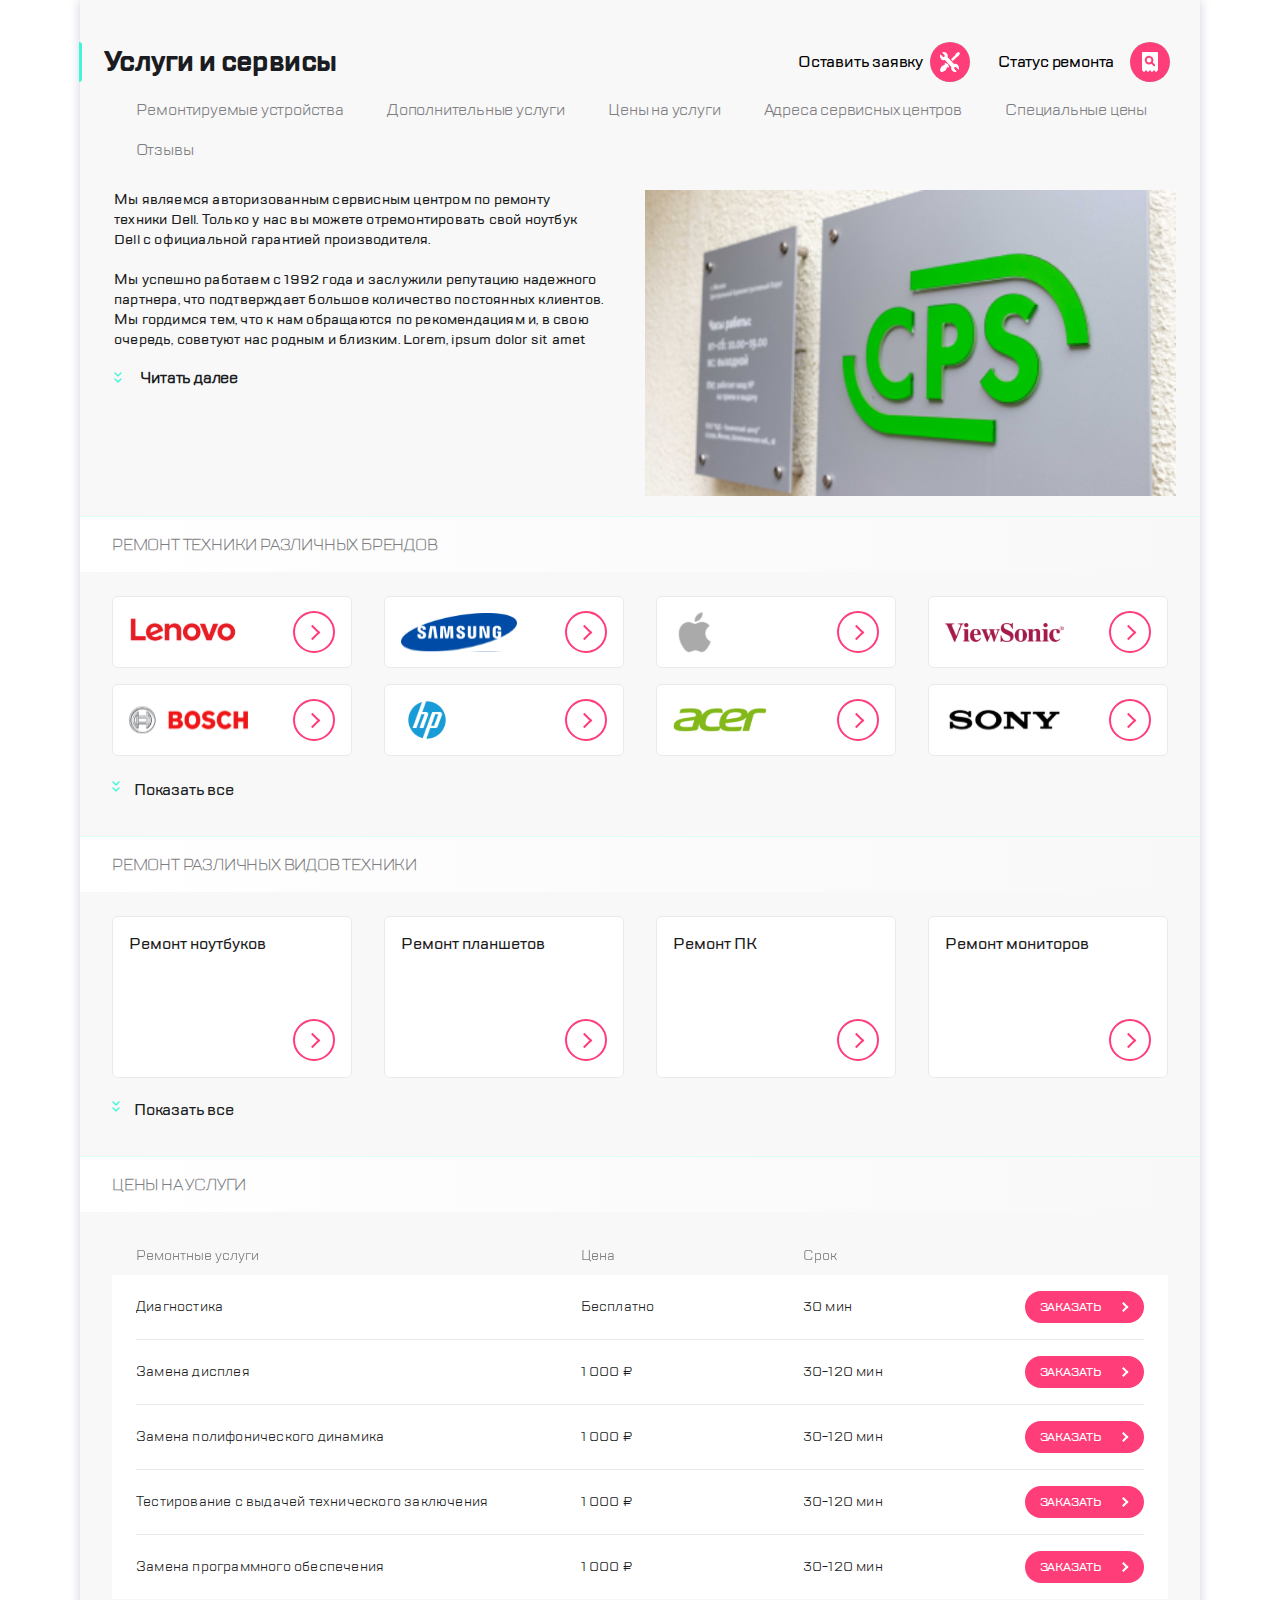
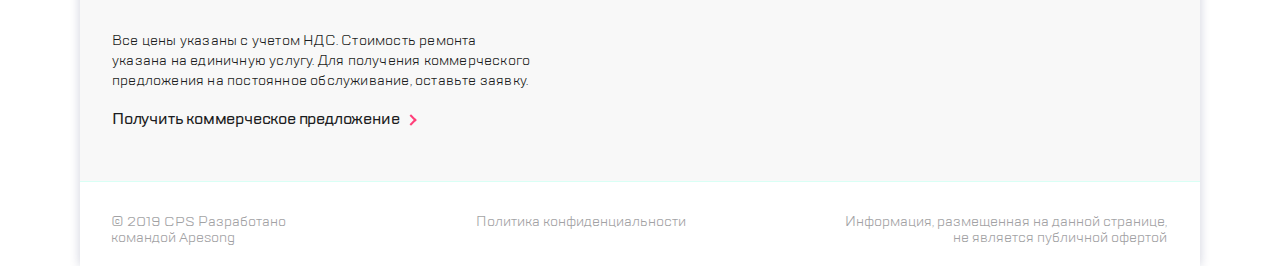
<file: index.html>
<!DOCTYPE html>
<html lang="ru">
  <head>
    <meta charset="UTF-8">
    <meta name="viewport" content="width=device-width,user-scalable=no,initial-scale=1,maximum-scale=1,minimum-scale=1">
    <meta http-equiv="X-UA-Compatible" content="ie=edge">
    <title>Services software</title>
    <link rel="stylesheet" href="https://cdn.jsdelivr.net/npm/swiper@9/swiper-bundle.min.css">
  <link href="style.css" rel="stylesheet"></head>
  <body>
    <div class="page">
      <header class="header">
        <div class="header__buttons">
          <div class="header__elements-left">
            <button class="header__btn header__btn--burger-icon"> </button>
            <a class="header__logo" href="#"></a>
          </div>
          <div class="header__element-right">
            <button class="header__btn call-order--btn"></button>
            <button class="header__btn feedback--btn"></button>
            <button class="header__btn"></button>
            <button class="header__btn"></button>
            <button class="header__btn"></button>
          </div>
        </div>
      </header>
      <nav class="nav__menu">
        <h1 class="nav__menu-title">Услуги и сервисы</h1>
        <div class="nav__menu-buttons">
          <button class="nav__menu-buttons-btn"></button>
          <button class="nav__menu-buttons-btn"></button>
        </div>
        <div class="nav__menu-hidden">
          <ul class="nav__menu-lists">
            <li class="nav__menu-lists-item"><p class="nav__menu-lists-item-text">Ремонтируемые устройства</p></li>
            <li class="nav__menu-lists-item"><p class="nav__menu-lists-item-text">Дополнительные услуги</p></li>
            <li class="nav__menu-lists-item"><p class="nav__menu-lists-item-text">Цены на услуги</p></li>
            <li class="nav__menu-lists-item"><p class="nav__menu-lists-item-text">Адреса сервисных центров</p>
            </li>
            <li class="nav__menu-lists-item"><p class="nav__menu-lists-item-text">Специальные цены</p></li>
            <li class="nav__menu-lists-item">
              <p class="nav__menu-lists-item-text">Отзывы</p>
            </li>
          </ul>
        </div>
      </nav>
      <main class="main">
        <article class="main__company-info">
          <div class="main__company-description">
            <p class="main__company-description-text main__company-description-text--hidden">Мы являемся авторизованным сервисным центром по ремонту техники
              Dell. Только у нас вы можете отремонтировать свой ноутбук Dell с
              официальной гарантией производителя.<br><br>
              Мы успешно работаем с 1992 года и заслужили репутацию надежного
              партнера, что подтверждает большое количество постоянных клиентов.
              Мы гордимся тем, что к нам обращаются по рекомендациям и, в свою
              очередь, советуют нас родным и близким. Lorem, ipsum dolor sit
              amet consectetur adipisicing elit. Quibusdam aperiam id nesciunt
              amet voluptas accusantium eos similique enim eligendi
              exercitationem.</p>
            <button class="main__company-btn-hidden">
              <img src="./img/icon.svg" alt="icon-btn">
              <p>Читать далее</p></button>
          </div>
          <div class="main__company-info-img">
            <img src="./img/company-img.png" alt="img-company">
          </div>
        </article>
        <article class="main_repair-brands swiper">
          <header class="swiper__header">
            <h1 class="swiper__title">Ремонт техники различных брендов</h1>
          </header>
          <div class="items-slider items-slider--hidden swiper-container">
            <ul class="items-slider__wrapper swiper-wrapper">
              <li class="items-slider__card swiper-slide">
                <img class="items-slider__card-image" src="./img/lenovo.svg" alt="lenovo">
                <button class="items-slider__card-button"></button>
              </li>
              <li class="items-slider__card swiper-slide">
                <img class="items-slider__card-image" src="./img/samsung.svg" alt="samsung">
                <button class="items-slider__card-button"></button>
              </li>
              <li class="items-slider__card swiper-slide">
                <img class="items-slider__card-image" src="./img/apple.svg" alt="apple">
                <button class="items-slider__card-button"></button>
              </li>
              <li class="items-slider__card swiper-slide">
                <img class="items-slider__card-image" src="./img/viewsonic.svg" alt="viewsonic">
                <button class="items-slider__card-button"></button>
              </li>
              <li class="items-slider__card swiper-slide">
                <img class="items-slider__card-image" src="./img/bosch.svg" alt="bosch">
                <button class="items-slider__card-button"></button>
              </li>
              <li class="items-slider__card swiper-slide">
                <img class="items-slider__card-image" src="./img/hp.svg" alt="hp">
                <button class="items-slider__card-button"></button>
              </li>
              <li class="items-slider__card swiper-slide">
                <img class="items-slider__card-image" src="./img/acer.svg" alt="acer">
                <button class="items-slider__card-button"></button>
              </li>
              <li class="items-slider__card swiper-slide">
                <img class="items-slider__card-image" src="./img/sony.svg" alt="sony">
                <button class="items-slider__card-button"></button>
              </li>
              <li class="items-slider__card swiper-slide">
                <img class="items-slider__card-image" src="./img/lenovo.svg" alt="lenovo">
                <button class="items-slider__card-button"></button>
              </li>
              <li class="items-slider__card items-slider__card--hidden swiper-slide">
                <img class="items-slider__card-image" src="./img/samsung.svg" alt="lenovo">
                <button class="items-slider__card-button"></button>
              </li>
              <li class="items-slider__card items-slider__card--hidden swiper-slide">
                <img class="items-slider__card-image" src="./img/apple.svg" alt="apple">
                <button class="items-slider__card-button"></button>
              </li>
            </ul>
            <div class="swiper-pagination"></div>
          </div>
          <button class="swiper__btn swiper__btn--hidden-card">
            <img class="swiper__btn-img" src="./img/icon-open.svg" alt="open-ic">
            <p class="swiper__btn-text">Показать все</p>
          </button>
        </article>

        <article class="main_repair-device swiper">
          <header class="swiper__header">
            <h1 class="swiper__title">Ремонт различных видов техники</h1>
          </header>
          <div class="items-slider items-slider--hidden swiper-container">
            <ul class="items-slider__wrapper swiper-wrapper">
              <li class="items-slider__card-device swiper-slide">
                <p class="items-slider__card-device-text">Ремонт ноутбуков</p>
                <button class="items-slider__card-device-button items-slider__card-button"></button>
              </li>
              <li class="items-slider__card-device swiper-slide">
                <p class="items-slider__card-device-text">Ремонт планшетов</p>
                <button class="items-slider__card-device-button items-slider__card-button"></button>
              </li>
              <li class="items-slider__card-device swiper-slide">
                <p class="items-slider__card-device-text">Ремонт ПК</p>
                <button class="items-slider__card-device-button items-slider__card-button"></button>
              </li>
              <li class="items-slider__card-device swiper-slide">
                <p class="items-slider__card-device-text">Ремонт мониторов</p>
                <button class="items-slider__card-device-button items-slider__card-button"></button>
              </li>
              <li class="items-slider__card-device swiper-slide">
                <p class="items-slider__card-device-text">Lorem, ipsum.</p>
                <button class="items-slider__card-device-button items-slider__card-button"></button>
              </li>
              <li class="items-slider__card-device swiper-slide">
                <p class="items-slider__card-device-text">Lorem, ipsum.</p>
                <button class="items-slider__card-device-button items-slider__card-button"></button>
              </li>
              <li class="items-slider__card-device swiper-slide">
                <p class="items-slider__card-device-text">Lorem, ipsum.</p>
                <button class="items-slider__card-device-button items-slider__card-button"></button>
              </li>
              <li class="items-slider__card-device swiper-slide">
                <p class="items-slider__card-device-text">Lorem, ipsum.</p>
                <button class="items-slider__card-device-button items-slider__card-button"></button>
              </li>
              <li class="items-slider__card-device items-slider__card--hidden swiper-slide">
                <p class="items-slider__card-device-text">Lorem, ipsum.</p>
                <button class="items-slider__card-device-button items-slider__card-button"></button>
              </li>
            </ul>
            <div class="swiper-pagination"></div>
          </div>
          <button class="swiper__btn swiper__btn--hidden-card">
            <img class="swiper__btn-img" src="./img/icon-open.svg" alt="open-ic">
            <p class="swiper__btn-text">Показать все</p>
          </button>
        </article>

        <article class="main_repair-price swiper">
          <header class="swiper__header">
            <h1 class="swiper__title">цены на услуги</h1>
          </header>
          <div class="items-slider items-slider--hidden swiper-container">
            <ul class="items-slider__wrapper swiper-wrapper">
              <li class="items-slider__card-price swiper-slide">
                <div class="items-slider__card-price-info">
                  <p class="items-slider__card-price-info-title">Ремонтные услуги</p>
                  <p class="items-slider__card-price-info-description">Диагностика</p>
                </div>
                <div class="items-slider__card-price-info">
                  <p class="items-slider__card-price-info-title">Цена</p>
                  <p class="items-slider__card-price-info-description">Бесплатно</p>
                </div>
                <div class="items-slider__card-price-info">
                  <p class="items-slider__card-price-info-title">Срок</p>
                  <p class="items-slider__card-price-info-description">30 мин</p>
                </div>
                <button class="items-slider__card-price-btn"></button>
              </li>
              <li class="items-slider__card-price swiper-slide">
                <div class="items-slider__card-price-info">
                  <p class="items-slider__card-price-info-title">Ремонтные услуги</p>
                  <p class="items-slider__card-price-info-description">Замена дисплея</p>
                </div>
                <div class="items-slider__card-price-info">
                  <p class="items-slider__card-price-info-title">Цена</p>
                  <p class="items-slider__card-price-info-description">1 000 ₽</p>
                </div>
                <div class="items-slider__card-price-info">
                  <p class="items-slider__card-price-info-title">Срок</p>
                  <p class="items-slider__card-price-info-description">30-120 мин</p>
                </div>
                <button class="items-slider__card-price-btn"></button>
              </li>
              <li class="items-slider__card-price swiper-slide">
                <div class="items-slider__card-price-info">
                  <p class="items-slider__card-price-info-title">Ремонтные услуги</p>
                  <p class="items-slider__card-price-info-description">Замена полифонического динамика</p>
                </div>
                <div class="items-slider__card-price-info">
                  <p class="items-slider__card-price-info-title">Цена</p>
                  <p class="items-slider__card-price-info-description">1 000 ₽</p>
                </div>
                <div class="items-slider__card-price-info">
                  <p class="items-slider__card-price-info-title">Срок</p>
                  <p class="items-slider__card-price-info-description">30-120 мин</p>
                </div>
                <button class="items-slider__card-price-btn"></button>
              </li>
              <li class="items-slider__card-price swiper-slide">
                <div class="items-slider__card-price-info">
                  <p class="items-slider__card-price-info-title">Ремонтные услуги</p>
                  <p class="items-slider__card-price-info-description">Тестирование с выдачей технического заключения</p>
                </div>
                <div class="items-slider__card-price-info">
                  <p class="items-slider__card-price-info-title">Цена</p>
                  <p class="items-slider__card-price-info-description">1 000 ₽</p>
                </div>
                <div class="items-slider__card-price-info">
                  <p class="items-slider__card-price-info-title">Срок</p>
                  <p class="items-slider__card-price-info-description">30-120 мин</p>
                </div>
                <button class="items-slider__card-price-btn"></button>
              </li>
              <li class="items-slider__card-price swiper-slide">
                <div class="items-slider__card-price-info">
                  <p class="items-slider__card-price-info-title">Ремонтные услуги</p>
                  <p class="items-slider__card-price-info-description">Замена программного обеспечения</p>
                </div>
                <div class="items-slider__card-price-info">
                  <p class="items-slider__card-price-info-title">Цена</p>
                  <p class="items-slider__card-price-info-description">1 000 ₽</p>
                </div>
                <div class="items-slider__card-price-info">
                  <p class="items-slider__card-price-info-title">Срок</p>
                  <p class="items-slider__card-price-info-description">30-120 мин</p>
                </div>
                <button class="items-slider__card-price-btn"></button>
              </li>
            </ul>
            <div class="swiper-pagination"></div>
          </div>
          <div class="main-repair-price__additional-info">
            <p class="additional-info__text">Все цены указаны с учетом НДС. Стоимость ремонта указана на
              единичную услугу. Для получения коммерческого предложения на
              постоянное обслуживание, оставьте заявку.</p>
            <button class="additional-info__btn">
              <p class="additional-info__btn-text">Получить коммерческое предложение
                <span class="additional-info__btn-icon"></span></p>
            </button>
          </div>
        </article>
      </main>
      <footer class="footer">
        <p class="footer__text">© 2019 CPS Разработано командой Apesong </p>
        <p class="footer__text">Политика конфиденциальности</p>
        <p class="footer__text">Информация, размещенная на данной странице, не является публичной
          офертой</p>
      </footer>
    </div>

    <aside class="sidebar" id="sidebar">
      <header class="sidebar__header">
        <div class="sidebar__header-buttons">
          <button class="sidebar__header-btn sidebar__btn--icon header__btn--burger-icon" aria-label="Закрыть боковое меню">
          </button>
          <div class="sidebar__header-btn">
            <a class="sidebar__header-btn--link" href="#"></a>
          </div>
          <button class="sidebar__header-btn sidebar__btn--icon" aria-label="Поиск">
          </button>
        </div>
      </header>
      <main class="sidebar__main">
        <nav class="sidebar__main-paragraph">
          <ul class="sidebar__main-paragraph-items">
            <li class="sidebar__main-paragraph-item">
              <a href="#" aria-label="Ремонт техники">Ремонт техники</a>
            </li>
            <li class="sidebar__main-paragraph-item">
              <a href="#" aria-label="Услуги и сервисы">Услуги и сервисы</a>
            </li>
            <li class="sidebar__main-paragraph-item">
              <a href="#" aria-label="Корпоративным клиентам">Корпоративным клиентам</a>
            </li>
            <li class="sidebar__main-paragraph-item">
              <a href="#" aria-label="Продавцам техники">Продавцам техники</a>
            </li>
            <li class="sidebar__main-paragraph-item">
              <a href="#" aria-label="Партнерам">Партнерам</a>
            </li>
            <li class="sidebar__main-paragraph-item">
              <a href="#" aria-label="Производителям">Производителям</a>
            </li>
            <li class="sidebar__main-paragraph-item">
              <a href="#" aria-label="Наши сервисные центры">Наши сервисные центры</a>
            </li>
            <li class="sidebar__main-paragraph-item">
              <a href="#" aria-label="Контакты">Контакты</a>
            </li>
          </ul>
        </nav>
      </main>
      <footer class="sidebar__footer">
        <div class="sidebar__footer-buttons">
          <button class="sidebar__footer-btn sidebar__btn--icon call-order--btn" aria-label="Позвонить нам button-icon"></button>
          <button class="sidebar__footer-btn sidebar__btn--icon feedback--btn" aria-label="Написать нам"></button>
          <button class="sidebar__footer-btn sidebar__btn--icon" aria-label="Личный кабинет"></button>
        </div>
        <div class="sidebar__footer-contact">
          <a class="sidebar__footer-contact-item" href="mailto:mail@cps.com" title="Написать нам">mail@cps.com</a>
          <a class="sidebar__footer-contact-item" href="tel:+88008908900" title="Позвонить нам">8 800 890 8900</a>
        </div>
        <ul class="sidebar__footer-translation">
          <li class="sidebar__footer-translation-btn">
            <input class="sidebar__footer-translation-btn--checked" type="radio" name="translation" id="ru" checked="checked">
            <label class="sidebar__footer-translation-btn--checked-text" for="ru">RU</label>
          </li>
          <li class="sidebar__footer-translation-btn">
            <input class="sidebar__footer-translation-btn--checked" type="radio" name="translation" id="en">
            <label class="sidebar__footer-translation-btn--checked-text" for="en">EN</label>
          </li>
          <li class="sidebar__footer-translation-btn">
            <input class="sidebar__footer-translation-btn--checked" type="radio" name="translation" id="ch">
            <label class="sidebar__footer-translation-btn--checked-text" for="ch">CH</label>
          </li>
        </ul>
      </footer>
    </aside>
    <div class="feedback">
      <button class="feedback-btn--close"></button>
      <h1 class="feedback__title">Обратная связь</h1>
      <form class="feedback__form" action="#" method="post">
        <input class="feedback__form-input" type="text" placeholder="Имя" required>
        <input class="feedback__form-input" type="text" placeholder="Телефон" required>
        <input class="feedback__form-input" type="text" placeholder="Электронная почта" required>
        <input class="feedback__form-input" type="text" placeholder="Сообщение" required aria-label="">
        <p class="feedback__form-text">Нажимая “отправить”, вы даете согласие на
          <a class="feedback__form-text--link" href="#">обработку персональных данных</a>
          и соглашаетесь с нашей
          <a class="feedback__form-text--link" href="#">политикой конфиденциальности</a></p>
        <button class="feedback__form-btn" type="submit"></button> </form></div>
    <div class="call-order">
      <button class="call-order-btn--close"></button>
      <h1 class="call-order__title">Заказать звонок</h1>
      <form class="call-order__form" action="#" method="post">
        <input class="call-order__form-input" type="text" placeholder="Телефон" required>
        <p class="call-order__form-text">Нажимая “отправить”, вы даете согласие на
          <a class="call-order__form-text--link" href="#">обработку персональных данных</a>
          и соглашаетесь с нашей
          <a class="call-order__form-text--link" href="#">политикой конфиденциальности</a></p>
        <button class="call-order__form-btn" type="submit"></button>
      </form>
    </div>
    <script src="https://cdn.jsdelivr.net/npm/swiper@9/swiper-bundle.min.js"></script>
  <script type="text/javascript" src="./js/bundle.js"></script></body>
</html>
</file>
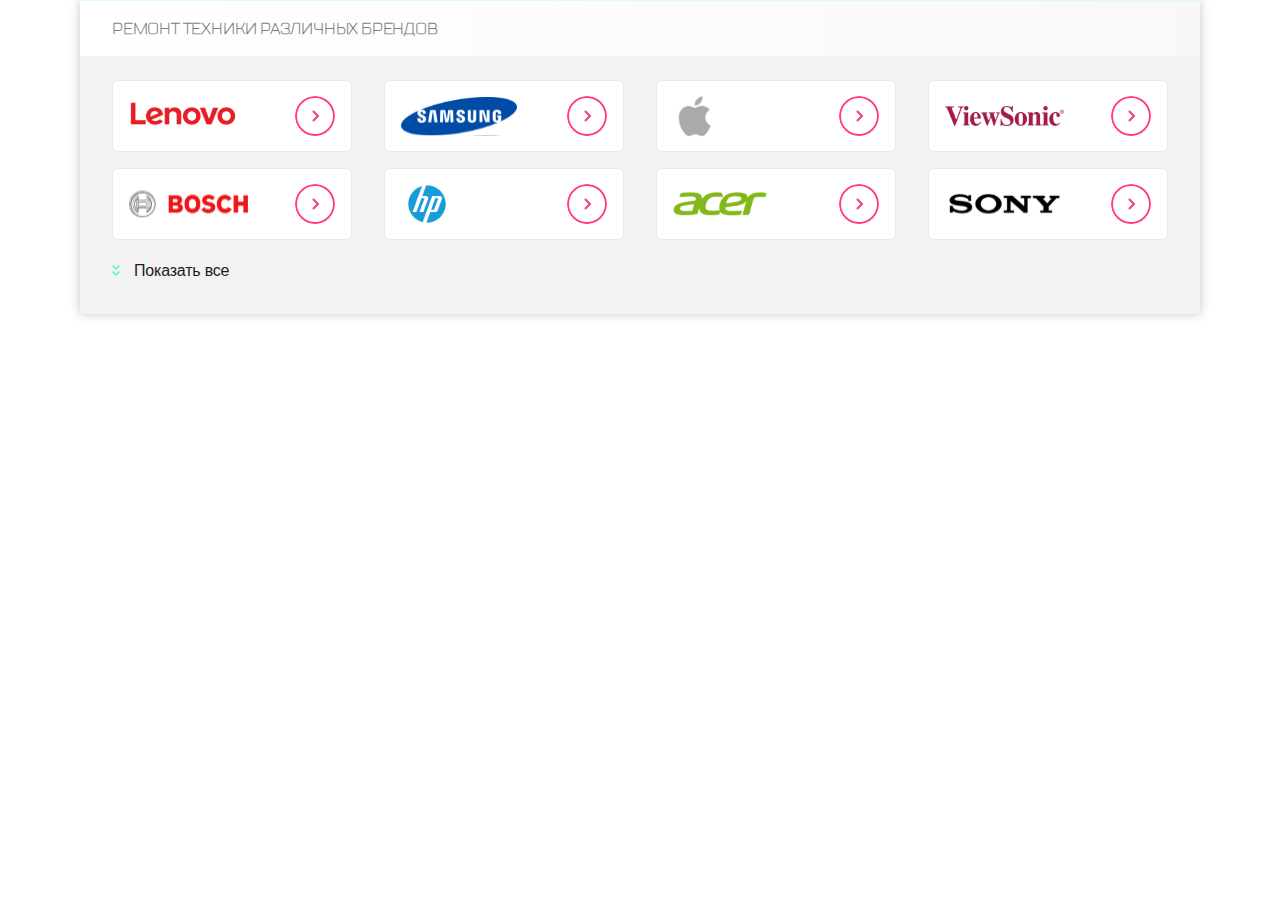
<file: foo/index.html>
<!DOCTYPE html>
<html lang="en">
  <head>
    <meta charset="UTF-8" />
    <meta http-equiv="X-UA-Compatible" content="IE=edge" />
    <meta name="viewport" content="width=device-width, initial-scale=1.0" />
    <link
      rel="stylesheet"
      href="https://cdn.jsdelivr.net/npm/swiper@9/swiper-bundle.min.css"
    />
    <link rel="stylesheet" href="style.css" />
    <title>swiper</title>
  </head>
  <body>
    <section class="swiper">
      <header class="swiper__header">
        <h1 class="swiper__title">Ремонт техники различных брендов</h1>
      </header>
      <div class="items-slider items-slider--hidden swiper-container">
        <ul class="items-slider__wrapper swiper-wrapper">
          <li class="items-slider__card swiper-slide">
            <img
              class="items-slider__card-image"
              src="/foo/img/lenovo.svg"
              alt="lenovo"
            />
            <button class="items-slider__card-button"></button>
          </li>
          <li class="items-slider__card swiper-slide">
            <img
              class="items-slider__card-image"
              src="/foo/img/samsung.svg"
              alt="samsung"
            />
            <button class="items-slider__card-button"></button>
          </li>
          <li class="items-slider__card swiper-slide">
            <img
              class="items-slider__card-image"
              src="/foo/img/apple.svg"
              alt="apple"
            />
            <button class="items-slider__card-button"></button>
          </li>
          <li class="items-slider__card swiper-slide">
            <img
              class="items-slider__card-image"
              src="/foo/img/viewsonic.svg"
              alt="viewsonic"
            />
            <button class="items-slider__card-button"></button>
          </li>
          <li class="items-slider__card swiper-slide">
            <img
              class="items-slider__card-image"
              src="/foo/img/bosch.svg"
              alt="bosch"
            />
            <button class="items-slider__card-button"></button>
          </li>
          <li class="items-slider__card swiper-slide">
            <img
              class="items-slider__card-image"
              src="/foo/img/hp.svg"
              alt="hp"
            />
            <button class="items-slider__card-button"></button>
          </li>
          <li class="items-slider__card swiper-slide">
            <img
              class="items-slider__card-image"
              src="/foo/img/acer.svg"
              alt="acer"
            />
            <button class="items-slider__card-button"></button>
          </li>
          <li class="items-slider__card swiper-slide">
            <img
              class="items-slider__card-image"
              src="/foo/img/sony.svg"
              alt="sony"
            />
            <button class="items-slider__card-button"></button>
          </li>
          <li class="items-slider__card swiper-slide">
            <img
              class="items-slider__card-image"
              src="/foo/img/lenovo.svg"
              alt="lenovo"
            />
            <button class="items-slider__card-button"></button>
          </li>
          <li
            class="items-slider__card items-slider__card--hidden swiper-slide"
          >
            <img
              class="items-slider__card-image"
              src="/foo/img/samsung.svg"
              alt="lenovo"
            />
            <button class="items-slider__card-button"></button>
          </li>
          <li
            class="items-slider__card items-slider__card--hidden swiper-slide"
          >
            <img
              class="items-slider__card-image"
              src="/foo/img/apple.svg"
              alt="apple"
            />
            <button class="items-slider__card-button"></button>
          </li>
        </ul>
        <div class="swiper-pagination"></div>
      </div>
      <button class="swiper__btn swiper__btn--hidden-card">
        <img
          class="swiper__btn-img"
          src="/foo/icon/icon-open.svg"
          alt="open-ic"
        />
        <p class="swiper__btn-text">Показать все</p>
      </button>
    </section>
    <script src="https://cdn.jsdelivr.net/npm/swiper@9/swiper-bundle.min.js"></script>
    <script src="script.js"></script>
  </body>
</html>
</file>
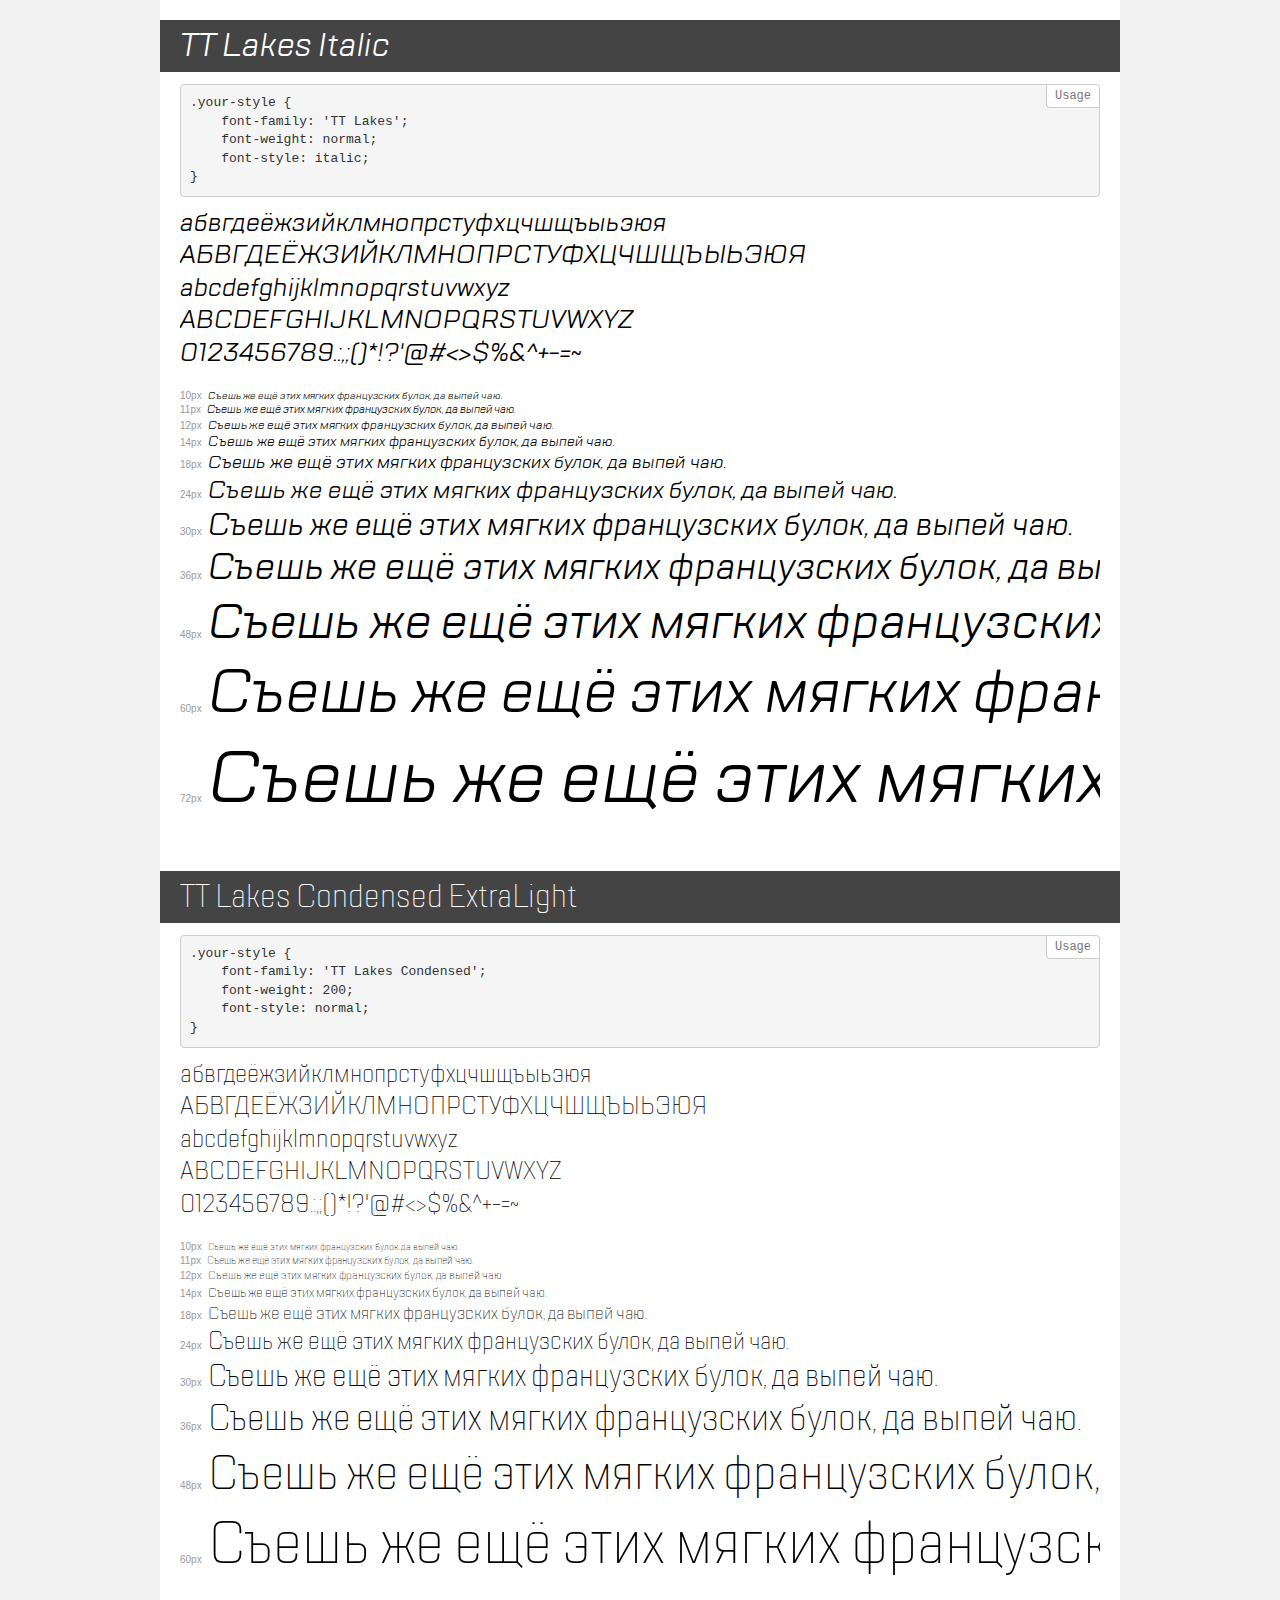
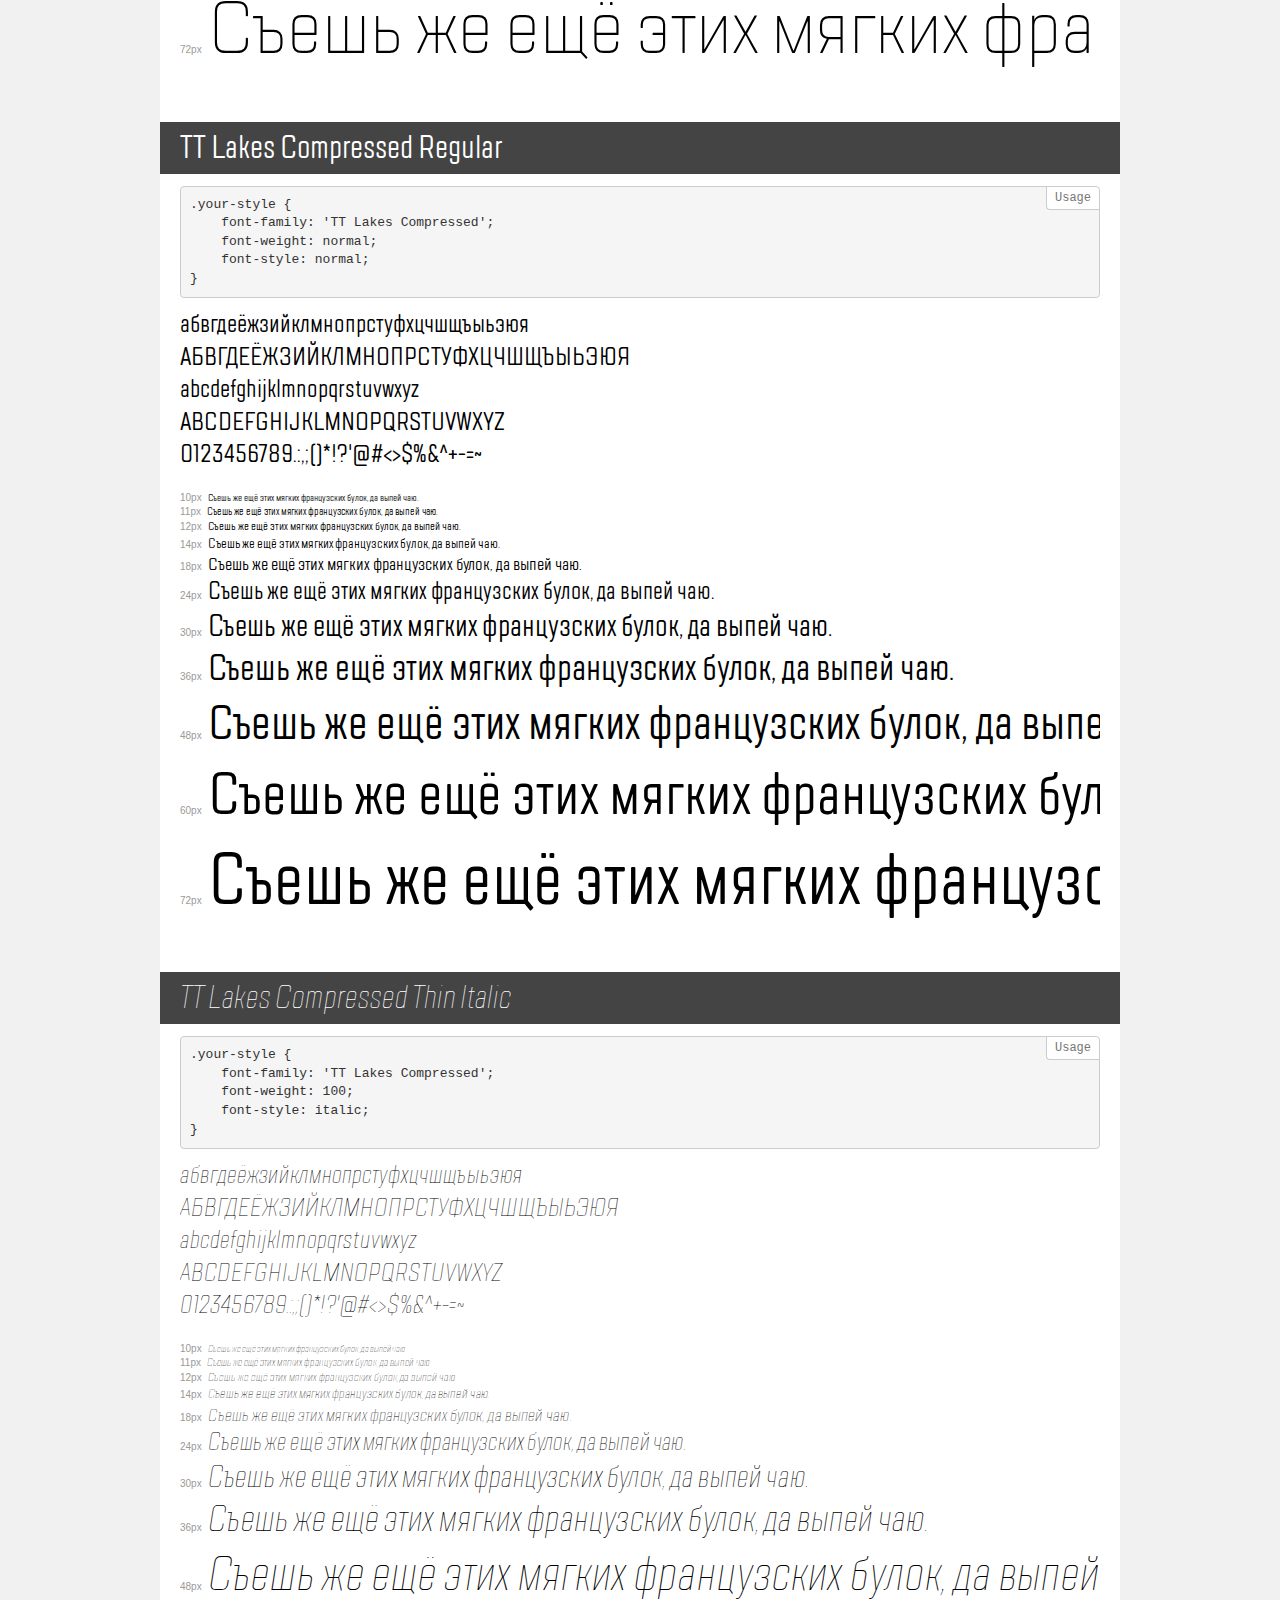
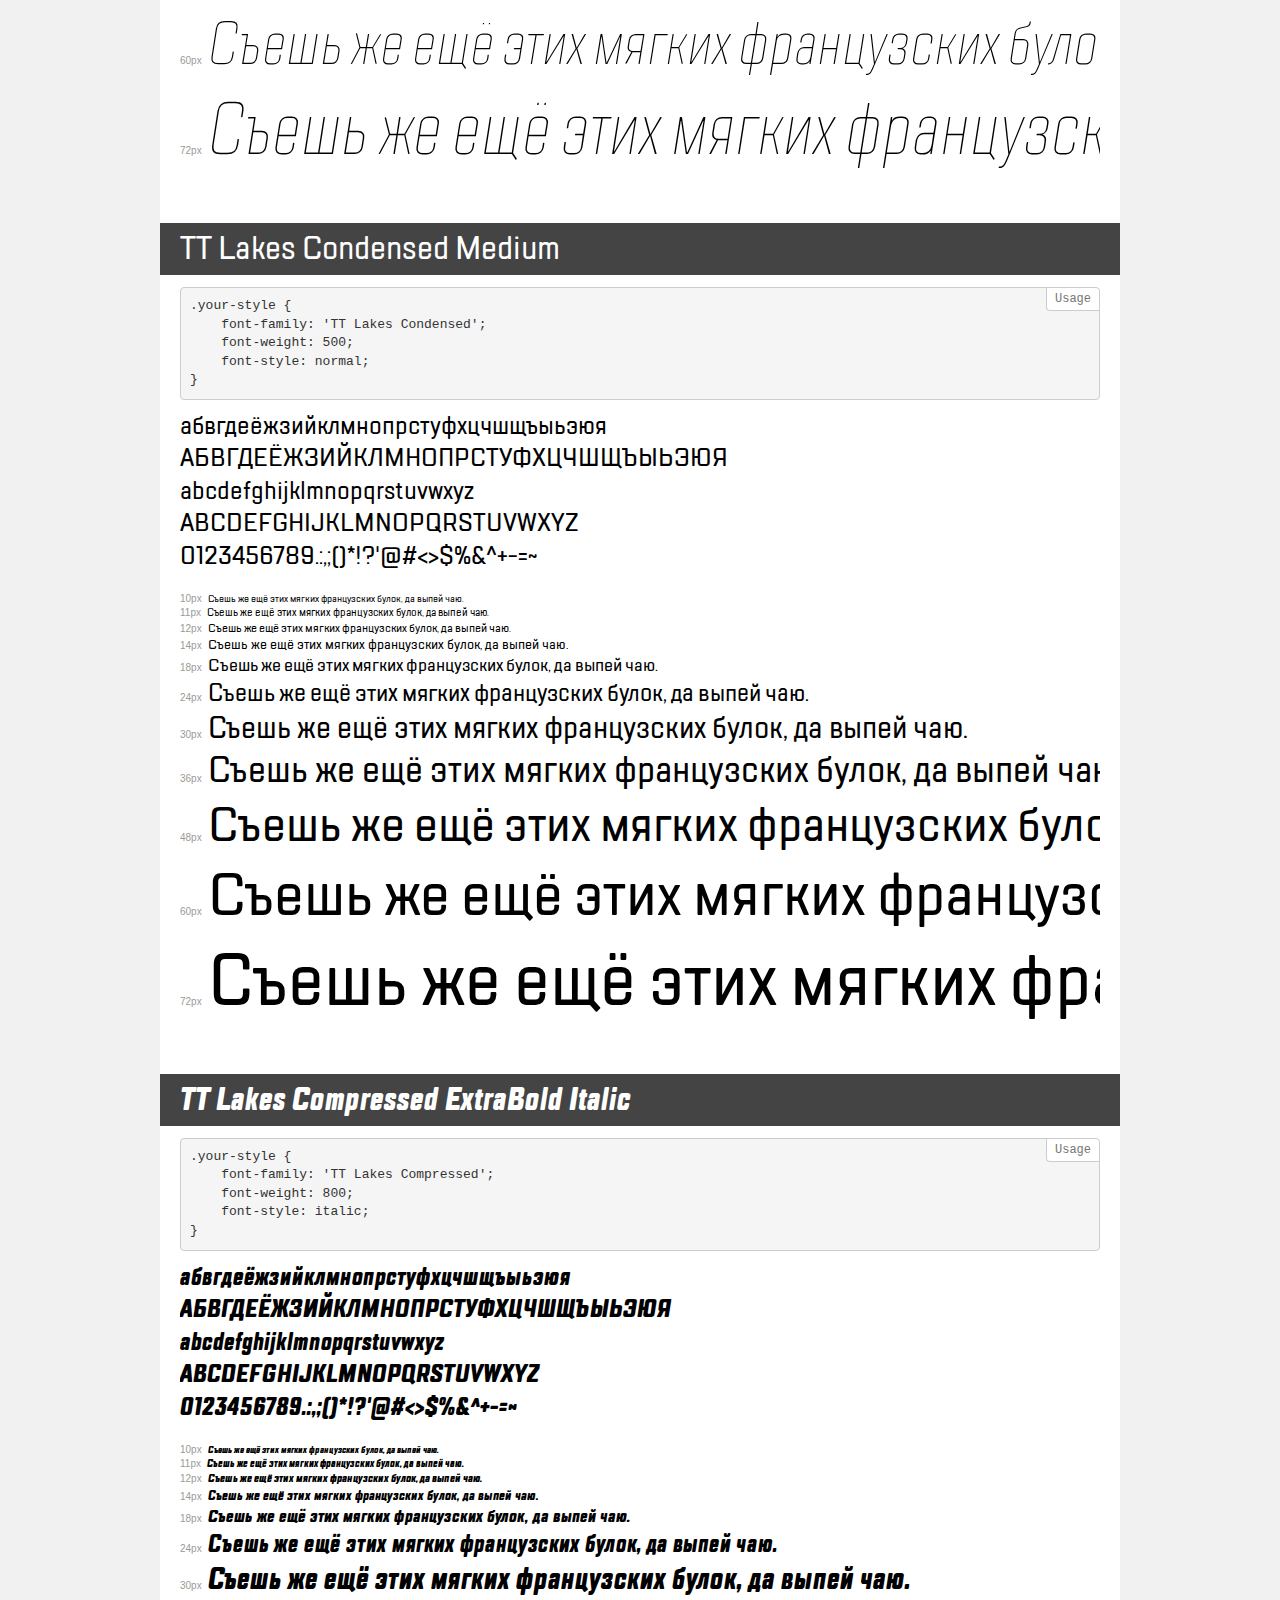
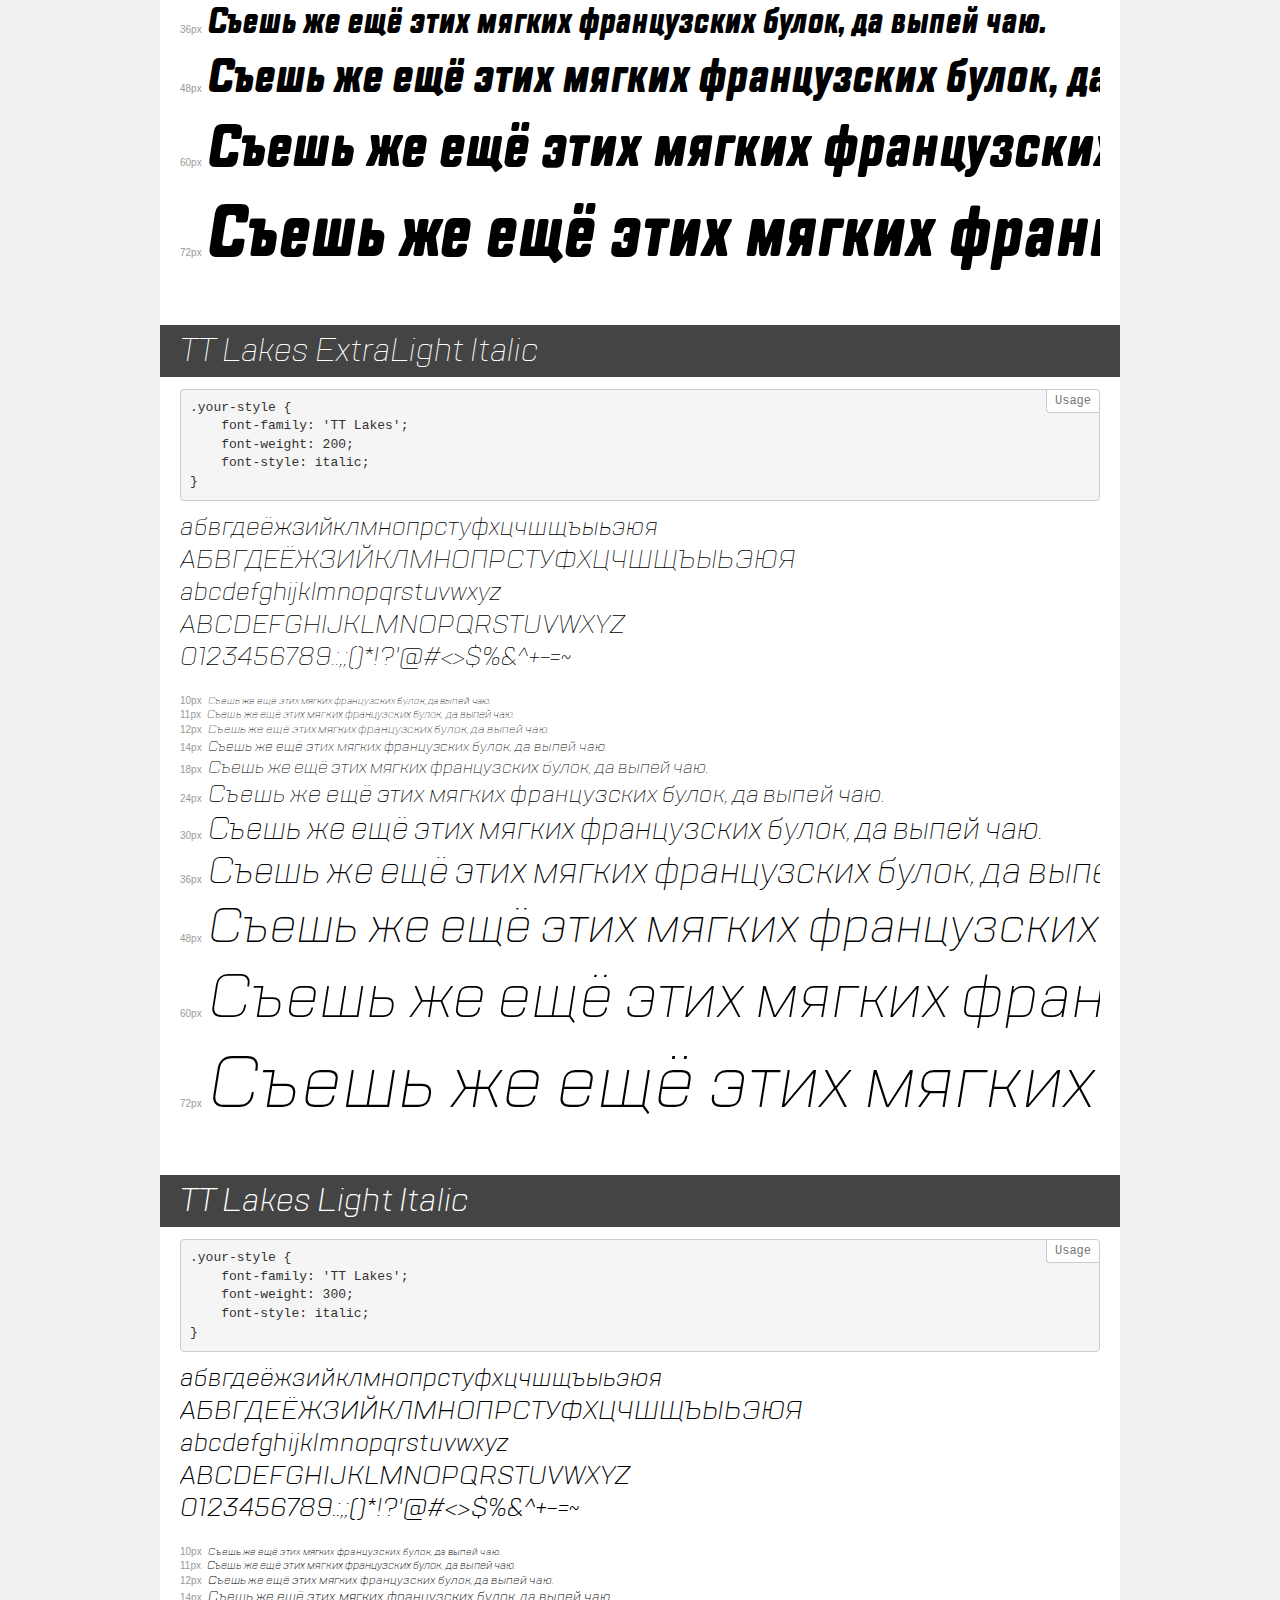
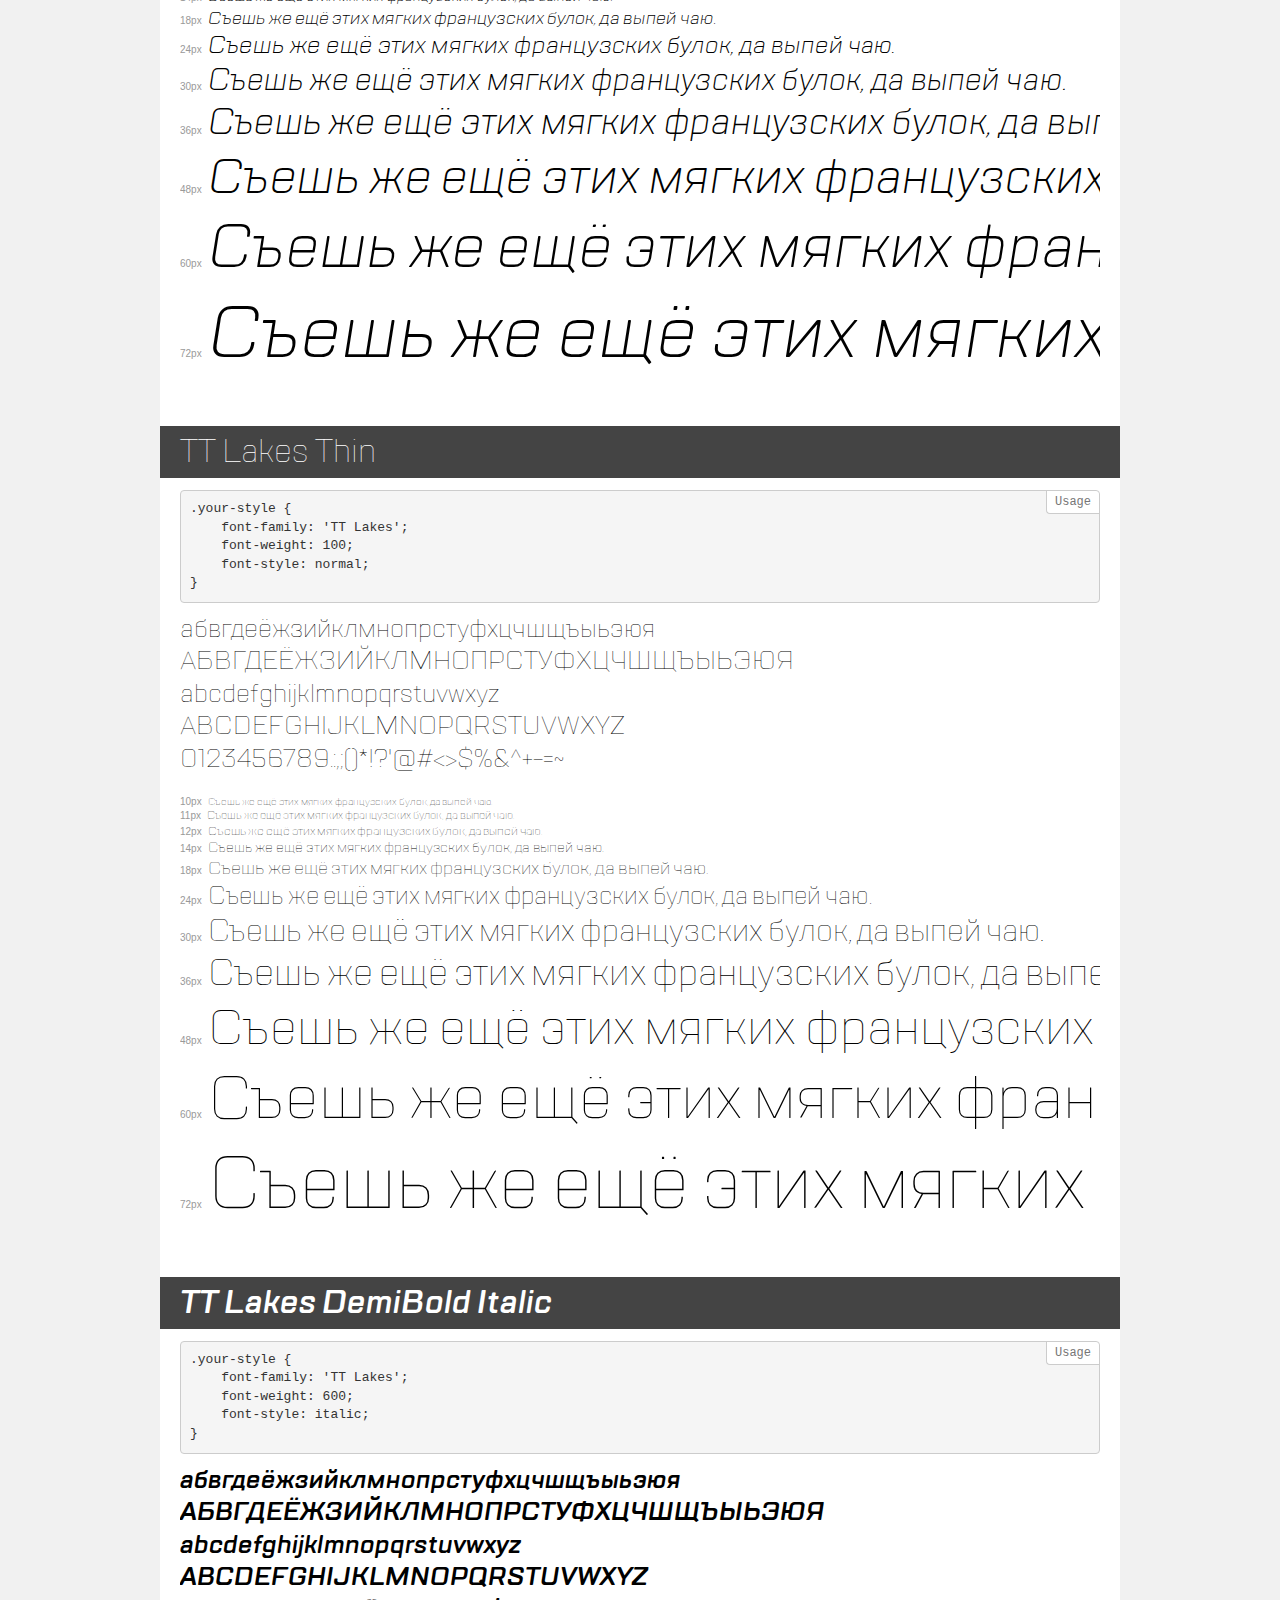
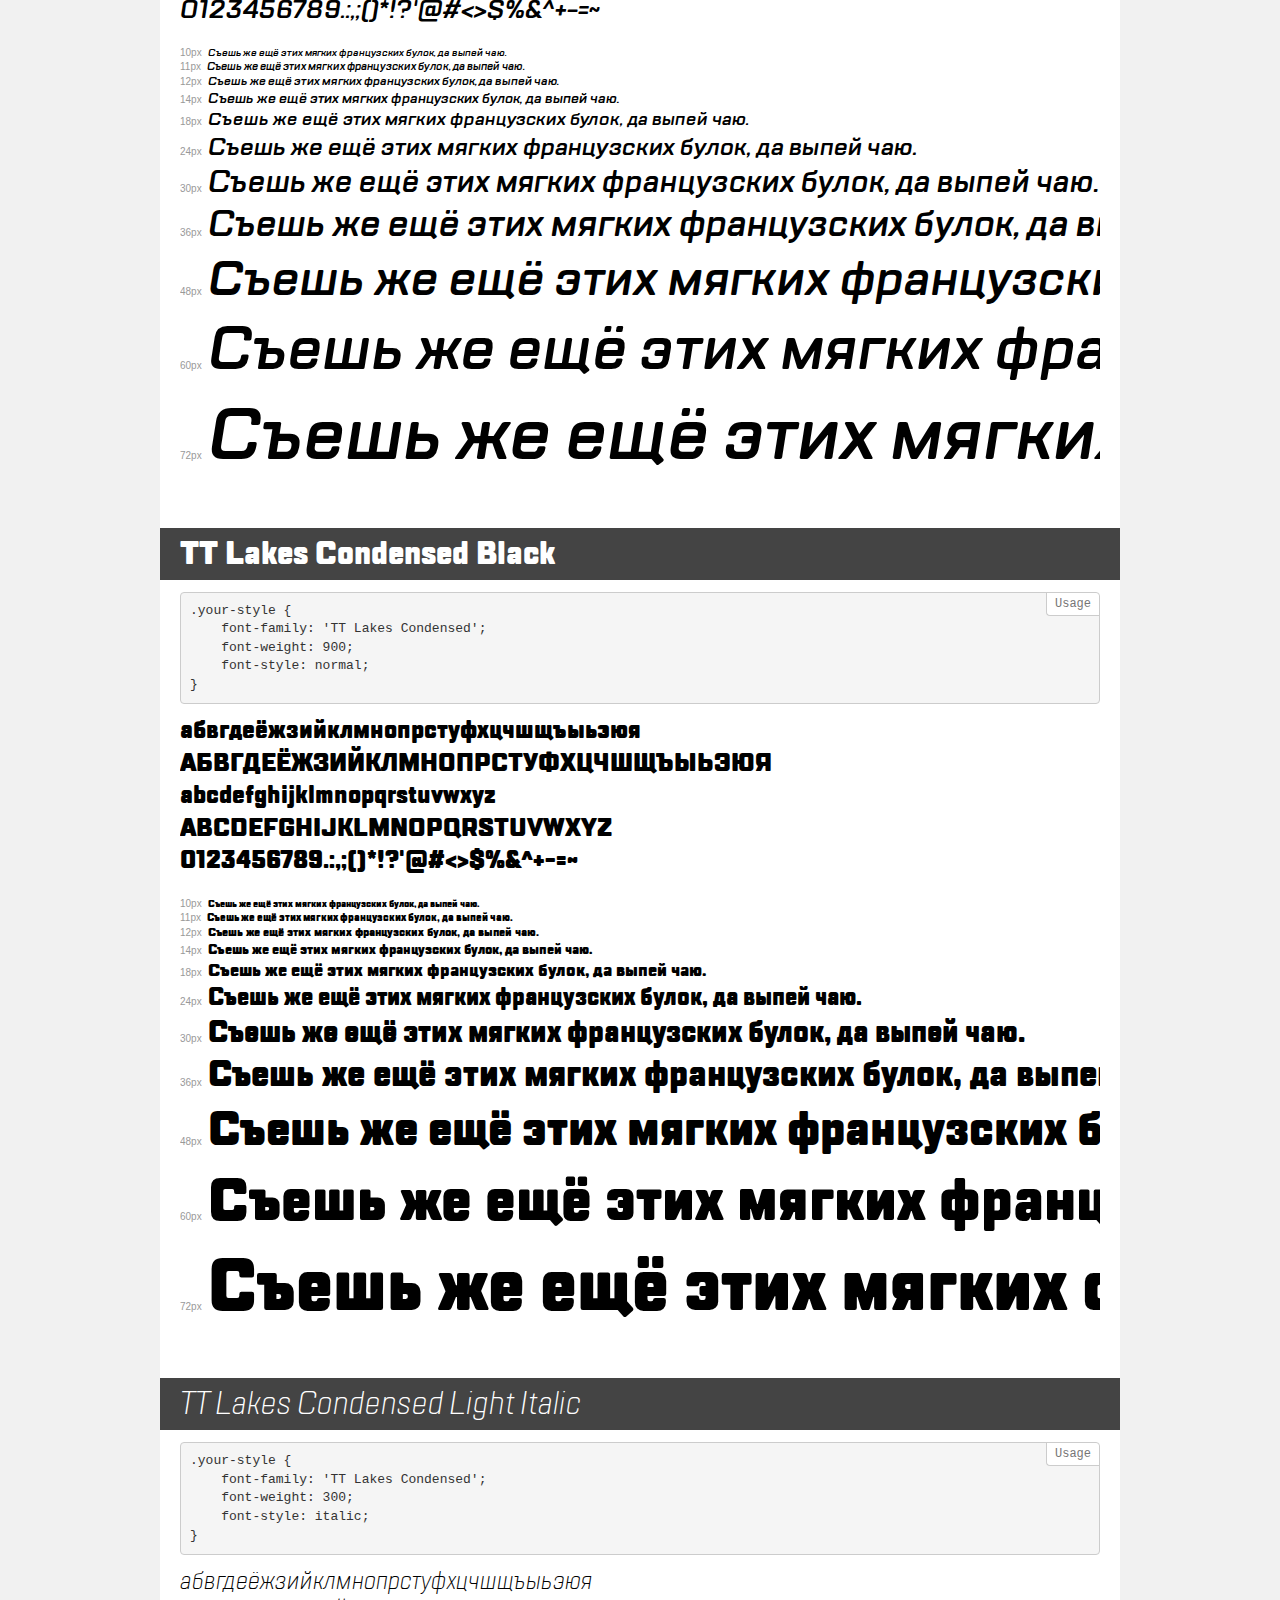
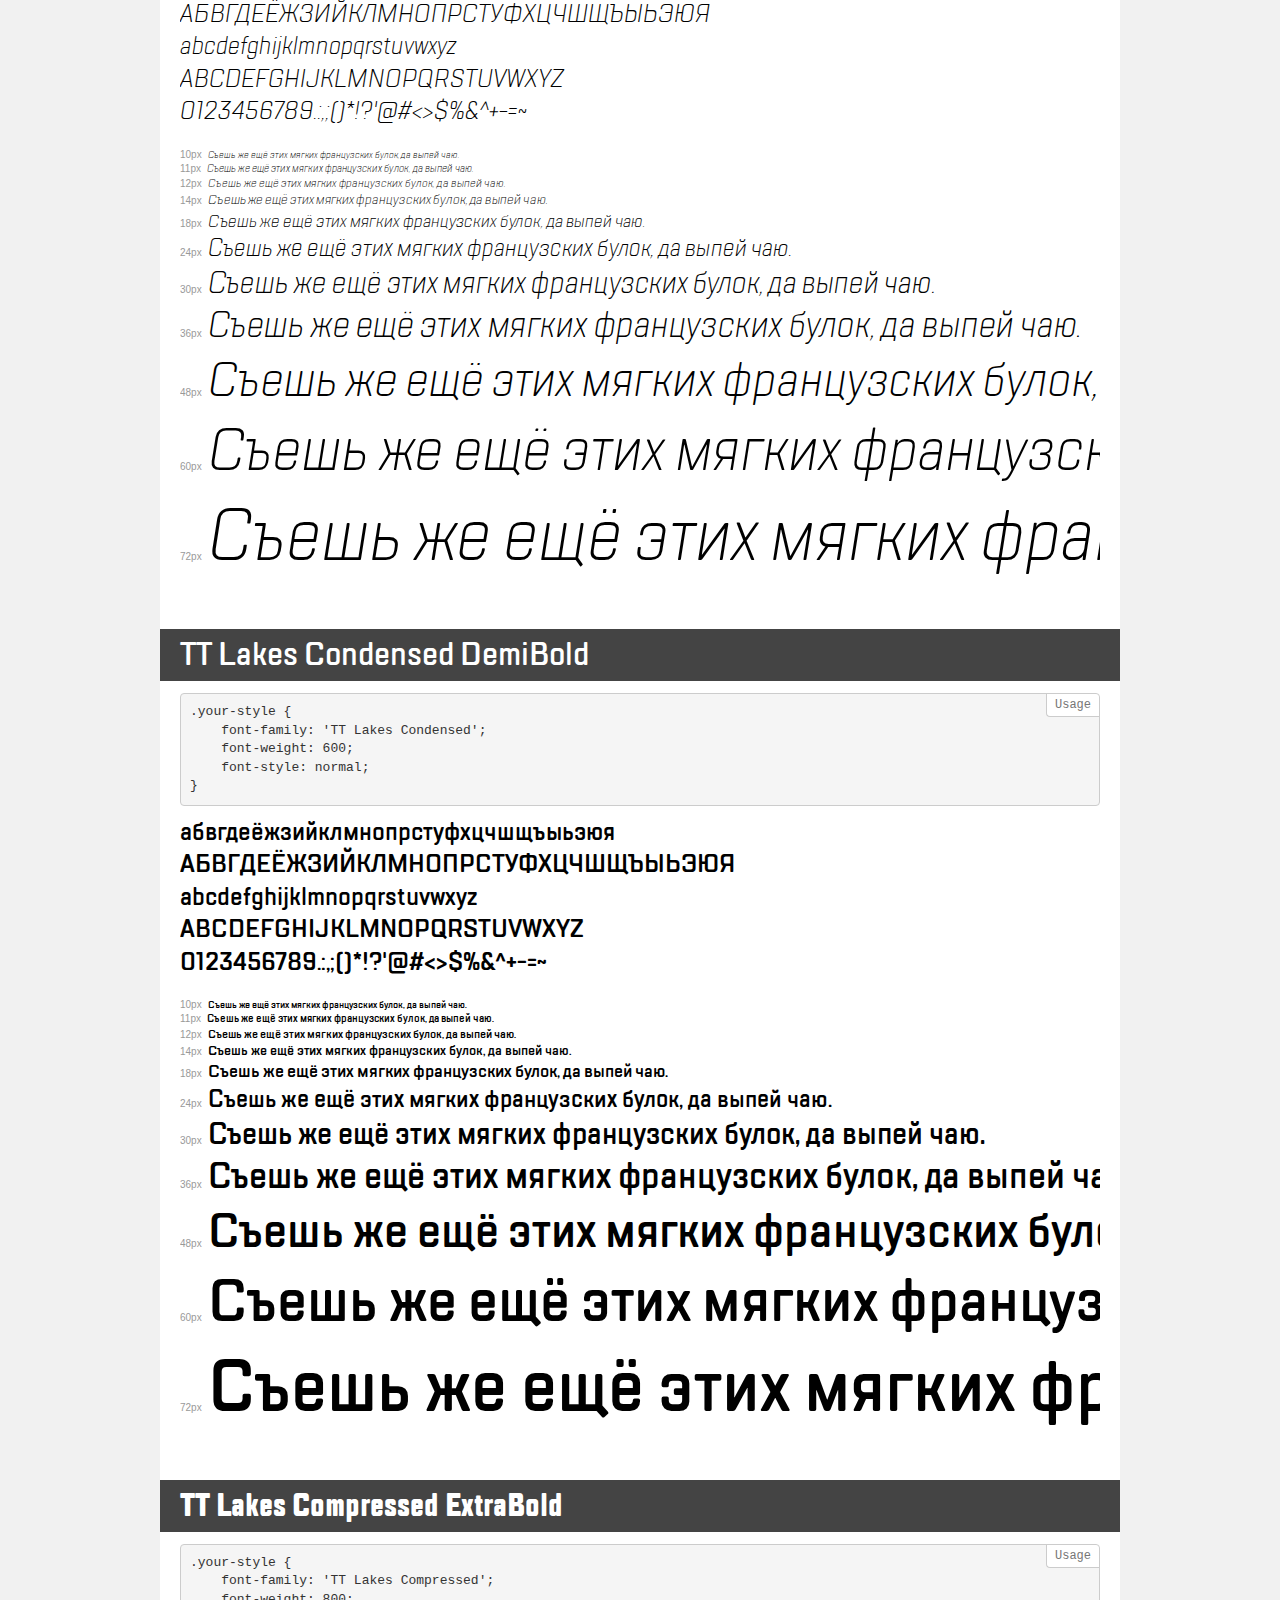
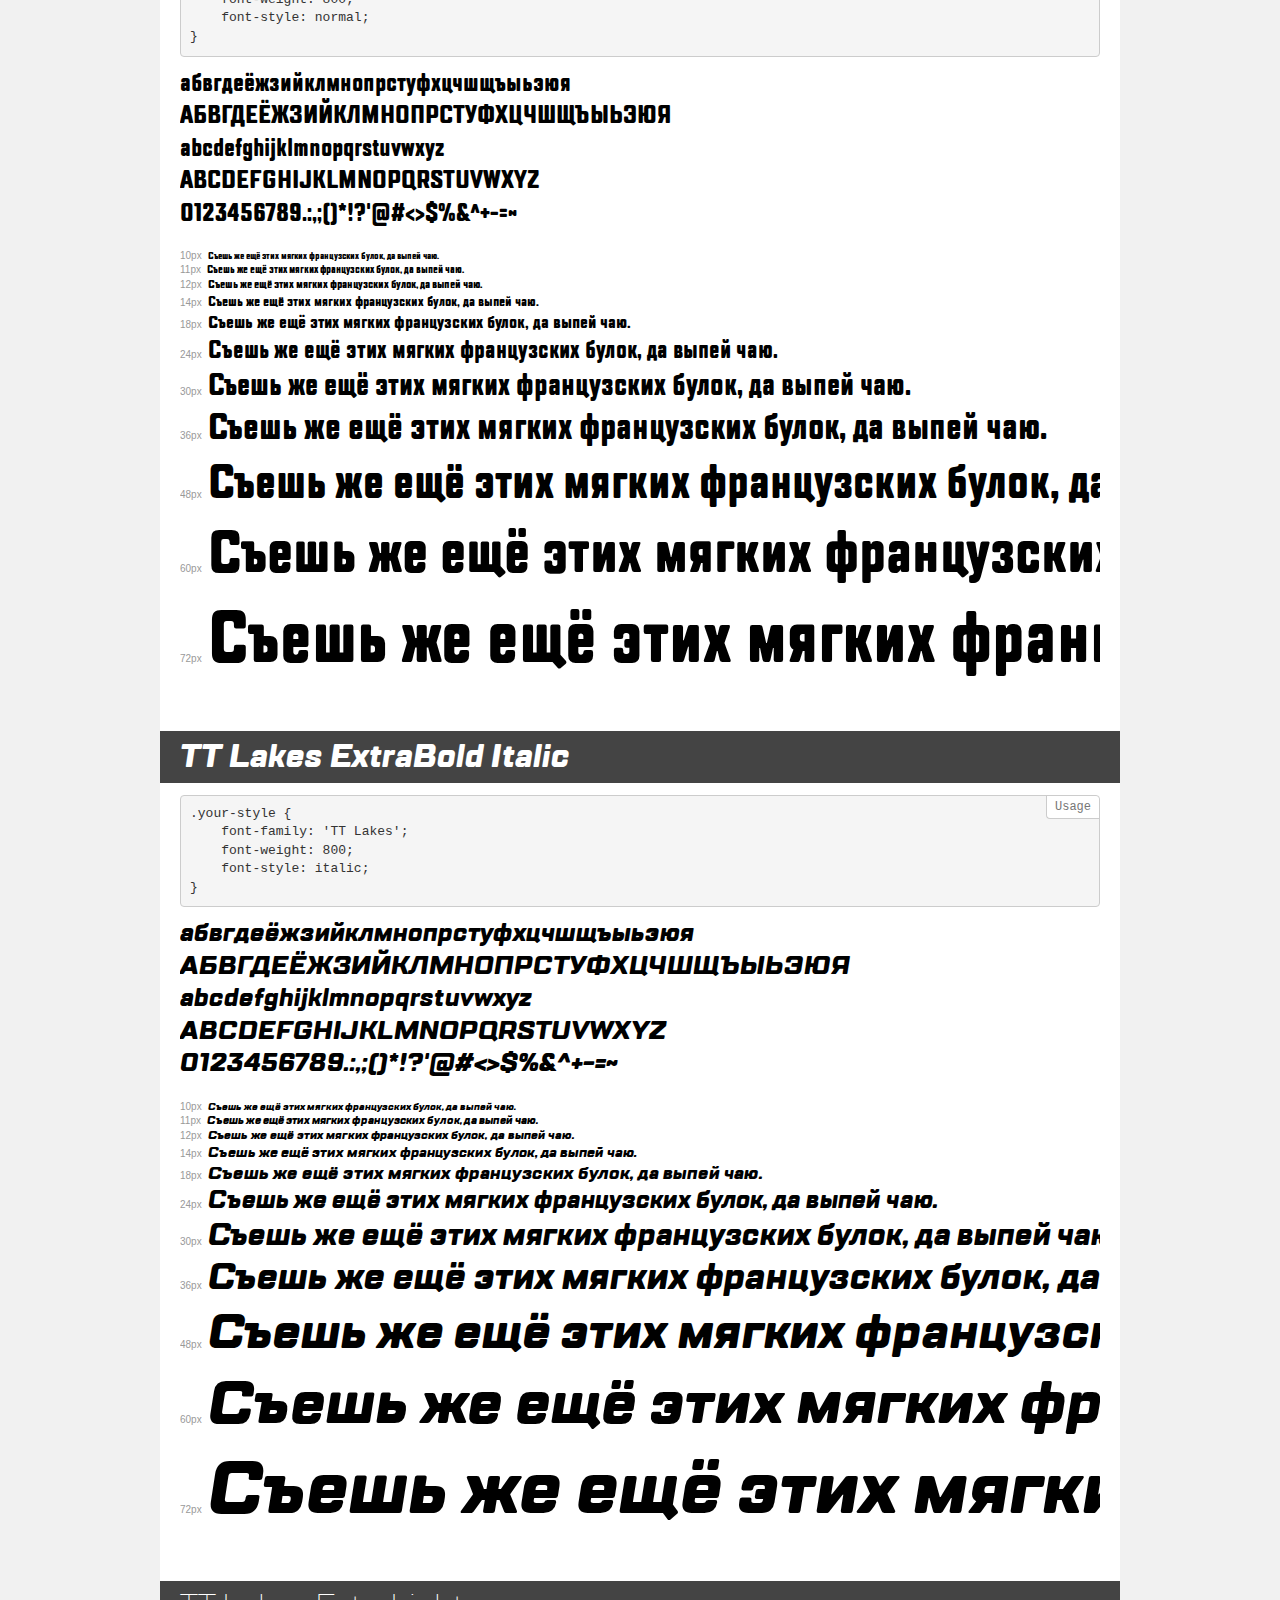
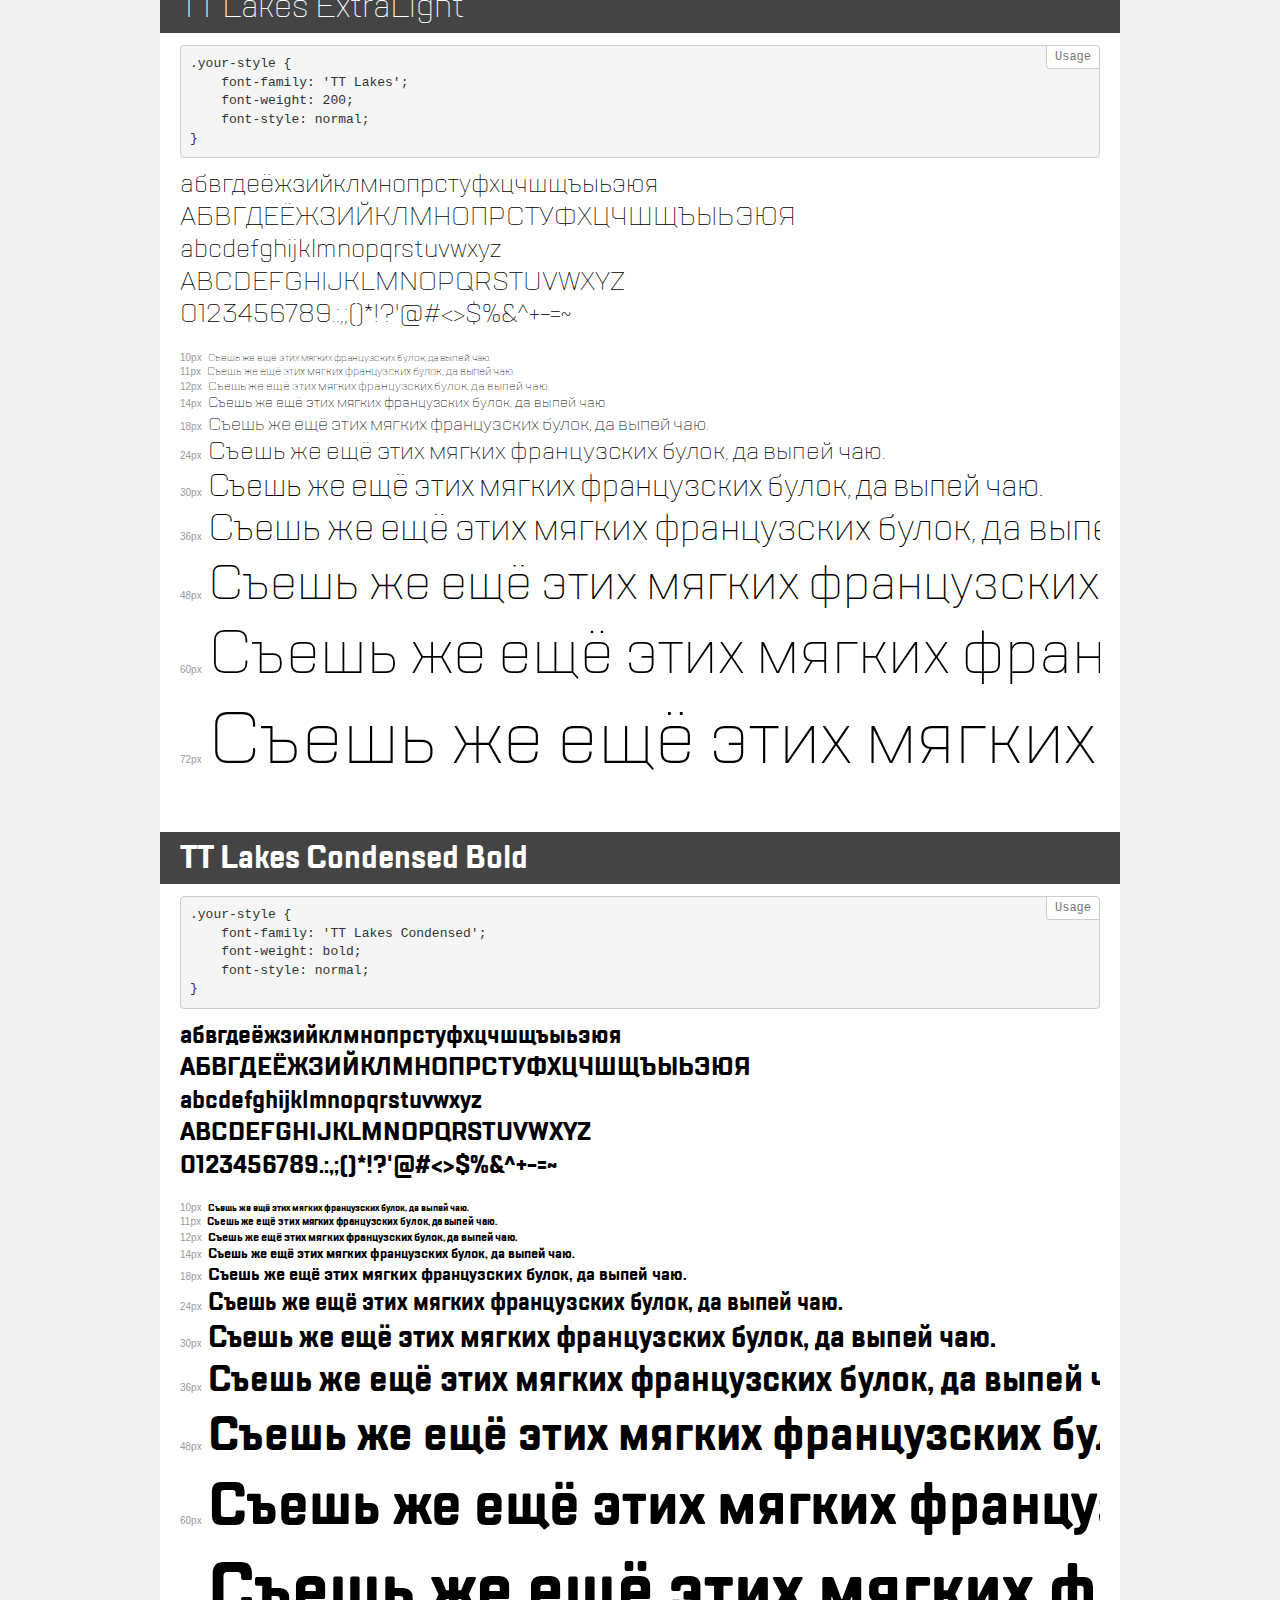
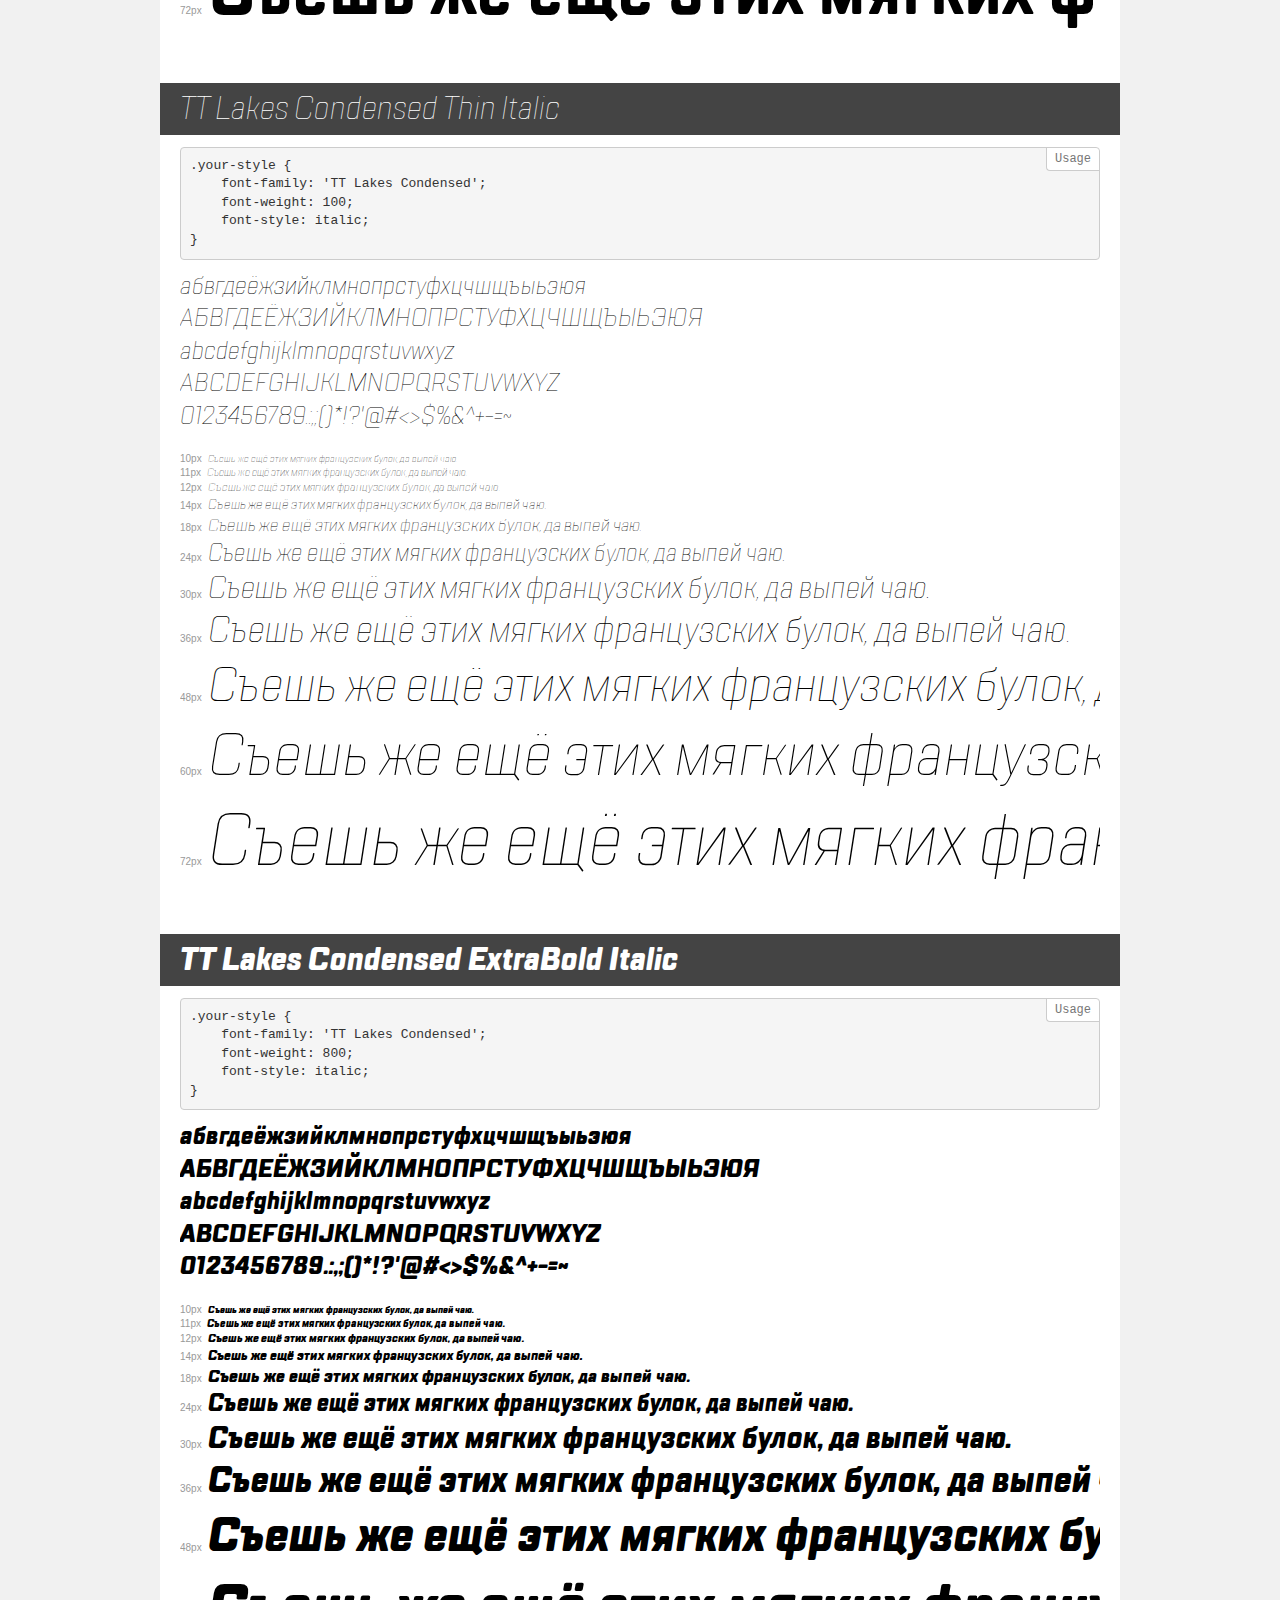
<file: TTLakes/demo.html>
<!DOCTYPE html>
<html>
<head>
    <meta charset="utf-8">
    <meta http-equiv="X-UA-Compatible" content="IE=edge">
    <meta name="viewport" content="width=device-width, initial-scale=1">
    <meta name="robots" content="noindex, noarchive">
    <meta name="format-detection" content="telephone=no">
    <title>Transfonter demo</title>
    <link href="stylesheet.css" rel="stylesheet">
    <style>
        /*
        http://meyerweb.com/eric/tools/css/reset/
        v2.0 | 20110126
        License: none (public domain)
        */
        html, body, div, span, applet, object, iframe,
        h1, h2, h3, h4, h5, h6, p, blockquote, pre,
        a, abbr, acronym, address, big, cite, code,
        del, dfn, em, img, ins, kbd, q, s, samp,
        small, strike, strong, sub, sup, tt, var,
        b, u, i, center,
        dl, dt, dd, ol, ul, li,
        fieldset, form, label, legend,
        table, caption, tbody, tfoot, thead, tr, th, td,
        article, aside, canvas, details, embed,
        figure, figcaption, footer, header, hgroup,
        menu, nav, output, ruby, section, summary,
        time, mark, audio, video {
            margin: 0;
            padding: 0;
            border: 0;
            font-size: 100%;
            font: inherit;
            vertical-align: baseline;
        }
        /* HTML5 display-role reset for older browsers */
        article, aside, details, figcaption, figure,
        footer, header, hgroup, menu, nav, section {
            display: block;
        }
        body {
            line-height: 1;
        }
        ol, ul {
            list-style: none;
        }
        blockquote, q {
            quotes: none;
        }
        blockquote:before, blockquote:after,
        q:before, q:after {
            content: '';
            content: none;
        }
        table {
            border-collapse: collapse;
            border-spacing: 0;
        }
        /* common styles */
        body {
            background: #f1f1f1;
            color: #000;
        }
        .page {
            background: #fff;
            width: 920px;
            margin: 0 auto;
            padding: 20px 20px 0 20px;
            overflow: hidden;
        }
        .font-container {
            overflow-x: auto;
            overflow-y: hidden;
            margin-bottom: 40px;
            line-height: 1.3;
            white-space: nowrap;
            padding-bottom: 5px;
        }
        h1 {
            position: relative;
            background: #444;
            font-size: 32px;
            color: #fff;
            padding: 10px 20px;
            margin: 0 -20px 12px -20px;
        }
        .letters {
            font-size: 25px;
            margin-bottom: 20px;
        }
        .s10:before {
            content: '10px';
        }
        .s11:before {
            content: '11px';
        }
        .s12:before {
            content: '12px';
        }
        .s14:before {
            content: '14px';
        }
        .s18:before {
            content: '18px';
        }
        .s24:before {
            content: '24px';
        }
        .s30:before {
            content: '30px';
        }
        .s36:before {
            content: '36px';
        }
        .s48:before {
            content: '48px';
        }
        .s60:before {
            content: '60px';
        }
        .s72:before {
            content: '72px';
        }
        .s10:before, .s11:before, .s12:before, .s14:before,
        .s18:before, .s24:before, .s30:before, .s36:before,
        .s48:before, .s60:before, .s72:before {
            font-family: Arial, sans-serif;
            font-size: 10px;
            font-weight: normal;
            font-style: normal;
            color: #999;
            padding-right: 6px;
        }
        pre {
            display: block;
            position: relative;
            padding: 9px;
            margin: 0 0 10px;
            font-family: Monaco, Menlo, Consolas, "Courier New", monospace !important;
            font-size: 13px;
            line-height: 1.428571429;
            color: #333;
            font-weight: normal !important;
            font-style: normal !important;
            background-color: #f5f5f5;
            border: 1px solid #ccc;
            overflow-x: auto;
            border-radius: 4px;
        }
        pre:after {
            display: block;
            position: absolute;
            right: 0;
            top: 0;
            content: 'Usage';
            line-height: 1;
            padding: 5px 8px;
            font-size: 12px;
            color: #767676;
            background-color: #fff;
            border: 1px solid #ccc;
            border-right: none;
            border-top: none;
            border-radius: 0 4px 0 4px;
            z-index: 10;
        }
        /* responsive */
        @media (max-width: 959px) {
            .page {
                width: auto;
                margin: 0;
            }
        }
    </style>
</head>
<body>
<div class="page">
    <div class="demo" style="font-family: 'TT Lakes'; font-weight: normal; font-style: italic;">
        <h1>TT Lakes Italic</h1>
        <pre>.your-style {
    font-family: 'TT Lakes';
    font-weight: normal;
    font-style: italic;
}</pre>
        <div class="font-container">
            <p class="letters">
                абвгдеёжзийклмнопрстуфхцчшщъыьэюя<br>
АБВГДЕЁЖЗИЙКЛМНОПРСТУФХЦЧШЩЪЫЬЭЮЯ<br>
abcdefghijklmnopqrstuvwxyz<br>
ABCDEFGHIJKLMNOPQRSTUVWXYZ<br>
                0123456789.:,;()*!?'@#<>$%&^+-=~
            </p>
            <p class="s10" style="font-size: 10px;">Съешь же ещё этих мягких французских булок, да выпей чаю.</p>
            <p class="s11" style="font-size: 11px;">Съешь же ещё этих мягких французских булок, да выпей чаю.</p>
            <p class="s12" style="font-size: 12px;">Съешь же ещё этих мягких французских булок, да выпей чаю.</p>
            <p class="s14" style="font-size: 14px;">Съешь же ещё этих мягких французских булок, да выпей чаю.</p>
            <p class="s18" style="font-size: 18px;">Съешь же ещё этих мягких французских булок, да выпей чаю.</p>
            <p class="s24" style="font-size: 24px;">Съешь же ещё этих мягких французских булок, да выпей чаю.</p>
            <p class="s30" style="font-size: 30px;">Съешь же ещё этих мягких французских булок, да выпей чаю.</p>
            <p class="s36" style="font-size: 36px;">Съешь же ещё этих мягких французских булок, да выпей чаю.</p>
            <p class="s48" style="font-size: 48px;">Съешь же ещё этих мягких французских булок, да выпей чаю.</p>
            <p class="s60" style="font-size: 60px;">Съешь же ещё этих мягких французских булок, да выпей чаю.</p>
            <p class="s72" style="font-size: 72px;">Съешь же ещё этих мягких французских булок, да выпей чаю.</p>
        </div>
    </div>
    <div class="demo" style="font-family: 'TT Lakes Condensed'; font-weight: 200; font-style: normal;">
        <h1>TT Lakes Condensed ExtraLight</h1>
        <pre>.your-style {
    font-family: 'TT Lakes Condensed';
    font-weight: 200;
    font-style: normal;
}</pre>
        <div class="font-container">
            <p class="letters">
                абвгдеёжзийклмнопрстуфхцчшщъыьэюя<br>
АБВГДЕЁЖЗИЙКЛМНОПРСТУФХЦЧШЩЪЫЬЭЮЯ<br>
abcdefghijklmnopqrstuvwxyz<br>
ABCDEFGHIJKLMNOPQRSTUVWXYZ<br>
                0123456789.:,;()*!?'@#<>$%&^+-=~
            </p>
            <p class="s10" style="font-size: 10px;">Съешь же ещё этих мягких французских булок, да выпей чаю.</p>
            <p class="s11" style="font-size: 11px;">Съешь же ещё этих мягких французских булок, да выпей чаю.</p>
            <p class="s12" style="font-size: 12px;">Съешь же ещё этих мягких французских булок, да выпей чаю.</p>
            <p class="s14" style="font-size: 14px;">Съешь же ещё этих мягких французских булок, да выпей чаю.</p>
            <p class="s18" style="font-size: 18px;">Съешь же ещё этих мягких французских булок, да выпей чаю.</p>
            <p class="s24" style="font-size: 24px;">Съешь же ещё этих мягких французских булок, да выпей чаю.</p>
            <p class="s30" style="font-size: 30px;">Съешь же ещё этих мягких французских булок, да выпей чаю.</p>
            <p class="s36" style="font-size: 36px;">Съешь же ещё этих мягких французских булок, да выпей чаю.</p>
            <p class="s48" style="font-size: 48px;">Съешь же ещё этих мягких французских булок, да выпей чаю.</p>
            <p class="s60" style="font-size: 60px;">Съешь же ещё этих мягких французских булок, да выпей чаю.</p>
            <p class="s72" style="font-size: 72px;">Съешь же ещё этих мягких французских булок, да выпей чаю.</p>
        </div>
    </div>
    <div class="demo" style="font-family: 'TT Lakes Compressed'; font-weight: normal; font-style: normal;">
        <h1>TT Lakes Compressed Regular</h1>
        <pre>.your-style {
    font-family: 'TT Lakes Compressed';
    font-weight: normal;
    font-style: normal;
}</pre>
        <div class="font-container">
            <p class="letters">
                абвгдеёжзийклмнопрстуфхцчшщъыьэюя<br>
АБВГДЕЁЖЗИЙКЛМНОПРСТУФХЦЧШЩЪЫЬЭЮЯ<br>
abcdefghijklmnopqrstuvwxyz<br>
ABCDEFGHIJKLMNOPQRSTUVWXYZ<br>
                0123456789.:,;()*!?'@#<>$%&^+-=~
            </p>
            <p class="s10" style="font-size: 10px;">Съешь же ещё этих мягких французских булок, да выпей чаю.</p>
            <p class="s11" style="font-size: 11px;">Съешь же ещё этих мягких французских булок, да выпей чаю.</p>
            <p class="s12" style="font-size: 12px;">Съешь же ещё этих мягких французских булок, да выпей чаю.</p>
            <p class="s14" style="font-size: 14px;">Съешь же ещё этих мягких французских булок, да выпей чаю.</p>
            <p class="s18" style="font-size: 18px;">Съешь же ещё этих мягких французских булок, да выпей чаю.</p>
            <p class="s24" style="font-size: 24px;">Съешь же ещё этих мягких французских булок, да выпей чаю.</p>
            <p class="s30" style="font-size: 30px;">Съешь же ещё этих мягких французских булок, да выпей чаю.</p>
            <p class="s36" style="font-size: 36px;">Съешь же ещё этих мягких французских булок, да выпей чаю.</p>
            <p class="s48" style="font-size: 48px;">Съешь же ещё этих мягких французских булок, да выпей чаю.</p>
            <p class="s60" style="font-size: 60px;">Съешь же ещё этих мягких французских булок, да выпей чаю.</p>
            <p class="s72" style="font-size: 72px;">Съешь же ещё этих мягких французских булок, да выпей чаю.</p>
        </div>
    </div>
    <div class="demo" style="font-family: 'TT Lakes Compressed'; font-weight: 100; font-style: italic;">
        <h1>TT Lakes Compressed Thin Italic</h1>
        <pre>.your-style {
    font-family: 'TT Lakes Compressed';
    font-weight: 100;
    font-style: italic;
}</pre>
        <div class="font-container">
            <p class="letters">
                абвгдеёжзийклмнопрстуфхцчшщъыьэюя<br>
АБВГДЕЁЖЗИЙКЛМНОПРСТУФХЦЧШЩЪЫЬЭЮЯ<br>
abcdefghijklmnopqrstuvwxyz<br>
ABCDEFGHIJKLMNOPQRSTUVWXYZ<br>
                0123456789.:,;()*!?'@#<>$%&^+-=~
            </p>
            <p class="s10" style="font-size: 10px;">Съешь же ещё этих мягких французских булок, да выпей чаю.</p>
            <p class="s11" style="font-size: 11px;">Съешь же ещё этих мягких французских булок, да выпей чаю.</p>
            <p class="s12" style="font-size: 12px;">Съешь же ещё этих мягких французских булок, да выпей чаю.</p>
            <p class="s14" style="font-size: 14px;">Съешь же ещё этих мягких французских булок, да выпей чаю.</p>
            <p class="s18" style="font-size: 18px;">Съешь же ещё этих мягких французских булок, да выпей чаю.</p>
            <p class="s24" style="font-size: 24px;">Съешь же ещё этих мягких французских булок, да выпей чаю.</p>
            <p class="s30" style="font-size: 30px;">Съешь же ещё этих мягких французских булок, да выпей чаю.</p>
            <p class="s36" style="font-size: 36px;">Съешь же ещё этих мягких французских булок, да выпей чаю.</p>
            <p class="s48" style="font-size: 48px;">Съешь же ещё этих мягких французских булок, да выпей чаю.</p>
            <p class="s60" style="font-size: 60px;">Съешь же ещё этих мягких французских булок, да выпей чаю.</p>
            <p class="s72" style="font-size: 72px;">Съешь же ещё этих мягких французских булок, да выпей чаю.</p>
        </div>
    </div>
    <div class="demo" style="font-family: 'TT Lakes Condensed'; font-weight: 500; font-style: normal;">
        <h1>TT Lakes Condensed Medium</h1>
        <pre>.your-style {
    font-family: 'TT Lakes Condensed';
    font-weight: 500;
    font-style: normal;
}</pre>
        <div class="font-container">
            <p class="letters">
                абвгдеёжзийклмнопрстуфхцчшщъыьэюя<br>
АБВГДЕЁЖЗИЙКЛМНОПРСТУФХЦЧШЩЪЫЬЭЮЯ<br>
abcdefghijklmnopqrstuvwxyz<br>
ABCDEFGHIJKLMNOPQRSTUVWXYZ<br>
                0123456789.:,;()*!?'@#<>$%&^+-=~
            </p>
            <p class="s10" style="font-size: 10px;">Съешь же ещё этих мягких французских булок, да выпей чаю.</p>
            <p class="s11" style="font-size: 11px;">Съешь же ещё этих мягких французских булок, да выпей чаю.</p>
            <p class="s12" style="font-size: 12px;">Съешь же ещё этих мягких французских булок, да выпей чаю.</p>
            <p class="s14" style="font-size: 14px;">Съешь же ещё этих мягких французских булок, да выпей чаю.</p>
            <p class="s18" style="font-size: 18px;">Съешь же ещё этих мягких французских булок, да выпей чаю.</p>
            <p class="s24" style="font-size: 24px;">Съешь же ещё этих мягких французских булок, да выпей чаю.</p>
            <p class="s30" style="font-size: 30px;">Съешь же ещё этих мягких французских булок, да выпей чаю.</p>
            <p class="s36" style="font-size: 36px;">Съешь же ещё этих мягких французских булок, да выпей чаю.</p>
            <p class="s48" style="font-size: 48px;">Съешь же ещё этих мягких французских булок, да выпей чаю.</p>
            <p class="s60" style="font-size: 60px;">Съешь же ещё этих мягких французских булок, да выпей чаю.</p>
            <p class="s72" style="font-size: 72px;">Съешь же ещё этих мягких французских булок, да выпей чаю.</p>
        </div>
    </div>
    <div class="demo" style="font-family: 'TT Lakes Compressed'; font-weight: 800; font-style: italic;">
        <h1>TT Lakes Compressed ExtraBold Italic</h1>
        <pre>.your-style {
    font-family: 'TT Lakes Compressed';
    font-weight: 800;
    font-style: italic;
}</pre>
        <div class="font-container">
            <p class="letters">
                абвгдеёжзийклмнопрстуфхцчшщъыьэюя<br>
АБВГДЕЁЖЗИЙКЛМНОПРСТУФХЦЧШЩЪЫЬЭЮЯ<br>
abcdefghijklmnopqrstuvwxyz<br>
ABCDEFGHIJKLMNOPQRSTUVWXYZ<br>
                0123456789.:,;()*!?'@#<>$%&^+-=~
            </p>
            <p class="s10" style="font-size: 10px;">Съешь же ещё этих мягких французских булок, да выпей чаю.</p>
            <p class="s11" style="font-size: 11px;">Съешь же ещё этих мягких французских булок, да выпей чаю.</p>
            <p class="s12" style="font-size: 12px;">Съешь же ещё этих мягких французских булок, да выпей чаю.</p>
            <p class="s14" style="font-size: 14px;">Съешь же ещё этих мягких французских булок, да выпей чаю.</p>
            <p class="s18" style="font-size: 18px;">Съешь же ещё этих мягких французских булок, да выпей чаю.</p>
            <p class="s24" style="font-size: 24px;">Съешь же ещё этих мягких французских булок, да выпей чаю.</p>
            <p class="s30" style="font-size: 30px;">Съешь же ещё этих мягких французских булок, да выпей чаю.</p>
            <p class="s36" style="font-size: 36px;">Съешь же ещё этих мягких французских булок, да выпей чаю.</p>
            <p class="s48" style="font-size: 48px;">Съешь же ещё этих мягких французских булок, да выпей чаю.</p>
            <p class="s60" style="font-size: 60px;">Съешь же ещё этих мягких французских булок, да выпей чаю.</p>
            <p class="s72" style="font-size: 72px;">Съешь же ещё этих мягких французских булок, да выпей чаю.</p>
        </div>
    </div>
    <div class="demo" style="font-family: 'TT Lakes'; font-weight: 200; font-style: italic;">
        <h1>TT Lakes ExtraLight Italic</h1>
        <pre>.your-style {
    font-family: 'TT Lakes';
    font-weight: 200;
    font-style: italic;
}</pre>
        <div class="font-container">
            <p class="letters">
                абвгдеёжзийклмнопрстуфхцчшщъыьэюя<br>
АБВГДЕЁЖЗИЙКЛМНОПРСТУФХЦЧШЩЪЫЬЭЮЯ<br>
abcdefghijklmnopqrstuvwxyz<br>
ABCDEFGHIJKLMNOPQRSTUVWXYZ<br>
                0123456789.:,;()*!?'@#<>$%&^+-=~
            </p>
            <p class="s10" style="font-size: 10px;">Съешь же ещё этих мягких французских булок, да выпей чаю.</p>
            <p class="s11" style="font-size: 11px;">Съешь же ещё этих мягких французских булок, да выпей чаю.</p>
            <p class="s12" style="font-size: 12px;">Съешь же ещё этих мягких французских булок, да выпей чаю.</p>
            <p class="s14" style="font-size: 14px;">Съешь же ещё этих мягких французских булок, да выпей чаю.</p>
            <p class="s18" style="font-size: 18px;">Съешь же ещё этих мягких французских булок, да выпей чаю.</p>
            <p class="s24" style="font-size: 24px;">Съешь же ещё этих мягких французских булок, да выпей чаю.</p>
            <p class="s30" style="font-size: 30px;">Съешь же ещё этих мягких французских булок, да выпей чаю.</p>
            <p class="s36" style="font-size: 36px;">Съешь же ещё этих мягких французских булок, да выпей чаю.</p>
            <p class="s48" style="font-size: 48px;">Съешь же ещё этих мягких французских булок, да выпей чаю.</p>
            <p class="s60" style="font-size: 60px;">Съешь же ещё этих мягких французских булок, да выпей чаю.</p>
            <p class="s72" style="font-size: 72px;">Съешь же ещё этих мягких французских булок, да выпей чаю.</p>
        </div>
    </div>
    <div class="demo" style="font-family: 'TT Lakes'; font-weight: 300; font-style: italic;">
        <h1>TT Lakes Light Italic</h1>
        <pre>.your-style {
    font-family: 'TT Lakes';
    font-weight: 300;
    font-style: italic;
}</pre>
        <div class="font-container">
            <p class="letters">
                абвгдеёжзийклмнопрстуфхцчшщъыьэюя<br>
АБВГДЕЁЖЗИЙКЛМНОПРСТУФХЦЧШЩЪЫЬЭЮЯ<br>
abcdefghijklmnopqrstuvwxyz<br>
ABCDEFGHIJKLMNOPQRSTUVWXYZ<br>
                0123456789.:,;()*!?'@#<>$%&^+-=~
            </p>
            <p class="s10" style="font-size: 10px;">Съешь же ещё этих мягких французских булок, да выпей чаю.</p>
            <p class="s11" style="font-size: 11px;">Съешь же ещё этих мягких французских булок, да выпей чаю.</p>
            <p class="s12" style="font-size: 12px;">Съешь же ещё этих мягких французских булок, да выпей чаю.</p>
            <p class="s14" style="font-size: 14px;">Съешь же ещё этих мягких французских булок, да выпей чаю.</p>
            <p class="s18" style="font-size: 18px;">Съешь же ещё этих мягких французских булок, да выпей чаю.</p>
            <p class="s24" style="font-size: 24px;">Съешь же ещё этих мягких французских булок, да выпей чаю.</p>
            <p class="s30" style="font-size: 30px;">Съешь же ещё этих мягких французских булок, да выпей чаю.</p>
            <p class="s36" style="font-size: 36px;">Съешь же ещё этих мягких французских булок, да выпей чаю.</p>
            <p class="s48" style="font-size: 48px;">Съешь же ещё этих мягких французских булок, да выпей чаю.</p>
            <p class="s60" style="font-size: 60px;">Съешь же ещё этих мягких французских булок, да выпей чаю.</p>
            <p class="s72" style="font-size: 72px;">Съешь же ещё этих мягких французских булок, да выпей чаю.</p>
        </div>
    </div>
    <div class="demo" style="font-family: 'TT Lakes'; font-weight: 100; font-style: normal;">
        <h1>TT Lakes Thin</h1>
        <pre>.your-style {
    font-family: 'TT Lakes';
    font-weight: 100;
    font-style: normal;
}</pre>
        <div class="font-container">
            <p class="letters">
                абвгдеёжзийклмнопрстуфхцчшщъыьэюя<br>
АБВГДЕЁЖЗИЙКЛМНОПРСТУФХЦЧШЩЪЫЬЭЮЯ<br>
abcdefghijklmnopqrstuvwxyz<br>
ABCDEFGHIJKLMNOPQRSTUVWXYZ<br>
                0123456789.:,;()*!?'@#<>$%&^+-=~
            </p>
            <p class="s10" style="font-size: 10px;">Съешь же ещё этих мягких французских булок, да выпей чаю.</p>
            <p class="s11" style="font-size: 11px;">Съешь же ещё этих мягких французских булок, да выпей чаю.</p>
            <p class="s12" style="font-size: 12px;">Съешь же ещё этих мягких французских булок, да выпей чаю.</p>
            <p class="s14" style="font-size: 14px;">Съешь же ещё этих мягких французских булок, да выпей чаю.</p>
            <p class="s18" style="font-size: 18px;">Съешь же ещё этих мягких французских булок, да выпей чаю.</p>
            <p class="s24" style="font-size: 24px;">Съешь же ещё этих мягких французских булок, да выпей чаю.</p>
            <p class="s30" style="font-size: 30px;">Съешь же ещё этих мягких французских булок, да выпей чаю.</p>
            <p class="s36" style="font-size: 36px;">Съешь же ещё этих мягких французских булок, да выпей чаю.</p>
            <p class="s48" style="font-size: 48px;">Съешь же ещё этих мягких французских булок, да выпей чаю.</p>
            <p class="s60" style="font-size: 60px;">Съешь же ещё этих мягких французских булок, да выпей чаю.</p>
            <p class="s72" style="font-size: 72px;">Съешь же ещё этих мягких французских булок, да выпей чаю.</p>
        </div>
    </div>
    <div class="demo" style="font-family: 'TT Lakes'; font-weight: 600; font-style: italic;">
        <h1>TT Lakes DemiBold Italic</h1>
        <pre>.your-style {
    font-family: 'TT Lakes';
    font-weight: 600;
    font-style: italic;
}</pre>
        <div class="font-container">
            <p class="letters">
                абвгдеёжзийклмнопрстуфхцчшщъыьэюя<br>
АБВГДЕЁЖЗИЙКЛМНОПРСТУФХЦЧШЩЪЫЬЭЮЯ<br>
abcdefghijklmnopqrstuvwxyz<br>
ABCDEFGHIJKLMNOPQRSTUVWXYZ<br>
                0123456789.:,;()*!?'@#<>$%&^+-=~
            </p>
            <p class="s10" style="font-size: 10px;">Съешь же ещё этих мягких французских булок, да выпей чаю.</p>
            <p class="s11" style="font-size: 11px;">Съешь же ещё этих мягких французских булок, да выпей чаю.</p>
            <p class="s12" style="font-size: 12px;">Съешь же ещё этих мягких французских булок, да выпей чаю.</p>
            <p class="s14" style="font-size: 14px;">Съешь же ещё этих мягких французских булок, да выпей чаю.</p>
            <p class="s18" style="font-size: 18px;">Съешь же ещё этих мягких французских булок, да выпей чаю.</p>
            <p class="s24" style="font-size: 24px;">Съешь же ещё этих мягких французских булок, да выпей чаю.</p>
            <p class="s30" style="font-size: 30px;">Съешь же ещё этих мягких французских булок, да выпей чаю.</p>
            <p class="s36" style="font-size: 36px;">Съешь же ещё этих мягких французских булок, да выпей чаю.</p>
            <p class="s48" style="font-size: 48px;">Съешь же ещё этих мягких французских булок, да выпей чаю.</p>
            <p class="s60" style="font-size: 60px;">Съешь же ещё этих мягких французских булок, да выпей чаю.</p>
            <p class="s72" style="font-size: 72px;">Съешь же ещё этих мягких французских булок, да выпей чаю.</p>
        </div>
    </div>
    <div class="demo" style="font-family: 'TT Lakes Condensed'; font-weight: 900; font-style: normal;">
        <h1>TT Lakes Condensed Black</h1>
        <pre>.your-style {
    font-family: 'TT Lakes Condensed';
    font-weight: 900;
    font-style: normal;
}</pre>
        <div class="font-container">
            <p class="letters">
                абвгдеёжзийклмнопрстуфхцчшщъыьэюя<br>
АБВГДЕЁЖЗИЙКЛМНОПРСТУФХЦЧШЩЪЫЬЭЮЯ<br>
abcdefghijklmnopqrstuvwxyz<br>
ABCDEFGHIJKLMNOPQRSTUVWXYZ<br>
                0123456789.:,;()*!?'@#<>$%&^+-=~
            </p>
            <p class="s10" style="font-size: 10px;">Съешь же ещё этих мягких французских булок, да выпей чаю.</p>
            <p class="s11" style="font-size: 11px;">Съешь же ещё этих мягких французских булок, да выпей чаю.</p>
            <p class="s12" style="font-size: 12px;">Съешь же ещё этих мягких французских булок, да выпей чаю.</p>
            <p class="s14" style="font-size: 14px;">Съешь же ещё этих мягких французских булок, да выпей чаю.</p>
            <p class="s18" style="font-size: 18px;">Съешь же ещё этих мягких французских булок, да выпей чаю.</p>
            <p class="s24" style="font-size: 24px;">Съешь же ещё этих мягких французских булок, да выпей чаю.</p>
            <p class="s30" style="font-size: 30px;">Съешь же ещё этих мягких французских булок, да выпей чаю.</p>
            <p class="s36" style="font-size: 36px;">Съешь же ещё этих мягких французских булок, да выпей чаю.</p>
            <p class="s48" style="font-size: 48px;">Съешь же ещё этих мягких французских булок, да выпей чаю.</p>
            <p class="s60" style="font-size: 60px;">Съешь же ещё этих мягких французских булок, да выпей чаю.</p>
            <p class="s72" style="font-size: 72px;">Съешь же ещё этих мягких французских булок, да выпей чаю.</p>
        </div>
    </div>
    <div class="demo" style="font-family: 'TT Lakes Condensed'; font-weight: 300; font-style: italic;">
        <h1>TT Lakes Condensed Light Italic</h1>
        <pre>.your-style {
    font-family: 'TT Lakes Condensed';
    font-weight: 300;
    font-style: italic;
}</pre>
        <div class="font-container">
            <p class="letters">
                абвгдеёжзийклмнопрстуфхцчшщъыьэюя<br>
АБВГДЕЁЖЗИЙКЛМНОПРСТУФХЦЧШЩЪЫЬЭЮЯ<br>
abcdefghijklmnopqrstuvwxyz<br>
ABCDEFGHIJKLMNOPQRSTUVWXYZ<br>
                0123456789.:,;()*!?'@#<>$%&^+-=~
            </p>
            <p class="s10" style="font-size: 10px;">Съешь же ещё этих мягких французских булок, да выпей чаю.</p>
            <p class="s11" style="font-size: 11px;">Съешь же ещё этих мягких французских булок, да выпей чаю.</p>
            <p class="s12" style="font-size: 12px;">Съешь же ещё этих мягких французских булок, да выпей чаю.</p>
            <p class="s14" style="font-size: 14px;">Съешь же ещё этих мягких французских булок, да выпей чаю.</p>
            <p class="s18" style="font-size: 18px;">Съешь же ещё этих мягких французских булок, да выпей чаю.</p>
            <p class="s24" style="font-size: 24px;">Съешь же ещё этих мягких французских булок, да выпей чаю.</p>
            <p class="s30" style="font-size: 30px;">Съешь же ещё этих мягких французских булок, да выпей чаю.</p>
            <p class="s36" style="font-size: 36px;">Съешь же ещё этих мягких французских булок, да выпей чаю.</p>
            <p class="s48" style="font-size: 48px;">Съешь же ещё этих мягких французских булок, да выпей чаю.</p>
            <p class="s60" style="font-size: 60px;">Съешь же ещё этих мягких французских булок, да выпей чаю.</p>
            <p class="s72" style="font-size: 72px;">Съешь же ещё этих мягких французских булок, да выпей чаю.</p>
        </div>
    </div>
    <div class="demo" style="font-family: 'TT Lakes Condensed'; font-weight: 600; font-style: normal;">
        <h1>TT Lakes Condensed DemiBold</h1>
        <pre>.your-style {
    font-family: 'TT Lakes Condensed';
    font-weight: 600;
    font-style: normal;
}</pre>
        <div class="font-container">
            <p class="letters">
                абвгдеёжзийклмнопрстуфхцчшщъыьэюя<br>
АБВГДЕЁЖЗИЙКЛМНОПРСТУФХЦЧШЩЪЫЬЭЮЯ<br>
abcdefghijklmnopqrstuvwxyz<br>
ABCDEFGHIJKLMNOPQRSTUVWXYZ<br>
                0123456789.:,;()*!?'@#<>$%&^+-=~
            </p>
            <p class="s10" style="font-size: 10px;">Съешь же ещё этих мягких французских булок, да выпей чаю.</p>
            <p class="s11" style="font-size: 11px;">Съешь же ещё этих мягких французских булок, да выпей чаю.</p>
            <p class="s12" style="font-size: 12px;">Съешь же ещё этих мягких французских булок, да выпей чаю.</p>
            <p class="s14" style="font-size: 14px;">Съешь же ещё этих мягких французских булок, да выпей чаю.</p>
            <p class="s18" style="font-size: 18px;">Съешь же ещё этих мягких французских булок, да выпей чаю.</p>
            <p class="s24" style="font-size: 24px;">Съешь же ещё этих мягких французских булок, да выпей чаю.</p>
            <p class="s30" style="font-size: 30px;">Съешь же ещё этих мягких французских булок, да выпей чаю.</p>
            <p class="s36" style="font-size: 36px;">Съешь же ещё этих мягких французских булок, да выпей чаю.</p>
            <p class="s48" style="font-size: 48px;">Съешь же ещё этих мягких французских булок, да выпей чаю.</p>
            <p class="s60" style="font-size: 60px;">Съешь же ещё этих мягких французских булок, да выпей чаю.</p>
            <p class="s72" style="font-size: 72px;">Съешь же ещё этих мягких французских булок, да выпей чаю.</p>
        </div>
    </div>
    <div class="demo" style="font-family: 'TT Lakes Compressed'; font-weight: 800; font-style: normal;">
        <h1>TT Lakes Compressed ExtraBold</h1>
        <pre>.your-style {
    font-family: 'TT Lakes Compressed';
    font-weight: 800;
    font-style: normal;
}</pre>
        <div class="font-container">
            <p class="letters">
                абвгдеёжзийклмнопрстуфхцчшщъыьэюя<br>
АБВГДЕЁЖЗИЙКЛМНОПРСТУФХЦЧШЩЪЫЬЭЮЯ<br>
abcdefghijklmnopqrstuvwxyz<br>
ABCDEFGHIJKLMNOPQRSTUVWXYZ<br>
                0123456789.:,;()*!?'@#<>$%&^+-=~
            </p>
            <p class="s10" style="font-size: 10px;">Съешь же ещё этих мягких французских булок, да выпей чаю.</p>
            <p class="s11" style="font-size: 11px;">Съешь же ещё этих мягких французских булок, да выпей чаю.</p>
            <p class="s12" style="font-size: 12px;">Съешь же ещё этих мягких французских булок, да выпей чаю.</p>
            <p class="s14" style="font-size: 14px;">Съешь же ещё этих мягких французских булок, да выпей чаю.</p>
            <p class="s18" style="font-size: 18px;">Съешь же ещё этих мягких французских булок, да выпей чаю.</p>
            <p class="s24" style="font-size: 24px;">Съешь же ещё этих мягких французских булок, да выпей чаю.</p>
            <p class="s30" style="font-size: 30px;">Съешь же ещё этих мягких французских булок, да выпей чаю.</p>
            <p class="s36" style="font-size: 36px;">Съешь же ещё этих мягких французских булок, да выпей чаю.</p>
            <p class="s48" style="font-size: 48px;">Съешь же ещё этих мягких французских булок, да выпей чаю.</p>
            <p class="s60" style="font-size: 60px;">Съешь же ещё этих мягких французских булок, да выпей чаю.</p>
            <p class="s72" style="font-size: 72px;">Съешь же ещё этих мягких французских булок, да выпей чаю.</p>
        </div>
    </div>
    <div class="demo" style="font-family: 'TT Lakes'; font-weight: 800; font-style: italic;">
        <h1>TT Lakes ExtraBold Italic</h1>
        <pre>.your-style {
    font-family: 'TT Lakes';
    font-weight: 800;
    font-style: italic;
}</pre>
        <div class="font-container">
            <p class="letters">
                абвгдеёжзийклмнопрстуфхцчшщъыьэюя<br>
АБВГДЕЁЖЗИЙКЛМНОПРСТУФХЦЧШЩЪЫЬЭЮЯ<br>
abcdefghijklmnopqrstuvwxyz<br>
ABCDEFGHIJKLMNOPQRSTUVWXYZ<br>
                0123456789.:,;()*!?'@#<>$%&^+-=~
            </p>
            <p class="s10" style="font-size: 10px;">Съешь же ещё этих мягких французских булок, да выпей чаю.</p>
            <p class="s11" style="font-size: 11px;">Съешь же ещё этих мягких французских булок, да выпей чаю.</p>
            <p class="s12" style="font-size: 12px;">Съешь же ещё этих мягких французских булок, да выпей чаю.</p>
            <p class="s14" style="font-size: 14px;">Съешь же ещё этих мягких французских булок, да выпей чаю.</p>
            <p class="s18" style="font-size: 18px;">Съешь же ещё этих мягких французских булок, да выпей чаю.</p>
            <p class="s24" style="font-size: 24px;">Съешь же ещё этих мягких французских булок, да выпей чаю.</p>
            <p class="s30" style="font-size: 30px;">Съешь же ещё этих мягких французских булок, да выпей чаю.</p>
            <p class="s36" style="font-size: 36px;">Съешь же ещё этих мягких французских булок, да выпей чаю.</p>
            <p class="s48" style="font-size: 48px;">Съешь же ещё этих мягких французских булок, да выпей чаю.</p>
            <p class="s60" style="font-size: 60px;">Съешь же ещё этих мягких французских булок, да выпей чаю.</p>
            <p class="s72" style="font-size: 72px;">Съешь же ещё этих мягких французских булок, да выпей чаю.</p>
        </div>
    </div>
    <div class="demo" style="font-family: 'TT Lakes'; font-weight: 200; font-style: normal;">
        <h1>TT Lakes ExtraLight</h1>
        <pre>.your-style {
    font-family: 'TT Lakes';
    font-weight: 200;
    font-style: normal;
}</pre>
        <div class="font-container">
            <p class="letters">
                абвгдеёжзийклмнопрстуфхцчшщъыьэюя<br>
АБВГДЕЁЖЗИЙКЛМНОПРСТУФХЦЧШЩЪЫЬЭЮЯ<br>
abcdefghijklmnopqrstuvwxyz<br>
ABCDEFGHIJKLMNOPQRSTUVWXYZ<br>
                0123456789.:,;()*!?'@#<>$%&^+-=~
            </p>
            <p class="s10" style="font-size: 10px;">Съешь же ещё этих мягких французских булок, да выпей чаю.</p>
            <p class="s11" style="font-size: 11px;">Съешь же ещё этих мягких французских булок, да выпей чаю.</p>
            <p class="s12" style="font-size: 12px;">Съешь же ещё этих мягких французских булок, да выпей чаю.</p>
            <p class="s14" style="font-size: 14px;">Съешь же ещё этих мягких французских булок, да выпей чаю.</p>
            <p class="s18" style="font-size: 18px;">Съешь же ещё этих мягких французских булок, да выпей чаю.</p>
            <p class="s24" style="font-size: 24px;">Съешь же ещё этих мягких французских булок, да выпей чаю.</p>
            <p class="s30" style="font-size: 30px;">Съешь же ещё этих мягких французских булок, да выпей чаю.</p>
            <p class="s36" style="font-size: 36px;">Съешь же ещё этих мягких французских булок, да выпей чаю.</p>
            <p class="s48" style="font-size: 48px;">Съешь же ещё этих мягких французских булок, да выпей чаю.</p>
            <p class="s60" style="font-size: 60px;">Съешь же ещё этих мягких французских булок, да выпей чаю.</p>
            <p class="s72" style="font-size: 72px;">Съешь же ещё этих мягких французских булок, да выпей чаю.</p>
        </div>
    </div>
    <div class="demo" style="font-family: 'TT Lakes Condensed'; font-weight: bold; font-style: normal;">
        <h1>TT Lakes Condensed Bold</h1>
        <pre>.your-style {
    font-family: 'TT Lakes Condensed';
    font-weight: bold;
    font-style: normal;
}</pre>
        <div class="font-container">
            <p class="letters">
                абвгдеёжзийклмнопрстуфхцчшщъыьэюя<br>
АБВГДЕЁЖЗИЙКЛМНОПРСТУФХЦЧШЩЪЫЬЭЮЯ<br>
abcdefghijklmnopqrstuvwxyz<br>
ABCDEFGHIJKLMNOPQRSTUVWXYZ<br>
                0123456789.:,;()*!?'@#<>$%&^+-=~
            </p>
            <p class="s10" style="font-size: 10px;">Съешь же ещё этих мягких французских булок, да выпей чаю.</p>
            <p class="s11" style="font-size: 11px;">Съешь же ещё этих мягких французских булок, да выпей чаю.</p>
            <p class="s12" style="font-size: 12px;">Съешь же ещё этих мягких французских булок, да выпей чаю.</p>
            <p class="s14" style="font-size: 14px;">Съешь же ещё этих мягких французских булок, да выпей чаю.</p>
            <p class="s18" style="font-size: 18px;">Съешь же ещё этих мягких французских булок, да выпей чаю.</p>
            <p class="s24" style="font-size: 24px;">Съешь же ещё этих мягких французских булок, да выпей чаю.</p>
            <p class="s30" style="font-size: 30px;">Съешь же ещё этих мягких французских булок, да выпей чаю.</p>
            <p class="s36" style="font-size: 36px;">Съешь же ещё этих мягких французских булок, да выпей чаю.</p>
            <p class="s48" style="font-size: 48px;">Съешь же ещё этих мягких французских булок, да выпей чаю.</p>
            <p class="s60" style="font-size: 60px;">Съешь же ещё этих мягких французских булок, да выпей чаю.</p>
            <p class="s72" style="font-size: 72px;">Съешь же ещё этих мягких французских булок, да выпей чаю.</p>
        </div>
    </div>
    <div class="demo" style="font-family: 'TT Lakes Condensed'; font-weight: 100; font-style: italic;">
        <h1>TT Lakes Condensed Thin Italic</h1>
        <pre>.your-style {
    font-family: 'TT Lakes Condensed';
    font-weight: 100;
    font-style: italic;
}</pre>
        <div class="font-container">
            <p class="letters">
                абвгдеёжзийклмнопрстуфхцчшщъыьэюя<br>
АБВГДЕЁЖЗИЙКЛМНОПРСТУФХЦЧШЩЪЫЬЭЮЯ<br>
abcdefghijklmnopqrstuvwxyz<br>
ABCDEFGHIJKLMNOPQRSTUVWXYZ<br>
                0123456789.:,;()*!?'@#<>$%&^+-=~
            </p>
            <p class="s10" style="font-size: 10px;">Съешь же ещё этих мягких французских булок, да выпей чаю.</p>
            <p class="s11" style="font-size: 11px;">Съешь же ещё этих мягких французских булок, да выпей чаю.</p>
            <p class="s12" style="font-size: 12px;">Съешь же ещё этих мягких французских булок, да выпей чаю.</p>
            <p class="s14" style="font-size: 14px;">Съешь же ещё этих мягких французских булок, да выпей чаю.</p>
            <p class="s18" style="font-size: 18px;">Съешь же ещё этих мягких французских булок, да выпей чаю.</p>
            <p class="s24" style="font-size: 24px;">Съешь же ещё этих мягких французских булок, да выпей чаю.</p>
            <p class="s30" style="font-size: 30px;">Съешь же ещё этих мягких французских булок, да выпей чаю.</p>
            <p class="s36" style="font-size: 36px;">Съешь же ещё этих мягких французских булок, да выпей чаю.</p>
            <p class="s48" style="font-size: 48px;">Съешь же ещё этих мягких французских булок, да выпей чаю.</p>
            <p class="s60" style="font-size: 60px;">Съешь же ещё этих мягких французских булок, да выпей чаю.</p>
            <p class="s72" style="font-size: 72px;">Съешь же ещё этих мягких французских булок, да выпей чаю.</p>
        </div>
    </div>
    <div class="demo" style="font-family: 'TT Lakes Condensed'; font-weight: 800; font-style: italic;">
        <h1>TT Lakes Condensed ExtraBold Italic</h1>
        <pre>.your-style {
    font-family: 'TT Lakes Condensed';
    font-weight: 800;
    font-style: italic;
}</pre>
        <div class="font-container">
            <p class="letters">
                абвгдеёжзийклмнопрстуфхцчшщъыьэюя<br>
АБВГДЕЁЖЗИЙКЛМНОПРСТУФХЦЧШЩЪЫЬЭЮЯ<br>
abcdefghijklmnopqrstuvwxyz<br>
ABCDEFGHIJKLMNOPQRSTUVWXYZ<br>
                0123456789.:,;()*!?'@#<>$%&^+-=~
            </p>
            <p class="s10" style="font-size: 10px;">Съешь же ещё этих мягких французских булок, да выпей чаю.</p>
            <p class="s11" style="font-size: 11px;">Съешь же ещё этих мягких французских булок, да выпей чаю.</p>
            <p class="s12" style="font-size: 12px;">Съешь же ещё этих мягких французских булок, да выпей чаю.</p>
            <p class="s14" style="font-size: 14px;">Съешь же ещё этих мягких французских булок, да выпей чаю.</p>
            <p class="s18" style="font-size: 18px;">Съешь же ещё этих мягких французских булок, да выпей чаю.</p>
            <p class="s24" style="font-size: 24px;">Съешь же ещё этих мягких французских булок, да выпей чаю.</p>
            <p class="s30" style="font-size: 30px;">Съешь же ещё этих мягких французских булок, да выпей чаю.</p>
            <p class="s36" style="font-size: 36px;">Съешь же ещё этих мягких французских булок, да выпей чаю.</p>
            <p class="s48" style="font-size: 48px;">Съешь же ещё этих мягких французских булок, да выпей чаю.</p>
            <p class="s60" style="font-size: 60px;">Съешь же ещё этих мягких французских булок, да выпей чаю.</p>
            <p class="s72" style="font-size: 72px;">Съешь же ещё этих мягких французских булок, да выпей чаю.</p>
        </div>
    </div>
    <div class="demo" style="font-family: 'TT Lakes Compressed'; font-weight: 500; font-style: normal;">
        <h1>TT Lakes Compressed Medium</h1>
        <pre>.your-style {
    font-family: 'TT Lakes Compressed';
    font-weight: 500;
    font-style: normal;
}</pre>
        <div class="font-container">
            <p class="letters">
                абвгдеёжзийклмнопрстуфхцчшщъыьэюя<br>
АБВГДЕЁЖЗИЙКЛМНОПРСТУФХЦЧШЩЪЫЬЭЮЯ<br>
abcdefghijklmnopqrstuvwxyz<br>
ABCDEFGHIJKLMNOPQRSTUVWXYZ<br>
                0123456789.:,;()*!?'@#<>$%&^+-=~
            </p>
            <p class="s10" style="font-size: 10px;">Съешь же ещё этих мягких французских булок, да выпей чаю.</p>
            <p class="s11" style="font-size: 11px;">Съешь же ещё этих мягких французских булок, да выпей чаю.</p>
            <p class="s12" style="font-size: 12px;">Съешь же ещё этих мягких французских булок, да выпей чаю.</p>
            <p class="s14" style="font-size: 14px;">Съешь же ещё этих мягких французских булок, да выпей чаю.</p>
            <p class="s18" style="font-size: 18px;">Съешь же ещё этих мягких французских булок, да выпей чаю.</p>
            <p class="s24" style="font-size: 24px;">Съешь же ещё этих мягких французских булок, да выпей чаю.</p>
            <p class="s30" style="font-size: 30px;">Съешь же ещё этих мягких французских булок, да выпей чаю.</p>
            <p class="s36" style="font-size: 36px;">Съешь же ещё этих мягких французских булок, да выпей чаю.</p>
            <p class="s48" style="font-size: 48px;">Съешь же ещё этих мягких французских булок, да выпей чаю.</p>
            <p class="s60" style="font-size: 60px;">Съешь же ещё этих мягких французских булок, да выпей чаю.</p>
            <p class="s72" style="font-size: 72px;">Съешь же ещё этих мягких французских булок, да выпей чаю.</p>
        </div>
    </div>
    <div class="demo" style="font-family: 'TT Lakes Condensed'; font-weight: 100; font-style: normal;">
        <h1>TT Lakes Condensed Thin</h1>
        <pre>.your-style {
    font-family: 'TT Lakes Condensed';
    font-weight: 100;
    font-style: normal;
}</pre>
        <div class="font-container">
            <p class="letters">
                абвгдеёжзийклмнопрстуфхцчшщъыьэюя<br>
АБВГДЕЁЖЗИЙКЛМНОПРСТУФХЦЧШЩЪЫЬЭЮЯ<br>
abcdefghijklmnopqrstuvwxyz<br>
ABCDEFGHIJKLMNOPQRSTUVWXYZ<br>
                0123456789.:,;()*!?'@#<>$%&^+-=~
            </p>
            <p class="s10" style="font-size: 10px;">Съешь же ещё этих мягких французских булок, да выпей чаю.</p>
            <p class="s11" style="font-size: 11px;">Съешь же ещё этих мягких французских булок, да выпей чаю.</p>
            <p class="s12" style="font-size: 12px;">Съешь же ещё этих мягких французских булок, да выпей чаю.</p>
            <p class="s14" style="font-size: 14px;">Съешь же ещё этих мягких французских булок, да выпей чаю.</p>
            <p class="s18" style="font-size: 18px;">Съешь же ещё этих мягких французских булок, да выпей чаю.</p>
            <p class="s24" style="font-size: 24px;">Съешь же ещё этих мягких французских булок, да выпей чаю.</p>
            <p class="s30" style="font-size: 30px;">Съешь же ещё этих мягких французских булок, да выпей чаю.</p>
            <p class="s36" style="font-size: 36px;">Съешь же ещё этих мягких французских булок, да выпей чаю.</p>
            <p class="s48" style="font-size: 48px;">Съешь же ещё этих мягких французских булок, да выпей чаю.</p>
            <p class="s60" style="font-size: 60px;">Съешь же ещё этих мягких французских булок, да выпей чаю.</p>
            <p class="s72" style="font-size: 72px;">Съешь же ещё этих мягких французских булок, да выпей чаю.</p>
        </div>
    </div>
    <div class="demo" style="font-family: 'TT Lakes Compressed'; font-weight: normal; font-style: italic;">
        <h1>TT Lakes Compressed Italic</h1>
        <pre>.your-style {
    font-family: 'TT Lakes Compressed';
    font-weight: normal;
    font-style: italic;
}</pre>
        <div class="font-container">
            <p class="letters">
                абвгдеёжзийклмнопрстуфхцчшщъыьэюя<br>
АБВГДЕЁЖЗИЙКЛМНОПРСТУФХЦЧШЩЪЫЬЭЮЯ<br>
abcdefghijklmnopqrstuvwxyz<br>
ABCDEFGHIJKLMNOPQRSTUVWXYZ<br>
                0123456789.:,;()*!?'@#<>$%&^+-=~
            </p>
            <p class="s10" style="font-size: 10px;">Съешь же ещё этих мягких французских булок, да выпей чаю.</p>
            <p class="s11" style="font-size: 11px;">Съешь же ещё этих мягких французских булок, да выпей чаю.</p>
            <p class="s12" style="font-size: 12px;">Съешь же ещё этих мягких французских булок, да выпей чаю.</p>
            <p class="s14" style="font-size: 14px;">Съешь же ещё этих мягких французских булок, да выпей чаю.</p>
            <p class="s18" style="font-size: 18px;">Съешь же ещё этих мягких французских булок, да выпей чаю.</p>
            <p class="s24" style="font-size: 24px;">Съешь же ещё этих мягких французских булок, да выпей чаю.</p>
            <p class="s30" style="font-size: 30px;">Съешь же ещё этих мягких французских булок, да выпей чаю.</p>
            <p class="s36" style="font-size: 36px;">Съешь же ещё этих мягких французских булок, да выпей чаю.</p>
            <p class="s48" style="font-size: 48px;">Съешь же ещё этих мягких французских булок, да выпей чаю.</p>
            <p class="s60" style="font-size: 60px;">Съешь же ещё этих мягких французских булок, да выпей чаю.</p>
            <p class="s72" style="font-size: 72px;">Съешь же ещё этих мягких французских булок, да выпей чаю.</p>
        </div>
    </div>
    <div class="demo" style="font-family: 'TT Lakes Compressed'; font-weight: 300; font-style: normal;">
        <h1>TT Lakes Compressed Light</h1>
        <pre>.your-style {
    font-family: 'TT Lakes Compressed';
    font-weight: 300;
    font-style: normal;
}</pre>
        <div class="font-container">
            <p class="letters">
                абвгдеёжзийклмнопрстуфхцчшщъыьэюя<br>
АБВГДЕЁЖЗИЙКЛМНОПРСТУФХЦЧШЩЪЫЬЭЮЯ<br>
abcdefghijklmnopqrstuvwxyz<br>
ABCDEFGHIJKLMNOPQRSTUVWXYZ<br>
                0123456789.:,;()*!?'@#<>$%&^+-=~
            </p>
            <p class="s10" style="font-size: 10px;">Съешь же ещё этих мягких французских булок, да выпей чаю.</p>
            <p class="s11" style="font-size: 11px;">Съешь же ещё этих мягких французских булок, да выпей чаю.</p>
            <p class="s12" style="font-size: 12px;">Съешь же ещё этих мягких французских булок, да выпей чаю.</p>
            <p class="s14" style="font-size: 14px;">Съешь же ещё этих мягких французских булок, да выпей чаю.</p>
            <p class="s18" style="font-size: 18px;">Съешь же ещё этих мягких французских булок, да выпей чаю.</p>
            <p class="s24" style="font-size: 24px;">Съешь же ещё этих мягких французских булок, да выпей чаю.</p>
            <p class="s30" style="font-size: 30px;">Съешь же ещё этих мягких французских булок, да выпей чаю.</p>
            <p class="s36" style="font-size: 36px;">Съешь же ещё этих мягких французских булок, да выпей чаю.</p>
            <p class="s48" style="font-size: 48px;">Съешь же ещё этих мягких французских булок, да выпей чаю.</p>
            <p class="s60" style="font-size: 60px;">Съешь же ещё этих мягких французских булок, да выпей чаю.</p>
            <p class="s72" style="font-size: 72px;">Съешь же ещё этих мягких французских булок, да выпей чаю.</p>
        </div>
    </div>
    <div class="demo" style="font-family: 'TT Lakes Compressed'; font-weight: 300; font-style: italic;">
        <h1>TT Lakes Compressed Light Italic</h1>
        <pre>.your-style {
    font-family: 'TT Lakes Compressed';
    font-weight: 300;
    font-style: italic;
}</pre>
        <div class="font-container">
            <p class="letters">
                абвгдеёжзийклмнопрстуфхцчшщъыьэюя<br>
АБВГДЕЁЖЗИЙКЛМНОПРСТУФХЦЧШЩЪЫЬЭЮЯ<br>
abcdefghijklmnopqrstuvwxyz<br>
ABCDEFGHIJKLMNOPQRSTUVWXYZ<br>
                0123456789.:,;()*!?'@#<>$%&^+-=~
            </p>
            <p class="s10" style="font-size: 10px;">Съешь же ещё этих мягких французских булок, да выпей чаю.</p>
            <p class="s11" style="font-size: 11px;">Съешь же ещё этих мягких французских булок, да выпей чаю.</p>
            <p class="s12" style="font-size: 12px;">Съешь же ещё этих мягких французских булок, да выпей чаю.</p>
            <p class="s14" style="font-size: 14px;">Съешь же ещё этих мягких французских булок, да выпей чаю.</p>
            <p class="s18" style="font-size: 18px;">Съешь же ещё этих мягких французских булок, да выпей чаю.</p>
            <p class="s24" style="font-size: 24px;">Съешь же ещё этих мягких французских булок, да выпей чаю.</p>
            <p class="s30" style="font-size: 30px;">Съешь же ещё этих мягких французских булок, да выпей чаю.</p>
            <p class="s36" style="font-size: 36px;">Съешь же ещё этих мягких французских булок, да выпей чаю.</p>
            <p class="s48" style="font-size: 48px;">Съешь же ещё этих мягких французских булок, да выпей чаю.</p>
            <p class="s60" style="font-size: 60px;">Съешь же ещё этих мягких французских булок, да выпей чаю.</p>
            <p class="s72" style="font-size: 72px;">Съешь же ещё этих мягких французских булок, да выпей чаю.</p>
        </div>
    </div>
    <div class="demo" style="font-family: 'TT Lakes Condensed'; font-weight: normal; font-style: normal;">
        <h1>TT Lakes Condensed Regular</h1>
        <pre>.your-style {
    font-family: 'TT Lakes Condensed';
    font-weight: normal;
    font-style: normal;
}</pre>
        <div class="font-container">
            <p class="letters">
                абвгдеёжзийклмнопрстуфхцчшщъыьэюя<br>
АБВГДЕЁЖЗИЙКЛМНОПРСТУФХЦЧШЩЪЫЬЭЮЯ<br>
abcdefghijklmnopqrstuvwxyz<br>
ABCDEFGHIJKLMNOPQRSTUVWXYZ<br>
                0123456789.:,;()*!?'@#<>$%&^+-=~
            </p>
            <p class="s10" style="font-size: 10px;">Съешь же ещё этих мягких французских булок, да выпей чаю.</p>
            <p class="s11" style="font-size: 11px;">Съешь же ещё этих мягких французских булок, да выпей чаю.</p>
            <p class="s12" style="font-size: 12px;">Съешь же ещё этих мягких французских булок, да выпей чаю.</p>
            <p class="s14" style="font-size: 14px;">Съешь же ещё этих мягких французских булок, да выпей чаю.</p>
            <p class="s18" style="font-size: 18px;">Съешь же ещё этих мягких французских булок, да выпей чаю.</p>
            <p class="s24" style="font-size: 24px;">Съешь же ещё этих мягких французских булок, да выпей чаю.</p>
            <p class="s30" style="font-size: 30px;">Съешь же ещё этих мягких французских булок, да выпей чаю.</p>
            <p class="s36" style="font-size: 36px;">Съешь же ещё этих мягких французских булок, да выпей чаю.</p>
            <p class="s48" style="font-size: 48px;">Съешь же ещё этих мягких французских булок, да выпей чаю.</p>
            <p class="s60" style="font-size: 60px;">Съешь же ещё этих мягких французских булок, да выпей чаю.</p>
            <p class="s72" style="font-size: 72px;">Съешь же ещё этих мягких французских булок, да выпей чаю.</p>
        </div>
    </div>
    <div class="demo" style="font-family: 'TT Lakes Condensed'; font-weight: 300; font-style: normal;">
        <h1>TT Lakes Condensed Light</h1>
        <pre>.your-style {
    font-family: 'TT Lakes Condensed';
    font-weight: 300;
    font-style: normal;
}</pre>
        <div class="font-container">
            <p class="letters">
                абвгдеёжзийклмнопрстуфхцчшщъыьэюя<br>
АБВГДЕЁЖЗИЙКЛМНОПРСТУФХЦЧШЩЪЫЬЭЮЯ<br>
abcdefghijklmnopqrstuvwxyz<br>
ABCDEFGHIJKLMNOPQRSTUVWXYZ<br>
                0123456789.:,;()*!?'@#<>$%&^+-=~
            </p>
            <p class="s10" style="font-size: 10px;">Съешь же ещё этих мягких французских булок, да выпей чаю.</p>
            <p class="s11" style="font-size: 11px;">Съешь же ещё этих мягких французских булок, да выпей чаю.</p>
            <p class="s12" style="font-size: 12px;">Съешь же ещё этих мягких французских булок, да выпей чаю.</p>
            <p class="s14" style="font-size: 14px;">Съешь же ещё этих мягких французских булок, да выпей чаю.</p>
            <p class="s18" style="font-size: 18px;">Съешь же ещё этих мягких французских булок, да выпей чаю.</p>
            <p class="s24" style="font-size: 24px;">Съешь же ещё этих мягких французских булок, да выпей чаю.</p>
            <p class="s30" style="font-size: 30px;">Съешь же ещё этих мягких французских булок, да выпей чаю.</p>
            <p class="s36" style="font-size: 36px;">Съешь же ещё этих мягких французских булок, да выпей чаю.</p>
            <p class="s48" style="font-size: 48px;">Съешь же ещё этих мягких французских булок, да выпей чаю.</p>
            <p class="s60" style="font-size: 60px;">Съешь же ещё этих мягких французских булок, да выпей чаю.</p>
            <p class="s72" style="font-size: 72px;">Съешь же ещё этих мягких французских булок, да выпей чаю.</p>
        </div>
    </div>
    <div class="demo" style="font-family: 'TT Lakes'; font-weight: bold; font-style: normal;">
        <h1>TT Lakes Bold</h1>
        <pre>.your-style {
    font-family: 'TT Lakes';
    font-weight: bold;
    font-style: normal;
}</pre>
        <div class="font-container">
            <p class="letters">
                абвгдеёжзийклмнопрстуфхцчшщъыьэюя<br>
АБВГДЕЁЖЗИЙКЛМНОПРСТУФХЦЧШЩЪЫЬЭЮЯ<br>
abcdefghijklmnopqrstuvwxyz<br>
ABCDEFGHIJKLMNOPQRSTUVWXYZ<br>
                0123456789.:,;()*!?'@#<>$%&^+-=~
            </p>
            <p class="s10" style="font-size: 10px;">Съешь же ещё этих мягких французских булок, да выпей чаю.</p>
            <p class="s11" style="font-size: 11px;">Съешь же ещё этих мягких французских булок, да выпей чаю.</p>
            <p class="s12" style="font-size: 12px;">Съешь же ещё этих мягких французских булок, да выпей чаю.</p>
            <p class="s14" style="font-size: 14px;">Съешь же ещё этих мягких французских булок, да выпей чаю.</p>
            <p class="s18" style="font-size: 18px;">Съешь же ещё этих мягких французских булок, да выпей чаю.</p>
            <p class="s24" style="font-size: 24px;">Съешь же ещё этих мягких французских булок, да выпей чаю.</p>
            <p class="s30" style="font-size: 30px;">Съешь же ещё этих мягких французских булок, да выпей чаю.</p>
            <p class="s36" style="font-size: 36px;">Съешь же ещё этих мягких французских булок, да выпей чаю.</p>
            <p class="s48" style="font-size: 48px;">Съешь же ещё этих мягких французских булок, да выпей чаю.</p>
            <p class="s60" style="font-size: 60px;">Съешь же ещё этих мягких французских булок, да выпей чаю.</p>
            <p class="s72" style="font-size: 72px;">Съешь же ещё этих мягких французских булок, да выпей чаю.</p>
        </div>
    </div>
    <div class="demo" style="font-family: 'TT Lakes'; font-weight: 600; font-style: normal;">
        <h1>TT Lakes DemiBold</h1>
        <pre>.your-style {
    font-family: 'TT Lakes';
    font-weight: 600;
    font-style: normal;
}</pre>
        <div class="font-container">
            <p class="letters">
                абвгдеёжзийклмнопрстуфхцчшщъыьэюя<br>
АБВГДЕЁЖЗИЙКЛМНОПРСТУФХЦЧШЩЪЫЬЭЮЯ<br>
abcdefghijklmnopqrstuvwxyz<br>
ABCDEFGHIJKLMNOPQRSTUVWXYZ<br>
                0123456789.:,;()*!?'@#<>$%&^+-=~
            </p>
            <p class="s10" style="font-size: 10px;">Съешь же ещё этих мягких французских булок, да выпей чаю.</p>
            <p class="s11" style="font-size: 11px;">Съешь же ещё этих мягких французских булок, да выпей чаю.</p>
            <p class="s12" style="font-size: 12px;">Съешь же ещё этих мягких французских булок, да выпей чаю.</p>
            <p class="s14" style="font-size: 14px;">Съешь же ещё этих мягких французских булок, да выпей чаю.</p>
            <p class="s18" style="font-size: 18px;">Съешь же ещё этих мягких французских булок, да выпей чаю.</p>
            <p class="s24" style="font-size: 24px;">Съешь же ещё этих мягких французских булок, да выпей чаю.</p>
            <p class="s30" style="font-size: 30px;">Съешь же ещё этих мягких французских булок, да выпей чаю.</p>
            <p class="s36" style="font-size: 36px;">Съешь же ещё этих мягких французских булок, да выпей чаю.</p>
            <p class="s48" style="font-size: 48px;">Съешь же ещё этих мягких французских булок, да выпей чаю.</p>
            <p class="s60" style="font-size: 60px;">Съешь же ещё этих мягких французских булок, да выпей чаю.</p>
            <p class="s72" style="font-size: 72px;">Съешь же ещё этих мягких французских булок, да выпей чаю.</p>
        </div>
    </div>
    <div class="demo" style="font-family: 'TT Lakes Compressed'; font-weight: 100; font-style: normal;">
        <h1>TT Lakes Compressed Thin</h1>
        <pre>.your-style {
    font-family: 'TT Lakes Compressed';
    font-weight: 100;
    font-style: normal;
}</pre>
        <div class="font-container">
            <p class="letters">
                абвгдеёжзийклмнопрстуфхцчшщъыьэюя<br>
АБВГДЕЁЖЗИЙКЛМНОПРСТУФХЦЧШЩЪЫЬЭЮЯ<br>
abcdefghijklmnopqrstuvwxyz<br>
ABCDEFGHIJKLMNOPQRSTUVWXYZ<br>
                0123456789.:,;()*!?'@#<>$%&^+-=~
            </p>
            <p class="s10" style="font-size: 10px;">Съешь же ещё этих мягких французских булок, да выпей чаю.</p>
            <p class="s11" style="font-size: 11px;">Съешь же ещё этих мягких французских булок, да выпей чаю.</p>
            <p class="s12" style="font-size: 12px;">Съешь же ещё этих мягких французских булок, да выпей чаю.</p>
            <p class="s14" style="font-size: 14px;">Съешь же ещё этих мягких французских булок, да выпей чаю.</p>
            <p class="s18" style="font-size: 18px;">Съешь же ещё этих мягких французских булок, да выпей чаю.</p>
            <p class="s24" style="font-size: 24px;">Съешь же ещё этих мягких французских булок, да выпей чаю.</p>
            <p class="s30" style="font-size: 30px;">Съешь же ещё этих мягких французских булок, да выпей чаю.</p>
            <p class="s36" style="font-size: 36px;">Съешь же ещё этих мягких французских булок, да выпей чаю.</p>
            <p class="s48" style="font-size: 48px;">Съешь же ещё этих мягких французских булок, да выпей чаю.</p>
            <p class="s60" style="font-size: 60px;">Съешь же ещё этих мягких французских булок, да выпей чаю.</p>
            <p class="s72" style="font-size: 72px;">Съешь же ещё этих мягких французских булок, да выпей чаю.</p>
        </div>
    </div>
    <div class="demo" style="font-family: 'TT Lakes'; font-weight: 900; font-style: normal;">
        <h1>TT Lakes Black</h1>
        <pre>.your-style {
    font-family: 'TT Lakes';
    font-weight: 900;
    font-style: normal;
}</pre>
        <div class="font-container">
            <p class="letters">
                абвгдеёжзийклмнопрстуфхцчшщъыьэюя<br>
АБВГДЕЁЖЗИЙКЛМНОПРСТУФХЦЧШЩЪЫЬЭЮЯ<br>
abcdefghijklmnopqrstuvwxyz<br>
ABCDEFGHIJKLMNOPQRSTUVWXYZ<br>
                0123456789.:,;()*!?'@#<>$%&^+-=~
            </p>
            <p class="s10" style="font-size: 10px;">Съешь же ещё этих мягких французских булок, да выпей чаю.</p>
            <p class="s11" style="font-size: 11px;">Съешь же ещё этих мягких французских булок, да выпей чаю.</p>
            <p class="s12" style="font-size: 12px;">Съешь же ещё этих мягких французских булок, да выпей чаю.</p>
            <p class="s14" style="font-size: 14px;">Съешь же ещё этих мягких французских булок, да выпей чаю.</p>
            <p class="s18" style="font-size: 18px;">Съешь же ещё этих мягких французских булок, да выпей чаю.</p>
            <p class="s24" style="font-size: 24px;">Съешь же ещё этих мягких французских булок, да выпей чаю.</p>
            <p class="s30" style="font-size: 30px;">Съешь же ещё этих мягких французских булок, да выпей чаю.</p>
            <p class="s36" style="font-size: 36px;">Съешь же ещё этих мягких французских булок, да выпей чаю.</p>
            <p class="s48" style="font-size: 48px;">Съешь же ещё этих мягких французских булок, да выпей чаю.</p>
            <p class="s60" style="font-size: 60px;">Съешь же ещё этих мягких французских булок, да выпей чаю.</p>
            <p class="s72" style="font-size: 72px;">Съешь же ещё этих мягких французских булок, да выпей чаю.</p>
        </div>
    </div>
    <div class="demo" style="font-family: 'TT Lakes'; font-weight: 500; font-style: italic;">
        <h1>TT Lakes Medium Italic</h1>
        <pre>.your-style {
    font-family: 'TT Lakes';
    font-weight: 500;
    font-style: italic;
}</pre>
        <div class="font-container">
            <p class="letters">
                абвгдеёжзийклмнопрстуфхцчшщъыьэюя<br>
АБВГДЕЁЖЗИЙКЛМНОПРСТУФХЦЧШЩЪЫЬЭЮЯ<br>
abcdefghijklmnopqrstuvwxyz<br>
ABCDEFGHIJKLMNOPQRSTUVWXYZ<br>
                0123456789.:,;()*!?'@#<>$%&^+-=~
            </p>
            <p class="s10" style="font-size: 10px;">Съешь же ещё этих мягких французских булок, да выпей чаю.</p>
            <p class="s11" style="font-size: 11px;">Съешь же ещё этих мягких французских булок, да выпей чаю.</p>
            <p class="s12" style="font-size: 12px;">Съешь же ещё этих мягких французских булок, да выпей чаю.</p>
            <p class="s14" style="font-size: 14px;">Съешь же ещё этих мягких французских булок, да выпей чаю.</p>
            <p class="s18" style="font-size: 18px;">Съешь же ещё этих мягких французских булок, да выпей чаю.</p>
            <p class="s24" style="font-size: 24px;">Съешь же ещё этих мягких французских булок, да выпей чаю.</p>
            <p class="s30" style="font-size: 30px;">Съешь же ещё этих мягких французских булок, да выпей чаю.</p>
            <p class="s36" style="font-size: 36px;">Съешь же ещё этих мягких французских булок, да выпей чаю.</p>
            <p class="s48" style="font-size: 48px;">Съешь же ещё этих мягких французских булок, да выпей чаю.</p>
            <p class="s60" style="font-size: 60px;">Съешь же ещё этих мягких французских булок, да выпей чаю.</p>
            <p class="s72" style="font-size: 72px;">Съешь же ещё этих мягких французских булок, да выпей чаю.</p>
        </div>
    </div>
    <div class="demo" style="font-family: 'TT Lakes Condensed'; font-weight: 800; font-style: normal;">
        <h1>TT Lakes Condensed ExtraBold</h1>
        <pre>.your-style {
    font-family: 'TT Lakes Condensed';
    font-weight: 800;
    font-style: normal;
}</pre>
        <div class="font-container">
            <p class="letters">
                абвгдеёжзийклмнопрстуфхцчшщъыьэюя<br>
АБВГДЕЁЖЗИЙКЛМНОПРСТУФХЦЧШЩЪЫЬЭЮЯ<br>
abcdefghijklmnopqrstuvwxyz<br>
ABCDEFGHIJKLMNOPQRSTUVWXYZ<br>
                0123456789.:,;()*!?'@#<>$%&^+-=~
            </p>
            <p class="s10" style="font-size: 10px;">Съешь же ещё этих мягких французских булок, да выпей чаю.</p>
            <p class="s11" style="font-size: 11px;">Съешь же ещё этих мягких французских булок, да выпей чаю.</p>
            <p class="s12" style="font-size: 12px;">Съешь же ещё этих мягких французских булок, да выпей чаю.</p>
            <p class="s14" style="font-size: 14px;">Съешь же ещё этих мягких французских булок, да выпей чаю.</p>
            <p class="s18" style="font-size: 18px;">Съешь же ещё этих мягких французских булок, да выпей чаю.</p>
            <p class="s24" style="font-size: 24px;">Съешь же ещё этих мягких французских булок, да выпей чаю.</p>
            <p class="s30" style="font-size: 30px;">Съешь же ещё этих мягких французских булок, да выпей чаю.</p>
            <p class="s36" style="font-size: 36px;">Съешь же ещё этих мягких французских булок, да выпей чаю.</p>
            <p class="s48" style="font-size: 48px;">Съешь же ещё этих мягких французских булок, да выпей чаю.</p>
            <p class="s60" style="font-size: 60px;">Съешь же ещё этих мягких французских булок, да выпей чаю.</p>
            <p class="s72" style="font-size: 72px;">Съешь же ещё этих мягких французских булок, да выпей чаю.</p>
        </div>
    </div>
    <div class="demo" style="font-family: 'TT Lakes Condensed'; font-weight: 200; font-style: italic;">
        <h1>TT Lakes Condensed ExtraLight Italic</h1>
        <pre>.your-style {
    font-family: 'TT Lakes Condensed';
    font-weight: 200;
    font-style: italic;
}</pre>
        <div class="font-container">
            <p class="letters">
                абвгдеёжзийклмнопрстуфхцчшщъыьэюя<br>
АБВГДЕЁЖЗИЙКЛМНОПРСТУФХЦЧШЩЪЫЬЭЮЯ<br>
abcdefghijklmnopqrstuvwxyz<br>
ABCDEFGHIJKLMNOPQRSTUVWXYZ<br>
                0123456789.:,;()*!?'@#<>$%&^+-=~
            </p>
            <p class="s10" style="font-size: 10px;">Съешь же ещё этих мягких французских булок, да выпей чаю.</p>
            <p class="s11" style="font-size: 11px;">Съешь же ещё этих мягких французских булок, да выпей чаю.</p>
            <p class="s12" style="font-size: 12px;">Съешь же ещё этих мягких французских булок, да выпей чаю.</p>
            <p class="s14" style="font-size: 14px;">Съешь же ещё этих мягких французских булок, да выпей чаю.</p>
            <p class="s18" style="font-size: 18px;">Съешь же ещё этих мягких французских булок, да выпей чаю.</p>
            <p class="s24" style="font-size: 24px;">Съешь же ещё этих мягких французских булок, да выпей чаю.</p>
            <p class="s30" style="font-size: 30px;">Съешь же ещё этих мягких французских булок, да выпей чаю.</p>
            <p class="s36" style="font-size: 36px;">Съешь же ещё этих мягких французских булок, да выпей чаю.</p>
            <p class="s48" style="font-size: 48px;">Съешь же ещё этих мягких французских булок, да выпей чаю.</p>
            <p class="s60" style="font-size: 60px;">Съешь же ещё этих мягких французских булок, да выпей чаю.</p>
            <p class="s72" style="font-size: 72px;">Съешь же ещё этих мягких французских булок, да выпей чаю.</p>
        </div>
    </div>
    <div class="demo" style="font-family: 'TT Lakes'; font-weight: 500; font-style: normal;">
        <h1>TT Lakes Medium</h1>
        <pre>.your-style {
    font-family: 'TT Lakes';
    font-weight: 500;
    font-style: normal;
}</pre>
        <div class="font-container">
            <p class="letters">
                абвгдеёжзийклмнопрстуфхцчшщъыьэюя<br>
АБВГДЕЁЖЗИЙКЛМНОПРСТУФХЦЧШЩЪЫЬЭЮЯ<br>
abcdefghijklmnopqrstuvwxyz<br>
ABCDEFGHIJKLMNOPQRSTUVWXYZ<br>
                0123456789.:,;()*!?'@#<>$%&^+-=~
            </p>
            <p class="s10" style="font-size: 10px;">Съешь же ещё этих мягких французских булок, да выпей чаю.</p>
            <p class="s11" style="font-size: 11px;">Съешь же ещё этих мягких французских булок, да выпей чаю.</p>
            <p class="s12" style="font-size: 12px;">Съешь же ещё этих мягких французских булок, да выпей чаю.</p>
            <p class="s14" style="font-size: 14px;">Съешь же ещё этих мягких французских булок, да выпей чаю.</p>
            <p class="s18" style="font-size: 18px;">Съешь же ещё этих мягких французских булок, да выпей чаю.</p>
            <p class="s24" style="font-size: 24px;">Съешь же ещё этих мягких французских булок, да выпей чаю.</p>
            <p class="s30" style="font-size: 30px;">Съешь же ещё этих мягких французских булок, да выпей чаю.</p>
            <p class="s36" style="font-size: 36px;">Съешь же ещё этих мягких французских булок, да выпей чаю.</p>
            <p class="s48" style="font-size: 48px;">Съешь же ещё этих мягких французских булок, да выпей чаю.</p>
            <p class="s60" style="font-size: 60px;">Съешь же ещё этих мягких французских булок, да выпей чаю.</p>
            <p class="s72" style="font-size: 72px;">Съешь же ещё этих мягких французских булок, да выпей чаю.</p>
        </div>
    </div>
    <div class="demo" style="font-family: 'TT Lakes Condensed'; font-weight: 600; font-style: italic;">
        <h1>TT Lakes Condensed DemiBold Italic</h1>
        <pre>.your-style {
    font-family: 'TT Lakes Condensed';
    font-weight: 600;
    font-style: italic;
}</pre>
        <div class="font-container">
            <p class="letters">
                абвгдеёжзийклмнопрстуфхцчшщъыьэюя<br>
АБВГДЕЁЖЗИЙКЛМНОПРСТУФХЦЧШЩЪЫЬЭЮЯ<br>
abcdefghijklmnopqrstuvwxyz<br>
ABCDEFGHIJKLMNOPQRSTUVWXYZ<br>
                0123456789.:,;()*!?'@#<>$%&^+-=~
            </p>
            <p class="s10" style="font-size: 10px;">Съешь же ещё этих мягких французских булок, да выпей чаю.</p>
            <p class="s11" style="font-size: 11px;">Съешь же ещё этих мягких французских булок, да выпей чаю.</p>
            <p class="s12" style="font-size: 12px;">Съешь же ещё этих мягких французских булок, да выпей чаю.</p>
            <p class="s14" style="font-size: 14px;">Съешь же ещё этих мягких французских булок, да выпей чаю.</p>
            <p class="s18" style="font-size: 18px;">Съешь же ещё этих мягких французских булок, да выпей чаю.</p>
            <p class="s24" style="font-size: 24px;">Съешь же ещё этих мягких французских булок, да выпей чаю.</p>
            <p class="s30" style="font-size: 30px;">Съешь же ещё этих мягких французских булок, да выпей чаю.</p>
            <p class="s36" style="font-size: 36px;">Съешь же ещё этих мягких французских булок, да выпей чаю.</p>
            <p class="s48" style="font-size: 48px;">Съешь же ещё этих мягких французских булок, да выпей чаю.</p>
            <p class="s60" style="font-size: 60px;">Съешь же ещё этих мягких французских булок, да выпей чаю.</p>
            <p class="s72" style="font-size: 72px;">Съешь же ещё этих мягких французских булок, да выпей чаю.</p>
        </div>
    </div>
    <div class="demo" style="font-family: 'TT Lakes Compressed'; font-weight: bold; font-style: italic;">
        <h1>TT Lakes Compressed Bold Italic</h1>
        <pre>.your-style {
    font-family: 'TT Lakes Compressed';
    font-weight: bold;
    font-style: italic;
}</pre>
        <div class="font-container">
            <p class="letters">
                абвгдеёжзийклмнопрстуфхцчшщъыьэюя<br>
АБВГДЕЁЖЗИЙКЛМНОПРСТУФХЦЧШЩЪЫЬЭЮЯ<br>
abcdefghijklmnopqrstuvwxyz<br>
ABCDEFGHIJKLMNOPQRSTUVWXYZ<br>
                0123456789.:,;()*!?'@#<>$%&^+-=~
            </p>
            <p class="s10" style="font-size: 10px;">Съешь же ещё этих мягких французских булок, да выпей чаю.</p>
            <p class="s11" style="font-size: 11px;">Съешь же ещё этих мягких французских булок, да выпей чаю.</p>
            <p class="s12" style="font-size: 12px;">Съешь же ещё этих мягких французских булок, да выпей чаю.</p>
            <p class="s14" style="font-size: 14px;">Съешь же ещё этих мягких французских булок, да выпей чаю.</p>
            <p class="s18" style="font-size: 18px;">Съешь же ещё этих мягких французских булок, да выпей чаю.</p>
            <p class="s24" style="font-size: 24px;">Съешь же ещё этих мягких французских булок, да выпей чаю.</p>
            <p class="s30" style="font-size: 30px;">Съешь же ещё этих мягких французских булок, да выпей чаю.</p>
            <p class="s36" style="font-size: 36px;">Съешь же ещё этих мягких французских булок, да выпей чаю.</p>
            <p class="s48" style="font-size: 48px;">Съешь же ещё этих мягких французских булок, да выпей чаю.</p>
            <p class="s60" style="font-size: 60px;">Съешь же ещё этих мягких французских булок, да выпей чаю.</p>
            <p class="s72" style="font-size: 72px;">Съешь же ещё этих мягких французских булок, да выпей чаю.</p>
        </div>
    </div>
    <div class="demo" style="font-family: 'TT Lakes Compressed'; font-weight: 200; font-style: italic;">
        <h1>TT Lakes Compressed ExtraLight Italic</h1>
        <pre>.your-style {
    font-family: 'TT Lakes Compressed';
    font-weight: 200;
    font-style: italic;
}</pre>
        <div class="font-container">
            <p class="letters">
                абвгдеёжзийклмнопрстуфхцчшщъыьэюя<br>
АБВГДЕЁЖЗИЙКЛМНОПРСТУФХЦЧШЩЪЫЬЭЮЯ<br>
abcdefghijklmnopqrstuvwxyz<br>
ABCDEFGHIJKLMNOPQRSTUVWXYZ<br>
                0123456789.:,;()*!?'@#<>$%&^+-=~
            </p>
            <p class="s10" style="font-size: 10px;">Съешь же ещё этих мягких французских булок, да выпей чаю.</p>
            <p class="s11" style="font-size: 11px;">Съешь же ещё этих мягких французских булок, да выпей чаю.</p>
            <p class="s12" style="font-size: 12px;">Съешь же ещё этих мягких французских булок, да выпей чаю.</p>
            <p class="s14" style="font-size: 14px;">Съешь же ещё этих мягких французских булок, да выпей чаю.</p>
            <p class="s18" style="font-size: 18px;">Съешь же ещё этих мягких французских булок, да выпей чаю.</p>
            <p class="s24" style="font-size: 24px;">Съешь же ещё этих мягких французских булок, да выпей чаю.</p>
            <p class="s30" style="font-size: 30px;">Съешь же ещё этих мягких французских булок, да выпей чаю.</p>
            <p class="s36" style="font-size: 36px;">Съешь же ещё этих мягких французских булок, да выпей чаю.</p>
            <p class="s48" style="font-size: 48px;">Съешь же ещё этих мягких французских булок, да выпей чаю.</p>
            <p class="s60" style="font-size: 60px;">Съешь же ещё этих мягких французских булок, да выпей чаю.</p>
            <p class="s72" style="font-size: 72px;">Съешь же ещё этих мягких французских булок, да выпей чаю.</p>
        </div>
    </div>
    <div class="demo" style="font-family: 'TT Lakes'; font-weight: normal; font-style: normal;">
        <h1>TT Lakes Regular</h1>
        <pre>.your-style {
    font-family: 'TT Lakes';
    font-weight: normal;
    font-style: normal;
}</pre>
        <div class="font-container">
            <p class="letters">
                абвгдеёжзийклмнопрстуфхцчшщъыьэюя<br>
АБВГДЕЁЖЗИЙКЛМНОПРСТУФХЦЧШЩЪЫЬЭЮЯ<br>
abcdefghijklmnopqrstuvwxyz<br>
ABCDEFGHIJKLMNOPQRSTUVWXYZ<br>
                0123456789.:,;()*!?'@#<>$%&^+-=~
            </p>
            <p class="s10" style="font-size: 10px;">Съешь же ещё этих мягких французских булок, да выпей чаю.</p>
            <p class="s11" style="font-size: 11px;">Съешь же ещё этих мягких французских булок, да выпей чаю.</p>
            <p class="s12" style="font-size: 12px;">Съешь же ещё этих мягких французских булок, да выпей чаю.</p>
            <p class="s14" style="font-size: 14px;">Съешь же ещё этих мягких французских булок, да выпей чаю.</p>
            <p class="s18" style="font-size: 18px;">Съешь же ещё этих мягких французских булок, да выпей чаю.</p>
            <p class="s24" style="font-size: 24px;">Съешь же ещё этих мягких французских булок, да выпей чаю.</p>
            <p class="s30" style="font-size: 30px;">Съешь же ещё этих мягких французских булок, да выпей чаю.</p>
            <p class="s36" style="font-size: 36px;">Съешь же ещё этих мягких французских булок, да выпей чаю.</p>
            <p class="s48" style="font-size: 48px;">Съешь же ещё этих мягких французских булок, да выпей чаю.</p>
            <p class="s60" style="font-size: 60px;">Съешь же ещё этих мягких французских булок, да выпей чаю.</p>
            <p class="s72" style="font-size: 72px;">Съешь же ещё этих мягких французских булок, да выпей чаю.</p>
        </div>
    </div>
    <div class="demo" style="font-family: 'TT Lakes'; font-weight: bold; font-style: italic;">
        <h1>TT Lakes Bold Italic</h1>
        <pre>.your-style {
    font-family: 'TT Lakes';
    font-weight: bold;
    font-style: italic;
}</pre>
        <div class="font-container">
            <p class="letters">
                абвгдеёжзийклмнопрстуфхцчшщъыьэюя<br>
АБВГДЕЁЖЗИЙКЛМНОПРСТУФХЦЧШЩЪЫЬЭЮЯ<br>
abcdefghijklmnopqrstuvwxyz<br>
ABCDEFGHIJKLMNOPQRSTUVWXYZ<br>
                0123456789.:,;()*!?'@#<>$%&^+-=~
            </p>
            <p class="s10" style="font-size: 10px;">Съешь же ещё этих мягких французских булок, да выпей чаю.</p>
            <p class="s11" style="font-size: 11px;">Съешь же ещё этих мягких французских булок, да выпей чаю.</p>
            <p class="s12" style="font-size: 12px;">Съешь же ещё этих мягких французских булок, да выпей чаю.</p>
            <p class="s14" style="font-size: 14px;">Съешь же ещё этих мягких французских булок, да выпей чаю.</p>
            <p class="s18" style="font-size: 18px;">Съешь же ещё этих мягких французских булок, да выпей чаю.</p>
            <p class="s24" style="font-size: 24px;">Съешь же ещё этих мягких французских булок, да выпей чаю.</p>
            <p class="s30" style="font-size: 30px;">Съешь же ещё этих мягких французских булок, да выпей чаю.</p>
            <p class="s36" style="font-size: 36px;">Съешь же ещё этих мягких французских булок, да выпей чаю.</p>
            <p class="s48" style="font-size: 48px;">Съешь же ещё этих мягких французских булок, да выпей чаю.</p>
            <p class="s60" style="font-size: 60px;">Съешь же ещё этих мягких французских булок, да выпей чаю.</p>
            <p class="s72" style="font-size: 72px;">Съешь же ещё этих мягких французских булок, да выпей чаю.</p>
        </div>
    </div>
    <div class="demo" style="font-family: 'TT Lakes Condensed'; font-weight: 500; font-style: italic;">
        <h1>TT Lakes Condensed Medium Italic</h1>
        <pre>.your-style {
    font-family: 'TT Lakes Condensed';
    font-weight: 500;
    font-style: italic;
}</pre>
        <div class="font-container">
            <p class="letters">
                абвгдеёжзийклмнопрстуфхцчшщъыьэюя<br>
АБВГДЕЁЖЗИЙКЛМНОПРСТУФХЦЧШЩЪЫЬЭЮЯ<br>
abcdefghijklmnopqrstuvwxyz<br>
ABCDEFGHIJKLMNOPQRSTUVWXYZ<br>
                0123456789.:,;()*!?'@#<>$%&^+-=~
            </p>
            <p class="s10" style="font-size: 10px;">Съешь же ещё этих мягких французских булок, да выпей чаю.</p>
            <p class="s11" style="font-size: 11px;">Съешь же ещё этих мягких французских булок, да выпей чаю.</p>
            <p class="s12" style="font-size: 12px;">Съешь же ещё этих мягких французских булок, да выпей чаю.</p>
            <p class="s14" style="font-size: 14px;">Съешь же ещё этих мягких французских булок, да выпей чаю.</p>
            <p class="s18" style="font-size: 18px;">Съешь же ещё этих мягких французских булок, да выпей чаю.</p>
            <p class="s24" style="font-size: 24px;">Съешь же ещё этих мягких французских булок, да выпей чаю.</p>
            <p class="s30" style="font-size: 30px;">Съешь же ещё этих мягких французских булок, да выпей чаю.</p>
            <p class="s36" style="font-size: 36px;">Съешь же ещё этих мягких французских булок, да выпей чаю.</p>
            <p class="s48" style="font-size: 48px;">Съешь же ещё этих мягких французских булок, да выпей чаю.</p>
            <p class="s60" style="font-size: 60px;">Съешь же ещё этих мягких французских булок, да выпей чаю.</p>
            <p class="s72" style="font-size: 72px;">Съешь же ещё этих мягких французских булок, да выпей чаю.</p>
        </div>
    </div>
    <div class="demo" style="font-family: 'TT Lakes Condensed'; font-weight: normal; font-style: italic;">
        <h1>TT Lakes Condensed Italic</h1>
        <pre>.your-style {
    font-family: 'TT Lakes Condensed';
    font-weight: normal;
    font-style: italic;
}</pre>
        <div class="font-container">
            <p class="letters">
                абвгдеёжзийклмнопрстуфхцчшщъыьэюя<br>
АБВГДЕЁЖЗИЙКЛМНОПРСТУФХЦЧШЩЪЫЬЭЮЯ<br>
abcdefghijklmnopqrstuvwxyz<br>
ABCDEFGHIJKLMNOPQRSTUVWXYZ<br>
                0123456789.:,;()*!?'@#<>$%&^+-=~
            </p>
            <p class="s10" style="font-size: 10px;">Съешь же ещё этих мягких французских булок, да выпей чаю.</p>
            <p class="s11" style="font-size: 11px;">Съешь же ещё этих мягких французских булок, да выпей чаю.</p>
            <p class="s12" style="font-size: 12px;">Съешь же ещё этих мягких французских булок, да выпей чаю.</p>
            <p class="s14" style="font-size: 14px;">Съешь же ещё этих мягких французских булок, да выпей чаю.</p>
            <p class="s18" style="font-size: 18px;">Съешь же ещё этих мягких французских булок, да выпей чаю.</p>
            <p class="s24" style="font-size: 24px;">Съешь же ещё этих мягких французских булок, да выпей чаю.</p>
            <p class="s30" style="font-size: 30px;">Съешь же ещё этих мягких французских булок, да выпей чаю.</p>
            <p class="s36" style="font-size: 36px;">Съешь же ещё этих мягких французских булок, да выпей чаю.</p>
            <p class="s48" style="font-size: 48px;">Съешь же ещё этих мягких французских булок, да выпей чаю.</p>
            <p class="s60" style="font-size: 60px;">Съешь же ещё этих мягких французских булок, да выпей чаю.</p>
            <p class="s72" style="font-size: 72px;">Съешь же ещё этих мягких французских булок, да выпей чаю.</p>
        </div>
    </div>
    <div class="demo" style="font-family: 'TT Lakes'; font-weight: 100; font-style: italic;">
        <h1>TT Lakes Thin Italic</h1>
        <pre>.your-style {
    font-family: 'TT Lakes';
    font-weight: 100;
    font-style: italic;
}</pre>
        <div class="font-container">
            <p class="letters">
                абвгдеёжзийклмнопрстуфхцчшщъыьэюя<br>
АБВГДЕЁЖЗИЙКЛМНОПРСТУФХЦЧШЩЪЫЬЭЮЯ<br>
abcdefghijklmnopqrstuvwxyz<br>
ABCDEFGHIJKLMNOPQRSTUVWXYZ<br>
                0123456789.:,;()*!?'@#<>$%&^+-=~
            </p>
            <p class="s10" style="font-size: 10px;">Съешь же ещё этих мягких французских булок, да выпей чаю.</p>
            <p class="s11" style="font-size: 11px;">Съешь же ещё этих мягких французских булок, да выпей чаю.</p>
            <p class="s12" style="font-size: 12px;">Съешь же ещё этих мягких французских булок, да выпей чаю.</p>
            <p class="s14" style="font-size: 14px;">Съешь же ещё этих мягких французских булок, да выпей чаю.</p>
            <p class="s18" style="font-size: 18px;">Съешь же ещё этих мягких французских булок, да выпей чаю.</p>
            <p class="s24" style="font-size: 24px;">Съешь же ещё этих мягких французских булок, да выпей чаю.</p>
            <p class="s30" style="font-size: 30px;">Съешь же ещё этих мягких французских булок, да выпей чаю.</p>
            <p class="s36" style="font-size: 36px;">Съешь же ещё этих мягких французских булок, да выпей чаю.</p>
            <p class="s48" style="font-size: 48px;">Съешь же ещё этих мягких французских булок, да выпей чаю.</p>
            <p class="s60" style="font-size: 60px;">Съешь же ещё этих мягких французских булок, да выпей чаю.</p>
            <p class="s72" style="font-size: 72px;">Съешь же ещё этих мягких французских булок, да выпей чаю.</p>
        </div>
    </div>
    <div class="demo" style="font-family: 'TT Lakes Compressed'; font-weight: 600; font-style: normal;">
        <h1>TT Lakes Compressed DemiBold</h1>
        <pre>.your-style {
    font-family: 'TT Lakes Compressed';
    font-weight: 600;
    font-style: normal;
}</pre>
        <div class="font-container">
            <p class="letters">
                абвгдеёжзийклмнопрстуфхцчшщъыьэюя<br>
АБВГДЕЁЖЗИЙКЛМНОПРСТУФХЦЧШЩЪЫЬЭЮЯ<br>
abcdefghijklmnopqrstuvwxyz<br>
ABCDEFGHIJKLMNOPQRSTUVWXYZ<br>
                0123456789.:,;()*!?'@#<>$%&^+-=~
            </p>
            <p class="s10" style="font-size: 10px;">Съешь же ещё этих мягких французских булок, да выпей чаю.</p>
            <p class="s11" style="font-size: 11px;">Съешь же ещё этих мягких французских булок, да выпей чаю.</p>
            <p class="s12" style="font-size: 12px;">Съешь же ещё этих мягких французских булок, да выпей чаю.</p>
            <p class="s14" style="font-size: 14px;">Съешь же ещё этих мягких французских булок, да выпей чаю.</p>
            <p class="s18" style="font-size: 18px;">Съешь же ещё этих мягких французских булок, да выпей чаю.</p>
            <p class="s24" style="font-size: 24px;">Съешь же ещё этих мягких французских булок, да выпей чаю.</p>
            <p class="s30" style="font-size: 30px;">Съешь же ещё этих мягких французских булок, да выпей чаю.</p>
            <p class="s36" style="font-size: 36px;">Съешь же ещё этих мягких французских булок, да выпей чаю.</p>
            <p class="s48" style="font-size: 48px;">Съешь же ещё этих мягких французских булок, да выпей чаю.</p>
            <p class="s60" style="font-size: 60px;">Съешь же ещё этих мягких французских булок, да выпей чаю.</p>
            <p class="s72" style="font-size: 72px;">Съешь же ещё этих мягких французских булок, да выпей чаю.</p>
        </div>
    </div>
    <div class="demo" style="font-family: 'TT Lakes'; font-weight: 900; font-style: italic;">
        <h1>TT Lakes Black Italic</h1>
        <pre>.your-style {
    font-family: 'TT Lakes';
    font-weight: 900;
    font-style: italic;
}</pre>
        <div class="font-container">
            <p class="letters">
                абвгдеёжзийклмнопрстуфхцчшщъыьэюя<br>
АБВГДЕЁЖЗИЙКЛМНОПРСТУФХЦЧШЩЪЫЬЭЮЯ<br>
abcdefghijklmnopqrstuvwxyz<br>
ABCDEFGHIJKLMNOPQRSTUVWXYZ<br>
                0123456789.:,;()*!?'@#<>$%&^+-=~
            </p>
            <p class="s10" style="font-size: 10px;">Съешь же ещё этих мягких французских булок, да выпей чаю.</p>
            <p class="s11" style="font-size: 11px;">Съешь же ещё этих мягких французских булок, да выпей чаю.</p>
            <p class="s12" style="font-size: 12px;">Съешь же ещё этих мягких французских булок, да выпей чаю.</p>
            <p class="s14" style="font-size: 14px;">Съешь же ещё этих мягких французских булок, да выпей чаю.</p>
            <p class="s18" style="font-size: 18px;">Съешь же ещё этих мягких французских булок, да выпей чаю.</p>
            <p class="s24" style="font-size: 24px;">Съешь же ещё этих мягких французских булок, да выпей чаю.</p>
            <p class="s30" style="font-size: 30px;">Съешь же ещё этих мягких французских булок, да выпей чаю.</p>
            <p class="s36" style="font-size: 36px;">Съешь же ещё этих мягких французских булок, да выпей чаю.</p>
            <p class="s48" style="font-size: 48px;">Съешь же ещё этих мягких французских булок, да выпей чаю.</p>
            <p class="s60" style="font-size: 60px;">Съешь же ещё этих мягких французских булок, да выпей чаю.</p>
            <p class="s72" style="font-size: 72px;">Съешь же ещё этих мягких французских булок, да выпей чаю.</p>
        </div>
    </div>
    <div class="demo" style="font-family: 'TT Lakes Compressed'; font-weight: bold; font-style: normal;">
        <h1>TT Lakes Compressed Bold</h1>
        <pre>.your-style {
    font-family: 'TT Lakes Compressed';
    font-weight: bold;
    font-style: normal;
}</pre>
        <div class="font-container">
            <p class="letters">
                абвгдеёжзийклмнопрстуфхцчшщъыьэюя<br>
АБВГДЕЁЖЗИЙКЛМНОПРСТУФХЦЧШЩЪЫЬЭЮЯ<br>
abcdefghijklmnopqrstuvwxyz<br>
ABCDEFGHIJKLMNOPQRSTUVWXYZ<br>
                0123456789.:,;()*!?'@#<>$%&^+-=~
            </p>
            <p class="s10" style="font-size: 10px;">Съешь же ещё этих мягких французских булок, да выпей чаю.</p>
            <p class="s11" style="font-size: 11px;">Съешь же ещё этих мягких французских булок, да выпей чаю.</p>
            <p class="s12" style="font-size: 12px;">Съешь же ещё этих мягких французских булок, да выпей чаю.</p>
            <p class="s14" style="font-size: 14px;">Съешь же ещё этих мягких французских булок, да выпей чаю.</p>
            <p class="s18" style="font-size: 18px;">Съешь же ещё этих мягких французских булок, да выпей чаю.</p>
            <p class="s24" style="font-size: 24px;">Съешь же ещё этих мягких французских булок, да выпей чаю.</p>
            <p class="s30" style="font-size: 30px;">Съешь же ещё этих мягких французских булок, да выпей чаю.</p>
            <p class="s36" style="font-size: 36px;">Съешь же ещё этих мягких французских булок, да выпей чаю.</p>
            <p class="s48" style="font-size: 48px;">Съешь же ещё этих мягких французских булок, да выпей чаю.</p>
            <p class="s60" style="font-size: 60px;">Съешь же ещё этих мягких французских булок, да выпей чаю.</p>
            <p class="s72" style="font-size: 72px;">Съешь же ещё этих мягких французских булок, да выпей чаю.</p>
        </div>
    </div>
    <div class="demo" style="font-family: 'TT Lakes Condensed'; font-weight: 900; font-style: italic;">
        <h1>TT Lakes Condensed Black Italic</h1>
        <pre>.your-style {
    font-family: 'TT Lakes Condensed';
    font-weight: 900;
    font-style: italic;
}</pre>
        <div class="font-container">
            <p class="letters">
                абвгдеёжзийклмнопрстуфхцчшщъыьэюя<br>
АБВГДЕЁЖЗИЙКЛМНОПРСТУФХЦЧШЩЪЫЬЭЮЯ<br>
abcdefghijklmnopqrstuvwxyz<br>
ABCDEFGHIJKLMNOPQRSTUVWXYZ<br>
                0123456789.:,;()*!?'@#<>$%&^+-=~
            </p>
            <p class="s10" style="font-size: 10px;">Съешь же ещё этих мягких французских булок, да выпей чаю.</p>
            <p class="s11" style="font-size: 11px;">Съешь же ещё этих мягких французских булок, да выпей чаю.</p>
            <p class="s12" style="font-size: 12px;">Съешь же ещё этих мягких французских булок, да выпей чаю.</p>
            <p class="s14" style="font-size: 14px;">Съешь же ещё этих мягких французских булок, да выпей чаю.</p>
            <p class="s18" style="font-size: 18px;">Съешь же ещё этих мягких французских булок, да выпей чаю.</p>
            <p class="s24" style="font-size: 24px;">Съешь же ещё этих мягких французских булок, да выпей чаю.</p>
            <p class="s30" style="font-size: 30px;">Съешь же ещё этих мягких французских булок, да выпей чаю.</p>
            <p class="s36" style="font-size: 36px;">Съешь же ещё этих мягких французских булок, да выпей чаю.</p>
            <p class="s48" style="font-size: 48px;">Съешь же ещё этих мягких французских булок, да выпей чаю.</p>
            <p class="s60" style="font-size: 60px;">Съешь же ещё этих мягких французских булок, да выпей чаю.</p>
            <p class="s72" style="font-size: 72px;">Съешь же ещё этих мягких французских булок, да выпей чаю.</p>
        </div>
    </div>
    <div class="demo" style="font-family: 'TT Lakes Compressed'; font-weight: 500; font-style: italic;">
        <h1>TT Lakes Compressed Medium Italic</h1>
        <pre>.your-style {
    font-family: 'TT Lakes Compressed';
    font-weight: 500;
    font-style: italic;
}</pre>
        <div class="font-container">
            <p class="letters">
                абвгдеёжзийклмнопрстуфхцчшщъыьэюя<br>
АБВГДЕЁЖЗИЙКЛМНОПРСТУФХЦЧШЩЪЫЬЭЮЯ<br>
abcdefghijklmnopqrstuvwxyz<br>
ABCDEFGHIJKLMNOPQRSTUVWXYZ<br>
                0123456789.:,;()*!?'@#<>$%&^+-=~
            </p>
            <p class="s10" style="font-size: 10px;">Съешь же ещё этих мягких французских булок, да выпей чаю.</p>
            <p class="s11" style="font-size: 11px;">Съешь же ещё этих мягких французских булок, да выпей чаю.</p>
            <p class="s12" style="font-size: 12px;">Съешь же ещё этих мягких французских булок, да выпей чаю.</p>
            <p class="s14" style="font-size: 14px;">Съешь же ещё этих мягких французских булок, да выпей чаю.</p>
            <p class="s18" style="font-size: 18px;">Съешь же ещё этих мягких французских булок, да выпей чаю.</p>
            <p class="s24" style="font-size: 24px;">Съешь же ещё этих мягких французских булок, да выпей чаю.</p>
            <p class="s30" style="font-size: 30px;">Съешь же ещё этих мягких французских булок, да выпей чаю.</p>
            <p class="s36" style="font-size: 36px;">Съешь же ещё этих мягких французских булок, да выпей чаю.</p>
            <p class="s48" style="font-size: 48px;">Съешь же ещё этих мягких французских булок, да выпей чаю.</p>
            <p class="s60" style="font-size: 60px;">Съешь же ещё этих мягких французских булок, да выпей чаю.</p>
            <p class="s72" style="font-size: 72px;">Съешь же ещё этих мягких французских булок, да выпей чаю.</p>
        </div>
    </div>
    <div class="demo" style="font-family: 'TT Lakes Condensed'; font-weight: bold; font-style: italic;">
        <h1>TT Lakes Condensed Bold Italic</h1>
        <pre>.your-style {
    font-family: 'TT Lakes Condensed';
    font-weight: bold;
    font-style: italic;
}</pre>
        <div class="font-container">
            <p class="letters">
                абвгдеёжзийклмнопрстуфхцчшщъыьэюя<br>
АБВГДЕЁЖЗИЙКЛМНОПРСТУФХЦЧШЩЪЫЬЭЮЯ<br>
abcdefghijklmnopqrstuvwxyz<br>
ABCDEFGHIJKLMNOPQRSTUVWXYZ<br>
                0123456789.:,;()*!?'@#<>$%&^+-=~
            </p>
            <p class="s10" style="font-size: 10px;">Съешь же ещё этих мягких французских булок, да выпей чаю.</p>
            <p class="s11" style="font-size: 11px;">Съешь же ещё этих мягких французских булок, да выпей чаю.</p>
            <p class="s12" style="font-size: 12px;">Съешь же ещё этих мягких французских булок, да выпей чаю.</p>
            <p class="s14" style="font-size: 14px;">Съешь же ещё этих мягких французских булок, да выпей чаю.</p>
            <p class="s18" style="font-size: 18px;">Съешь же ещё этих мягких французских булок, да выпей чаю.</p>
            <p class="s24" style="font-size: 24px;">Съешь же ещё этих мягких французских булок, да выпей чаю.</p>
            <p class="s30" style="font-size: 30px;">Съешь же ещё этих мягких французских булок, да выпей чаю.</p>
            <p class="s36" style="font-size: 36px;">Съешь же ещё этих мягких французских булок, да выпей чаю.</p>
            <p class="s48" style="font-size: 48px;">Съешь же ещё этих мягких французских булок, да выпей чаю.</p>
            <p class="s60" style="font-size: 60px;">Съешь же ещё этих мягких французских булок, да выпей чаю.</p>
            <p class="s72" style="font-size: 72px;">Съешь же ещё этих мягких французских булок, да выпей чаю.</p>
        </div>
    </div>
    <div class="demo" style="font-family: 'TT Lakes Compressed'; font-weight: 200; font-style: normal;">
        <h1>TT Lakes Compressed ExtraLight</h1>
        <pre>.your-style {
    font-family: 'TT Lakes Compressed';
    font-weight: 200;
    font-style: normal;
}</pre>
        <div class="font-container">
            <p class="letters">
                абвгдеёжзийклмнопрстуфхцчшщъыьэюя<br>
АБВГДЕЁЖЗИЙКЛМНОПРСТУФХЦЧШЩЪЫЬЭЮЯ<br>
abcdefghijklmnopqrstuvwxyz<br>
ABCDEFGHIJKLMNOPQRSTUVWXYZ<br>
                0123456789.:,;()*!?'@#<>$%&^+-=~
            </p>
            <p class="s10" style="font-size: 10px;">Съешь же ещё этих мягких французских булок, да выпей чаю.</p>
            <p class="s11" style="font-size: 11px;">Съешь же ещё этих мягких французских булок, да выпей чаю.</p>
            <p class="s12" style="font-size: 12px;">Съешь же ещё этих мягких французских булок, да выпей чаю.</p>
            <p class="s14" style="font-size: 14px;">Съешь же ещё этих мягких французских булок, да выпей чаю.</p>
            <p class="s18" style="font-size: 18px;">Съешь же ещё этих мягких французских булок, да выпей чаю.</p>
            <p class="s24" style="font-size: 24px;">Съешь же ещё этих мягких французских булок, да выпей чаю.</p>
            <p class="s30" style="font-size: 30px;">Съешь же ещё этих мягких французских булок, да выпей чаю.</p>
            <p class="s36" style="font-size: 36px;">Съешь же ещё этих мягких французских булок, да выпей чаю.</p>
            <p class="s48" style="font-size: 48px;">Съешь же ещё этих мягких французских булок, да выпей чаю.</p>
            <p class="s60" style="font-size: 60px;">Съешь же ещё этих мягких французских булок, да выпей чаю.</p>
            <p class="s72" style="font-size: 72px;">Съешь же ещё этих мягких французских булок, да выпей чаю.</p>
        </div>
    </div>
    <div class="demo" style="font-family: 'TT Lakes'; font-weight: 800; font-style: normal;">
        <h1>TT Lakes ExtraBold</h1>
        <pre>.your-style {
    font-family: 'TT Lakes';
    font-weight: 800;
    font-style: normal;
}</pre>
        <div class="font-container">
            <p class="letters">
                абвгдеёжзийклмнопрстуфхцчшщъыьэюя<br>
АБВГДЕЁЖЗИЙКЛМНОПРСТУФХЦЧШЩЪЫЬЭЮЯ<br>
abcdefghijklmnopqrstuvwxyz<br>
ABCDEFGHIJKLMNOPQRSTUVWXYZ<br>
                0123456789.:,;()*!?'@#<>$%&^+-=~
            </p>
            <p class="s10" style="font-size: 10px;">Съешь же ещё этих мягких французских булок, да выпей чаю.</p>
            <p class="s11" style="font-size: 11px;">Съешь же ещё этих мягких французских булок, да выпей чаю.</p>
            <p class="s12" style="font-size: 12px;">Съешь же ещё этих мягких французских булок, да выпей чаю.</p>
            <p class="s14" style="font-size: 14px;">Съешь же ещё этих мягких французских булок, да выпей чаю.</p>
            <p class="s18" style="font-size: 18px;">Съешь же ещё этих мягких французских булок, да выпей чаю.</p>
            <p class="s24" style="font-size: 24px;">Съешь же ещё этих мягких французских булок, да выпей чаю.</p>
            <p class="s30" style="font-size: 30px;">Съешь же ещё этих мягких французских булок, да выпей чаю.</p>
            <p class="s36" style="font-size: 36px;">Съешь же ещё этих мягких французских булок, да выпей чаю.</p>
            <p class="s48" style="font-size: 48px;">Съешь же ещё этих мягких французских булок, да выпей чаю.</p>
            <p class="s60" style="font-size: 60px;">Съешь же ещё этих мягких французских булок, да выпей чаю.</p>
            <p class="s72" style="font-size: 72px;">Съешь же ещё этих мягких французских булок, да выпей чаю.</p>
        </div>
    </div>
    <div class="demo" style="font-family: 'TT Lakes Compressed'; font-weight: 600; font-style: italic;">
        <h1>TT Lakes Compressed DemiBold Italic</h1>
        <pre>.your-style {
    font-family: 'TT Lakes Compressed';
    font-weight: 600;
    font-style: italic;
}</pre>
        <div class="font-container">
            <p class="letters">
                абвгдеёжзийклмнопрстуфхцчшщъыьэюя<br>
АБВГДЕЁЖЗИЙКЛМНОПРСТУФХЦЧШЩЪЫЬЭЮЯ<br>
abcdefghijklmnopqrstuvwxyz<br>
ABCDEFGHIJKLMNOPQRSTUVWXYZ<br>
                0123456789.:,;()*!?'@#<>$%&^+-=~
            </p>
            <p class="s10" style="font-size: 10px;">Съешь же ещё этих мягких французских булок, да выпей чаю.</p>
            <p class="s11" style="font-size: 11px;">Съешь же ещё этих мягких французских булок, да выпей чаю.</p>
            <p class="s12" style="font-size: 12px;">Съешь же ещё этих мягких французских булок, да выпей чаю.</p>
            <p class="s14" style="font-size: 14px;">Съешь же ещё этих мягких французских булок, да выпей чаю.</p>
            <p class="s18" style="font-size: 18px;">Съешь же ещё этих мягких французских булок, да выпей чаю.</p>
            <p class="s24" style="font-size: 24px;">Съешь же ещё этих мягких французских булок, да выпей чаю.</p>
            <p class="s30" style="font-size: 30px;">Съешь же ещё этих мягких французских булок, да выпей чаю.</p>
            <p class="s36" style="font-size: 36px;">Съешь же ещё этих мягких французских булок, да выпей чаю.</p>
            <p class="s48" style="font-size: 48px;">Съешь же ещё этих мягких французских булок, да выпей чаю.</p>
            <p class="s60" style="font-size: 60px;">Съешь же ещё этих мягких французских булок, да выпей чаю.</p>
            <p class="s72" style="font-size: 72px;">Съешь же ещё этих мягких французских булок, да выпей чаю.</p>
        </div>
    </div>
    <div class="demo" style="font-family: 'TT Lakes Compressed'; font-weight: 900; font-style: italic;">
        <h1>TT Lakes Compressed Black Italic</h1>
        <pre>.your-style {
    font-family: 'TT Lakes Compressed';
    font-weight: 900;
    font-style: italic;
}</pre>
        <div class="font-container">
            <p class="letters">
                абвгдеёжзийклмнопрстуфхцчшщъыьэюя<br>
АБВГДЕЁЖЗИЙКЛМНОПРСТУФХЦЧШЩЪЫЬЭЮЯ<br>
abcdefghijklmnopqrstuvwxyz<br>
ABCDEFGHIJKLMNOPQRSTUVWXYZ<br>
                0123456789.:,;()*!?'@#<>$%&^+-=~
            </p>
            <p class="s10" style="font-size: 10px;">Съешь же ещё этих мягких французских булок, да выпей чаю.</p>
            <p class="s11" style="font-size: 11px;">Съешь же ещё этих мягких французских булок, да выпей чаю.</p>
            <p class="s12" style="font-size: 12px;">Съешь же ещё этих мягких французских булок, да выпей чаю.</p>
            <p class="s14" style="font-size: 14px;">Съешь же ещё этих мягких французских булок, да выпей чаю.</p>
            <p class="s18" style="font-size: 18px;">Съешь же ещё этих мягких французских булок, да выпей чаю.</p>
            <p class="s24" style="font-size: 24px;">Съешь же ещё этих мягких французских булок, да выпей чаю.</p>
            <p class="s30" style="font-size: 30px;">Съешь же ещё этих мягких французских булок, да выпей чаю.</p>
            <p class="s36" style="font-size: 36px;">Съешь же ещё этих мягких французских булок, да выпей чаю.</p>
            <p class="s48" style="font-size: 48px;">Съешь же ещё этих мягких французских булок, да выпей чаю.</p>
            <p class="s60" style="font-size: 60px;">Съешь же ещё этих мягких французских булок, да выпей чаю.</p>
            <p class="s72" style="font-size: 72px;">Съешь же ещё этих мягких французских булок, да выпей чаю.</p>
        </div>
    </div>
    <div class="demo" style="font-family: 'TT Lakes'; font-weight: 300; font-style: normal;">
        <h1>TT Lakes Light</h1>
        <pre>.your-style {
    font-family: 'TT Lakes';
    font-weight: 300;
    font-style: normal;
}</pre>
        <div class="font-container">
            <p class="letters">
                абвгдеёжзийклмнопрстуфхцчшщъыьэюя<br>
АБВГДЕЁЖЗИЙКЛМНОПРСТУФХЦЧШЩЪЫЬЭЮЯ<br>
abcdefghijklmnopqrstuvwxyz<br>
ABCDEFGHIJKLMNOPQRSTUVWXYZ<br>
                0123456789.:,;()*!?'@#<>$%&^+-=~
            </p>
            <p class="s10" style="font-size: 10px;">Съешь же ещё этих мягких французских булок, да выпей чаю.</p>
            <p class="s11" style="font-size: 11px;">Съешь же ещё этих мягких французских булок, да выпей чаю.</p>
            <p class="s12" style="font-size: 12px;">Съешь же ещё этих мягких французских булок, да выпей чаю.</p>
            <p class="s14" style="font-size: 14px;">Съешь же ещё этих мягких французских булок, да выпей чаю.</p>
            <p class="s18" style="font-size: 18px;">Съешь же ещё этих мягких французских булок, да выпей чаю.</p>
            <p class="s24" style="font-size: 24px;">Съешь же ещё этих мягких французских булок, да выпей чаю.</p>
            <p class="s30" style="font-size: 30px;">Съешь же ещё этих мягких французских булок, да выпей чаю.</p>
            <p class="s36" style="font-size: 36px;">Съешь же ещё этих мягких французских булок, да выпей чаю.</p>
            <p class="s48" style="font-size: 48px;">Съешь же ещё этих мягких французских булок, да выпей чаю.</p>
            <p class="s60" style="font-size: 60px;">Съешь же ещё этих мягких французских булок, да выпей чаю.</p>
            <p class="s72" style="font-size: 72px;">Съешь же ещё этих мягких французских булок, да выпей чаю.</p>
        </div>
    </div>
    <div class="demo" style="font-family: 'TT Lakes Compressed'; font-weight: 900; font-style: normal;">
        <h1>TT Lakes Compressed Black</h1>
        <pre>.your-style {
    font-family: 'TT Lakes Compressed';
    font-weight: 900;
    font-style: normal;
}</pre>
        <div class="font-container">
            <p class="letters">
                абвгдеёжзийклмнопрстуфхцчшщъыьэюя<br>
АБВГДЕЁЖЗИЙКЛМНОПРСТУФХЦЧШЩЪЫЬЭЮЯ<br>
abcdefghijklmnopqrstuvwxyz<br>
ABCDEFGHIJKLMNOPQRSTUVWXYZ<br>
                0123456789.:,;()*!?'@#<>$%&^+-=~
            </p>
            <p class="s10" style="font-size: 10px;">Съешь же ещё этих мягких французских булок, да выпей чаю.</p>
            <p class="s11" style="font-size: 11px;">Съешь же ещё этих мягких французских булок, да выпей чаю.</p>
            <p class="s12" style="font-size: 12px;">Съешь же ещё этих мягких французских булок, да выпей чаю.</p>
            <p class="s14" style="font-size: 14px;">Съешь же ещё этих мягких французских булок, да выпей чаю.</p>
            <p class="s18" style="font-size: 18px;">Съешь же ещё этих мягких французских булок, да выпей чаю.</p>
            <p class="s24" style="font-size: 24px;">Съешь же ещё этих мягких французских булок, да выпей чаю.</p>
            <p class="s30" style="font-size: 30px;">Съешь же ещё этих мягких французских булок, да выпей чаю.</p>
            <p class="s36" style="font-size: 36px;">Съешь же ещё этих мягких французских булок, да выпей чаю.</p>
            <p class="s48" style="font-size: 48px;">Съешь же ещё этих мягких французских булок, да выпей чаю.</p>
            <p class="s60" style="font-size: 60px;">Съешь же ещё этих мягких французских булок, да выпей чаю.</p>
            <p class="s72" style="font-size: 72px;">Съешь же ещё этих мягких французских булок, да выпей чаю.</p>
        </div>
    </div>
</div>
</body>
</html>
</file>
<file: style.css>
@charset "UTF-8";
.header__buttons .header__btn {
  width: 40px;
  height: 40px;
  border-radius: 50%;
  border: none;
  padding: 0; }

.header__buttons, .header__buttons .header__elements-left, .header__buttons .header__element-right {
  display: flex;
  justify-content: space-between; }

@media (min-width: 768px) {
  .header {
    max-width: 768px; } }

@media (min-width: 1120px) {
  .header {
    display: none; } }

.header__buttons {
  min-width: 320px;
  height: 87px;
  border-bottom: 1px solid #d9fff5; }
  .header__buttons .header__btn:active {
    -webkit-animation-name: btnAnimationIcon;
            animation-name: btnAnimationIcon;
    -webkit-animation-duration: 0.3s;
            animation-duration: 0.3s; }
  .header__buttons .header__elements-left {
    align-items: center;
    margin-left: 16px;
    width: 156.3px; }
    @media (min-width: 768px) {
      .header__buttons .header__elements-left {
        margin-left: 24px;
        width: 179.3px;
        justify-content: space-between; } }
    .header__buttons .header__elements-left .header__btn:nth-child(1) {
      background: url(./static/burger.svg); }
    .header__buttons .header__elements-left .header__logo {
      position: relative;
      display: block;
      width: 96.55px;
      height: 50.81px;
      background-image: url(./static/Group.svg); }
    @media (min-width: 768px) {
      .header__buttons .header__elements-left .header__logo::before {
        content: '';
        position: absolute;
        top: 10px;
        left: -20px;
        display: block;
        width: 2px;
        height: 32px;
        background-color: #eaeaea; } }
  .header__buttons .header__element-right {
    align-items: center;
    margin-right: 16px;
    width: 96px; }
    @media (min-width: 768px) {
      .header__buttons .header__element-right {
        margin-right: 24px;
        width: 290px;
        justify-content: space-between; } }
    .header__buttons .header__element-right .header__btn:nth-child(1) {
      display: none;
      background-image: url(./static/call.svg); }
      @media (min-width: 768px) {
        .header__buttons .header__element-right .header__btn:nth-child(1) {
          display: block; } }
    .header__buttons .header__element-right .header__btn:nth-child(2) {
      display: none;
      background-image: url(./static/chat.svg); }
      @media (min-width: 768px) {
        .header__buttons .header__element-right .header__btn:nth-child(2) {
          display: block; } }
    .header__buttons .header__element-right .header__btn:nth-child(3) {
      display: none;
      background-image: url(./static/profile.svg); }
      @media (min-width: 768px) {
        .header__buttons .header__element-right .header__btn:nth-child(3) {
          display: block;
          margin-right: 22px; } }
    .header__buttons .header__element-right .header__btn:nth-child(4) {
      position: relative;
      background-image: url(./static/repair.svg); }
    .header__buttons .header__element-right .header__btn:nth-child(4)::before {
      content: '';
      position: absolute;
      top: 5px;
      left: -20px;
      display: block;
      width: 2px;
      height: 32px;
      background-color: #eaeaea; }
    .header__buttons .header__element-right .header__btn:nth-child(5) {
      background-image: url(./static/checkstatus.svg); }

html,
body {
  box-sizing: border-box; }

*,
*:before,
*:after {
  box-sizing: inherit; }

body,
h1,
h2,
h3,
h4,
p,
ul[class],
ol[class],
li,
figure,
figcaption,
blockquote,
dl,
dd {
  margin: 0; }

ul[class],
ol[class] {
  list-style: none; }

input,
textarea,
button,
select {
  font-family: inherit;
  font-size: inherit;
  color: inherit;
  background-color: transparent; }

.nav__menu {
  position: relative;
  padding-top: 24px;
  padding-left: 16px;
  background-color: #f8f8f8; }
  @media (min-width: 768px) {
    .nav__menu {
      padding-left: 24px;
      max-width: 768px; } }
  @media (min-width: 1120px) {
    .nav__menu {
      max-width: 1120px;
      padding-top: 42px; } }
  .nav__menu-title {
    position: relative;
    margin-bottom: 24px;
    font-size: 28px;
    line-height: 40px;
    letter-spacing: -0.6px;
    color: #1b1c21; }
    @media (min-width: 768px) {
      .nav__menu-title {
        margin-bottom: 32px; } }
    @media (min-width: 1120px) {
      .nav__menu-title {
        margin-bottom: 8.37px; } }
    .nav__menu-title::before {
      content: '';
      position: absolute;
      left: -16px;
      display: block;
      width: 4px;
      height: 40px;
      background-color: #41f6d7;
      border-top-right-radius: 4px;
      border-bottom-right-radius: 4px; }
      @media (min-width: 768px) {
        .nav__menu-title::before {
          left: -24px; } }
      @media (min-width: 1120px) {
        .nav__menu-title::before {
          left: -25px;
          width: 3px; } }
  .nav__menu-buttons {
    display: none;
    width: 373px;
    height: 40px;
    position: absolute;
    top: 42px;
    right: 30px; }
    @media (min-width: 1120px) {
      .nav__menu-buttons {
        display: flex;
        justify-content: end; } }
    .nav__menu-buttons-btn {
      padding: 0;
      width: 40px;
      height: 40px;
      border-radius: 50%;
      background-color: #7e7e82;
      border: none; }
      .nav__menu-buttons-btn:active {
        -webkit-animation-name: btnAnimationIcon;
                animation-name: btnAnimationIcon;
        -webkit-animation-duration: 0.3s;
                animation-duration: 0.3s; }
      .nav__menu-buttons-btn:first-child {
        margin-right: 160px;
        background-image: url(./static/repair.svg); }
        .nav__menu-buttons-btn:first-child::before {
          content: 'Оставить заявку';
          display: block;
          white-space: nowrap;
          transform: translate(-132px);
          font-size: 16px;
          line-height: 24px;
          text-align: right;
          letter-spacing: -0.2px; }
      .nav__menu-buttons-btn:last-child {
        background-image: url(./static/checkstatus.svg); }
        .nav__menu-buttons-btn:last-child::before {
          content: 'Статус ремонта';
          display: block;
          white-space: nowrap;
          transform: translate(-132px);
          font-size: 16px;
          line-height: 24px;
          text-align: right;
          letter-spacing: -0.2px; }
  .nav__menu-hidden {
    overflow: auto; }
  .nav__menu-lists {
    padding: 0;
    width: 150%;
    min-height: 40px;
    display: flex;
    justify-content: space-between;
    overflow-x: scroll;
    align-items: center; }
    @media (min-width: 1120px) {
      .nav__menu-lists {
        width: 1052px;
        flex-wrap: wrap;
        margin-right: 34px;
        overflow: hidden; } }
    @media (min-width: 1120px) {
      .nav__menu-lists-item {
        margin-left: 15px; } }
    .nav__menu-lists-item-text {
      padding: 8px 9px 8px 16.5px;
      white-space: nowrap;
      border-radius: 6px;
      font-size: 16px;
      line-height: 24px;
      letter-spacing: -0.2px;
      color: #7e7e82; }
      .nav__menu-lists-item-text:hover, .nav__menu-lists-item-text:focus {
        box-shadow: inset 0px 0px 0px 2px #b8ffec;
        background-color: #ffffff; }

.main {
  color: #1b1c21;
  background-color: #f8f8f8;
  padding-top: 24px; }
  @media (min-width: 768px) {
    .main {
      padding-top: 32px;
      max-width: 768px; } }
  @media (min-width: 1120px) {
    .main {
      padding-top: 19.2px;
      max-width: 1120px; } }
  @media (min-width: 768px) {
    .main .main__company-info {
      display: flex; } }
  .main .main__company-info .main__company-description {
    position: relative;
    margin: 0px 16px 16px 16px; }
    @media (min-width: 768px) {
      .main .main__company-info .main__company-description {
        margin-left: 24px;
        margin-right: 48px; } }
    @media (min-width: 1120px) {
      .main .main__company-info .main__company-description {
        margin-left: 34px;
        margin-right: 28.65px; } }
    .main .main__company-info .main__company-description .main__company-description-text--hidden {
      height: 90px;
      overflow: hidden; }
      @media (min-width: 768px) {
        .main .main__company-info .main__company-description .main__company-description-text--hidden {
          height: 160px; } }
      @media (min-width: 1120px) {
        .main .main__company-info .main__company-description .main__company-description-text--hidden {
          height: 160px; } }
    .main .main__company-info .main__company-description .main__company-description-text {
      margin-bottom: 16px;
      font-size: 14px;
      line-height: 18px;
      letter-spacing: 0.2px;
      color: #1b1c21; }
      @media (min-width: 768px) {
        .main .main__company-info .main__company-description .main__company-description-text {
          line-height: 20px; } }
      @media (min-width: 1120px) {
        .main .main__company-info .main__company-description .main__company-description-text {
          width: 490px; } }
    .main .main__company-info .main__company-description .main__company-btn-hidden {
      display: flex;
      justify-content: space-between;
      align-items: center;
      padding: 0;
      width: 124px;
      border: none; }
      .main .main__company-info .main__company-description .main__company-btn-hidden p {
        font-size: 16px;
        line-height: 24px;
        letter-spacing: -0.2px;
        color: #1b1c21;
        font-weight: 900; }
  .main .main__company-info .main__company-info-img {
    max-width: 541px;
    margin: 0 auto;
    margin-bottom: 16px;
    min-height: 184px;
    text-align: center; }
    @media (min-width: 768px) {
      .main .main__company-info .main__company-info-img {
        min-width: 360px;
        margin-right: 24px; } }
    @media (min-width: 1120px) {
      .main .main__company-info .main__company-info-img {
        min-width: 531px;
        margin-right: 24px; } }
    .main .main__company-info .main__company-info-img img {
      width: 100%; }

.swiper {
  background-color: #f8f8f8; }
  @media (min-width: 768px) {
    .swiper {
      max-width: 768px; } }
  @media (min-width: 1120px) {
    .swiper {
      max-width: 1120px; } }
  .swiper__header {
    height: 80px;
    border-top: 1px solid #d9fff5;
    background: linear-gradient(270deg, #f8f8f8 0%, #ffffff 98.61%); }
    @media (min-width: 768px) {
      .swiper__header {
        height: 56px; } }
  .swiper__title {
    margin: 16px;
    font-size: 16px;
    line-height: 24px;
    letter-spacing: -0.2px;
    text-transform: uppercase;
    color: #7e7e82; }
    @media (min-width: 768px) {
      .swiper__title {
        margin-left: 24px; } }
    @media (min-width: 1120px) {
      .swiper__title {
        margin-left: 32px; } }
  .swiper .items-slider {
    min-height: 154px; }
    @media (min-width: 768px) {
      .swiper .items-slider {
        height: 198px;
        overflow: hidden; } }
    .swiper .items-slider__wrapper {
      padding: 16px;
      display: flex; }
      @media (min-width: 768px) {
        .swiper .items-slider__wrapper {
          display: flex;
          justify-content: start;
          flex-wrap: wrap;
          min-width: 0;
          padding: 24px 0px 8px 24px; } }
      @media (min-width: 1120px) {
        .swiper .items-slider__wrapper {
          padding: 24px 0px 8px 32px; } }
    .swiper .items-slider__card {
      display: flex;
      justify-content: space-between;
      align-items: center;
      height: 70px;
      background: #ffffff;
      border: 1px solid #eaeaea;
      border-radius: 6px;
      min-width: 0; }
      @media (min-width: 768px) {
        .swiper .items-slider__card {
          margin-bottom: 16px; } }
      .swiper .items-slider__card-image {
        margin-left: 16px;
        max-width: 50%; }
      .swiper .items-slider__card-button {
        position: relative;
        margin-right: 16px;
        padding: 0;
        width: 38px;
        height: 38px;
        border: none;
        border-radius: 50%;
        border: 2px solid #ff3e79;
        background-color: #ffffff; }
        .swiper .items-slider__card-button::after {
          content: '';
          display: block;
          transform: translate(12px) rotate(-45deg);
          width: 9px;
          height: 9px;
          border-bottom: 2px solid #ff3e79;
          border-right: 2px solid #ff3e79; }
        .swiper .items-slider__card-button:active {
          -webkit-animation-name: sliderCardAminationBtn;
                  animation-name: sliderCardAminationBtn;
          -webkit-animation-duration: 0.2s;
                  animation-duration: 0.2s;
          -webkit-animation-iteration-count: 2;
                  animation-iteration-count: 2;
          -webkit-animation-direction: alternate;
                  animation-direction: alternate; }
    .swiper .items-slider__card--hidden {
      display: none; }
      @media (min-width: 768px) {
        .swiper .items-slider__card--hidden {
          display: flex;
          justify-content: space-between;
          align-items: center; } }
    .swiper .items-slider .swiper-pagination {
      position: static; }
      .swiper .items-slider .swiper-pagination-bullet {
        width: 12px;
        height: 12px;
        background-color: #dddddd; }
        .swiper .items-slider .swiper-pagination-bullet-active {
          background-color: #b5b6bc; }
  @media (min-width: 768px) {
    .swiper .swiper__btn {
      margin-left: 24px;
      margin-top: 8px;
      margin-bottom: 34px;
      position: relative;
      padding: 0;
      border: none;
      background: transparent;
      display: flex; } }
  @media (min-width: 1120px) {
    .swiper .swiper__btn {
      margin-left: 32px; } }
  @media (min-width: 768px) {
    .swiper .swiper__btn-img {
      position: absolute;
      top: 3px; } }
  .swiper .swiper__btn-text {
    font-style: normal;
    font-weight: 500;
    font-size: 16px;
    line-height: 24px;
    letter-spacing: -0.2px;
    color: #1b1c21; }
    @media (min-width: 768px) {
      .swiper .swiper__btn-text {
        margin-left: 22px; } }
  .swiper__btn--hidden-card {
    display: none; }

.main_repair-device .items-slider__card-device {
  display: flex;
  justify-content: space-between;
  align-items: center;
  min-width: 0;
  height: 160px;
  background: #ffffff;
  border: 1px solid #eaeaea;
  border-radius: 6px; }
  @media (min-width: 768px) {
    .main_repair-device .items-slider__card-device {
      margin-bottom: 16px; } }
  .main_repair-device .items-slider__card-device-text {
    display: block;
    margin: 16px;
    margin-right: 0;
    align-self: flex-start; }
  .main_repair-device .items-slider__card-device-button {
    margin-right: 16px;
    margin-bottom: 16px;
    align-self: flex-end; }

.main_repair-device .swiper-pagination {
  margin-bottom: 24px; }

.main_repair-price .swiper__header {
  height: 56px; }
  @media (min-width: 768px) {
    .main_repair-price .swiper__header {
      margin-bottom: 31px; } }

.main_repair-price .items-slider {
  margin-bottom: 16px;
  height: 100%; }
  @media (min-width: 768px) {
    .main_repair-price .items-slider {
      margin-bottom: 24px; } }
  @media (min-width: 1120px) {
    .main_repair-price .items-slider {
      margin-bottom: 32px; } }

.main_repair-price .items-slider__wrapper {
  margin-top: 32px;
  padding-left: 8px !important; }
  @media (min-width: 768px) {
    .main_repair-price .items-slider__wrapper {
      padding: 0 !important;
      width: 720px;
      background: #ffffff;
      margin-left: 24px; } }
  @media (min-width: 1120px) {
    .main_repair-price .items-slider__wrapper {
      width: 1056px;
      background: #ffffff;
      margin-left: 32px; } }
  .main_repair-price .items-slider__wrapper .items-slider__card-price {
    position: relative;
    width: 260px !important;
    height: 200px;
    background: #ffffff;
    border-radius: 6px;
    border: 1px solid #eaeaea; }
    .main_repair-price .items-slider__wrapper .items-slider__card-price:first-child .items-slider__card-price-info {
      position: relative; }
      @media (min-width: 768px) {
        .main_repair-price .items-slider__wrapper .items-slider__card-price:first-child .items-slider__card-price-info .items-slider__card-price-info-title {
          display: block;
          position: absolute;
          top: -50px;
          opacity: 1; } }
    .main_repair-price .items-slider__wrapper .items-slider__card-price:nth-child(4) {
      order: -1; }
      @media (min-width: 768px) {
        .main_repair-price .items-slider__wrapper .items-slider__card-price:nth-child(4) {
          order: 0; } }
    @media (min-width: 768px) {
      .main_repair-price .items-slider__wrapper .items-slider__card-price {
        display: grid;
        grid-template-columns: 380px 1fr 1fr 1fr;
        width: 688px !important;
        height: 64px;
        border: none;
        border-bottom: 1px solid #eaeaea;
        border-radius: 0;
        margin-left: 16px; }
        .main_repair-price .items-slider__wrapper .items-slider__card-price:last-child {
          border: none; } }
    @media (min-width: 1120px) {
      .main_repair-price .items-slider__wrapper .items-slider__card-price {
        width: 1008px !important;
        margin-left: 24px;
        grid-template-columns: 2fr 1fr 1fr 0.5fr; } }
    .main_repair-price .items-slider__wrapper .items-slider__card-price .items-slider__card-price-info {
      margin: 16px; }
      @media (min-width: 768px) {
        .main_repair-price .items-slider__wrapper .items-slider__card-price .items-slider__card-price-info {
          align-self: center;
          margin: 0;
          margin-right: 24px; } }
      .main_repair-price .items-slider__wrapper .items-slider__card-price .items-slider__card-price-info .items-slider__card-price-info-title {
        margin-bottom: 4px;
        font-size: 14px;
        line-height: 16px;
        color: #7e7e82;
        mix-blend-mode: normal;
        opacity: 0.72; }
        @media (min-width: 768px) {
          .main_repair-price .items-slider__wrapper .items-slider__card-price .items-slider__card-price-info .items-slider__card-price-info-title {
            display: none; } }
      .main_repair-price .items-slider__wrapper .items-slider__card-price .items-slider__card-price-info .items-slider__card-price-info-description {
        font-size: 14px;
        line-height: 18px;
        letter-spacing: 0.2px;
        color: #1b1c21; }
    .main_repair-price .items-slider__wrapper .items-slider__card-price .items-slider__card-price-btn {
      position: absolute;
      bottom: 16px;
      right: 16px;
      padding: 0;
      width: 119px;
      height: 32px;
      border-radius: 16px;
      border: none;
      background: #ff3e79; }
      .main_repair-price .items-slider__wrapper .items-slider__card-price .items-slider__card-price-btn:active {
        -webkit-animation-name: btnAnimationIcon;
                animation-name: btnAnimationIcon;
        -webkit-animation-duration: 0.2s;
                animation-duration: 0.2s;
        -webkit-animation-iteration-count: 2;
                animation-iteration-count: 2;
        -webkit-animation-direction: alternate;
                animation-direction: alternate; }
      @media (min-width: 768px) {
        .main_repair-price .items-slider__wrapper .items-slider__card-price .items-slider__card-price-btn {
          align-self: center;
          position: static; } }
      .main_repair-price .items-slider__wrapper .items-slider__card-price .items-slider__card-price-btn::after {
        content: 'заказать';
        display: block;
        transform: translate(-14px, -4px);
        font-size: 12px;
        line-height: 24px;
        letter-spacing: -0.15px;
        text-transform: uppercase;
        color: #ffffff; }
      .main_repair-price .items-slider__wrapper .items-slider__card-price .items-slider__card-price-btn::before {
        content: '';
        display: block;
        width: 5px;
        height: 5px;
        border-bottom: 2px solid #ffffff;
        border-right: 2px solid #ffffff;
        transform: translate(95px, 11.5px) rotate(-45deg); }

.main_repair-price .main-repair-price__additional-info {
  margin: 0px 16px 40px 16px; }
  @media (min-width: 768px) {
    .main_repair-price .main-repair-price__additional-info {
      margin: 0px 24px 47px 24px; } }
  @media (min-width: 1120px) {
    .main_repair-price .main-repair-price__additional-info {
      margin: 0px 32px 50px 32px; } }

.main_repair-price .additional-info__text {
  margin-bottom: 16px;
  max-width: 421px;
  font-size: 14px;
  line-height: 20px;
  letter-spacing: 0.2px;
  color: #1b1c21; }

.main_repair-price .additional-info__btn {
  padding: 0;
  border: none; }
  .main_repair-price .additional-info__btn:active {
    -webkit-animation-name: btnAnimationAdditional;
            animation-name: btnAnimationAdditional;
    -webkit-animation-duration: 0.2s;
            animation-duration: 0.2s;
    -webkit-animation-iteration-count: 2;
            animation-iteration-count: 2;
    -webkit-animation-direction: alternate;
            animation-direction: alternate; }
  .main_repair-price .additional-info__btn .additional-info__btn-text {
    text-align: start;
    font-size: 16px;
    line-height: 24px;
    letter-spacing: -0.2px;
    color: #1b1c21; }
  .main_repair-price .additional-info__btn .additional-info__btn-icon {
    content: '';
    display: inline-block;
    width: 8px;
    height: 8px;
    border-bottom: 2px solid #ff3e79;
    border-right: 2px solid #ff3e79;
    transform: translate(5px) rotate(-45deg); }

.footer {
  border-top: 1px solid #d9fff5;
  display: flex;
  flex-direction: column;
  align-items: center;
  padding: 16px; }
  @media (min-width: 768px) {
    .footer {
      padding: 32px 24px 0px 24px;
      max-width: 768px;
      height: 105px;
      flex-direction: row;
      justify-content: space-between; } }
  @media (min-width: 1120px) {
    .footer {
      max-width: 1120px;
      height: 85px;
      padding-left: 31px;
      padding-right: 33px; } }
  .footer__text {
    display: block;
    margin-bottom: 16px;
    font-size: 14px;
    line-height: 16px;
    text-align: center;
    color: #7e7e82;
    mix-blend-mode: normal;
    opacity: 0.72; }
    @media (min-width: 768px) {
      .footer__text {
        text-align: start;
        align-self: start; } }
    .footer__text:nth-child(1) {
      width: 218px; }
    .footer__text:nth-child(2) {
      width: 214px; }
    .footer__text:nth-child(3) {
      width: 312px; }
      @media (min-width: 768px) {
        .footer__text:nth-child(3) {
          width: 213px;
          text-align: end; } }
      @media (min-width: 1120px) {
        .footer__text:nth-child(3) {
          width: 330px; } }

.sidebar__btn--icon {
  padding: 0;
  width: 40px;
  height: 40px;
  background-color: #ff3e79;
  border: none;
  border-radius: 50%; }
  .sidebar__btn--icon:active {
    -webkit-animation-name: btnAnimationIcon;
            animation-name: btnAnimationIcon;
    -webkit-animation-duration: 0.2s;
            animation-duration: 0.2s;
    -webkit-animation-iteration-count: 2;
            animation-iteration-count: 2;
    -webkit-animation-direction: alternate;
            animation-direction: alternate; }

.sidebar {
  width: 100%;
  background-color: #ffffff;
  box-shadow: 16px 0px 52px rgba(14, 24, 80, 0.2); }
  @media (min-width: 1440px) {
    .sidebar {
      height: 100%;
      box-shadow: none; } }
  @media (min-width: 768px) {
    .sidebar {
      width: 320px; } }
  .sidebar__header {
    height: 87px;
    margin-bottom: 8px;
    border: 1px solid #ffffff; }
    @media (min-width: 768px) {
      .sidebar__header {
        margin-bottom: 32px; } }
    @media (min-width: 1440px) {
      .sidebar__header {
        height: 111px; } }
    .sidebar__header-buttons {
      position: relative;
      margin: 16px;
      display: flex;
      justify-content: space-between;
      align-items: center; }
      @media (min-width: 768px) {
        .sidebar__header-buttons {
          margin: 24px; } }
      @media (min-width: 1440px) {
        .sidebar__header-buttons {
          margin-top: 30px; } }
    .sidebar__header-btn:nth-child(1) {
      background-image: url(./static/close.svg); }
      @media (min-width: 1440px) {
        .sidebar__header-btn:nth-child(1) {
          display: none; } }
    .sidebar__header-btn:nth-child(2) {
      position: absolute;
      left: 55px;
      width: 97px;
      height: 51px;
      background-image: url(./static/Group.svg); }
      @media (min-width: 1440px) {
        .sidebar__header-btn:nth-child(2) {
          position: static; } }
    .sidebar__header-btn:nth-child(3) {
      background-image: url(./static/search.svg); }
  .sidebar__main {
    margin-bottom: 8px; }
    @media (min-width: 768px) {
      .sidebar__main {
        margin-bottom: 236px; } }
    @media (min-width: 1440px) {
      .sidebar__main {
        margin-bottom: 209px; } }
    .sidebar__main-paragraph {
      margin-left: 24px; }
      .sidebar__main-paragraph-items {
        padding: 0; }
      .sidebar__main-paragraph-item {
        margin-bottom: 24px;
        position: relative; }
        @media (min-width: 768px) {
          .sidebar__main-paragraph-item {
            margin-bottom: 32px; } }
        @media (min-width: 1440px) {
          .sidebar__main-paragraph-item {
            margin-bottom: 28.31px; } }
        .sidebar__main-paragraph-item:hover::before {
          content: '';
          position: absolute;
          left: -25px;
          top: -5px;
          display: block;
          width: 4px;
          height: 32px;
          background: #41f6d7;
          border-top-right-radius: 4px;
          border-bottom-right-radius: 4px; }
        .sidebar__main-paragraph-item a {
          text-decoration: none;
          font-size: 16px;
          line-height: 24px;
          letter-spacing: -0.2px;
          color: #1b1c21; }
          .sidebar__main-paragraph-item a:hover {
            color: #7e7e82; }
  .sidebar__footer-buttons {
    margin-left: 24px;
    margin-bottom: 16px;
    display: flex;
    justify-content: start; }
  .sidebar__footer-btn {
    margin-right: 16px; }
    .sidebar__footer-btn:nth-child(1) {
      background-image: url(./static/call.svg); }
    .sidebar__footer-btn:nth-child(2) {
      background-image: url(./static/chat.svg); }
    .sidebar__footer-btn:nth-child(3) {
      background-image: url(./static/profile.svg); }
  .sidebar__footer-contact {
    margin-left: 24px;
    margin-bottom: 8px; }
    @media (min-width: 768px) {
      .sidebar__footer-contact {
        margin-bottom: 40px; } }
    .sidebar__footer-contact-item {
      display: block;
      text-decoration: none;
      color: #1b1c21; }
      .sidebar__footer-contact-item:nth-child(1) {
        margin-bottom: 12px;
        font-size: 16px;
        line-height: 24px;
        letter-spacing: -0.2px; }
      .sidebar__footer-contact-item:nth-child(2) {
        font-size: 24px;
        line-height: 32px;
        letter-spacing: -0.6px; }
  .sidebar__footer-translation {
    display: flex;
    margin-left: 24px !important;
    padding-bottom: 32px !important;
    padding: 0; }
    .sidebar__footer-translation-btn {
      margin-right: 7px;
      font-size: 16px;
      line-height: 24px;
      letter-spacing: -0.2px;
      color: #1b1c21; }
      .sidebar__footer-translation-btn:last-child {
        margin-right: 0; }
      .sidebar__footer-translation-btn--checked {
        display: none; }
        .sidebar__footer-translation-btn--checked:checked + .sidebar__footer-translation-btn--checked-text {
          color: #7e7e82; }

.feedback {
  padding: 1px 16px 0px 16px;
  width: 100%;
  height: 100vh;
  background-color: #ffffff; }
  @media (min-width: 768px) {
    .feedback {
      padding-left: 32px;
      padding-right: 32px;
      width: 440px;
      box-shadow: inset 2px 0px 2px 0px #d9fff5; } }
  .feedback-btn--close {
    margin-top: 24px;
    padding: 0;
    width: 40px;
    height: 40px;
    border-radius: 50%;
    border: none;
    background-color: #ff3e79;
    background: url(./static/close.svg) no-repeat; }
    @media (min-width: 768px) {
      .feedback-btn--close {
        position: absolute;
        transform: translate(-104px, 10px); } }
    .feedback-btn--close:active {
      -webkit-animation-name: btnAnimationIcon;
              animation-name: btnAnimationIcon;
      -webkit-animation-duration: 0.2s;
              animation-duration: 0.2s; }
  .feedback__title {
    position: relative;
    margin-top: 40px;
    margin-bottom: 24px;
    font-size: 24px;
    line-height: 32px;
    letter-spacing: -0.6px;
    color: #1b1c21; }
    .feedback__title::before {
      content: '';
      display: block;
      position: absolute;
      left: -16px;
      top: -8px;
      width: 4px;
      height: 40px;
      border-top-right-radius: 6px;
      border-bottom-right-radius: 6px;
      background-color: #41f6d7; }
      @media (min-width: 768px) {
        .feedback__title::before {
          left: -32px; } }
  .feedback__form {
    max-width: 500px; }
    .feedback__form-input {
      padding-left: 16px;
      width: 288px;
      height: 48px;
      margin-bottom: 16px;
      border-radius: 8px;
      border: none;
      box-shadow: inset 0px 0px 0px 1px #eaeaea; }
      .feedback__form-input:nth-child(4) {
        height: 118px;
        padding-bottom: 70px; }
      @media (min-width: 768px) {
        .feedback__form-input {
          width: 376px; } }
    .feedback__form-text {
      margin-bottom: 19px;
      font-size: 14px;
      line-height: 16px;
      color: #7e7e82;
      max-width: 500px; }
      .feedback__form-text--link {
        text-decoration: none;
        color: #ff3e79; }
    .feedback__form-btn {
      transform: translate(150px);
      padding: 0;
      width: 136px;
      height: 32px;
      border-radius: 16px;
      border: none;
      background: #ff3e79; }
      @media (min-width: 768px) {
        .feedback__form-btn {
          transform: translate(240px); } }
      .feedback__form-btn:active {
        -webkit-animation-name: btnAnimationIcon;
                animation-name: btnAnimationIcon;
        -webkit-animation-duration: 0.2s;
                animation-duration: 0.2s;
        -webkit-animation-iteration-count: 2;
                animation-iteration-count: 2;
        -webkit-animation-direction: alternate;
                animation-direction: alternate; }
      .feedback__form-btn::after {
        content: 'отправить';
        display: block;
        transform: translate(-10px, -4px);
        font-size: 12px;
        line-height: 24px;
        letter-spacing: -0.15px;
        text-transform: uppercase;
        color: #ffffff; }
      .feedback__form-btn::before {
        content: '';
        display: block;
        width: 7px;
        height: 7px;
        border-bottom: 2px solid #ffffff;
        border-right: 2px solid #ffffff;
        transform: translate(107px, 11.5px) rotate(-45deg); }

.call-order {
  padding: 1px 16px 0px 16px;
  width: 100%;
  height: 100vh;
  background-color: #ffffff; }
  @media (min-width: 768px) {
    .call-order {
      padding-left: 32px;
      padding-right: 32px;
      width: 440px;
      box-shadow: inset 2px 0px 2px 0px #d9fff5; } }
  .call-order-btn--close {
    margin-top: 24px;
    padding: 0;
    width: 40px;
    height: 40px;
    border-radius: 50%;
    border: none;
    background-color: #ff3e79;
    background: url(./static/close.svg) no-repeat; }
    @media (min-width: 768px) {
      .call-order-btn--close {
        position: absolute;
        transform: translate(-104px, 10px); } }
    .call-order-btn--close:active {
      -webkit-animation-name: btnAnimationIcon;
              animation-name: btnAnimationIcon;
      -webkit-animation-duration: 0.2s;
              animation-duration: 0.2s; }
  .call-order__title {
    position: relative;
    margin-top: 40px;
    margin-bottom: 24px;
    font-size: 24px;
    line-height: 32px;
    letter-spacing: -0.6px;
    color: #1b1c21; }
    .call-order__title::before {
      content: '';
      display: block;
      position: absolute;
      left: -16px;
      top: -8px;
      width: 4px;
      height: 40px;
      border-top-right-radius: 6px;
      border-bottom-right-radius: 6px;
      background-color: #41f6d7; }
      @media (min-width: 768px) {
        .call-order__title::before {
          left: -32px; } }
  .call-order__form {
    margin-bottom: 342px; }
    .call-order__form-input {
      padding-left: 16px;
      width: 288px;
      height: 48px;
      margin-bottom: 16px;
      border-radius: 8px;
      border: none;
      box-shadow: inset 0px 0px 0px 1px #eaeaea; }
    .call-order__form-text {
      margin-bottom: 19px;
      font-size: 14px;
      line-height: 16px;
      color: #7e7e82;
      max-width: 500px; }
      .call-order__form-text--link {
        text-decoration: none;
        color: #ff3e79; }
    .call-order__form-btn {
      transform: translate(150px);
      padding: 0;
      width: 136px;
      height: 32px;
      border-radius: 16px;
      border: none;
      background: #ff3e79; }
      @media (min-width: 768px) {
        .call-order__form-btn {
          transform: translate(240px); } }
      .call-order__form-btn:active {
        -webkit-animation-name: btnAnimationIcon;
                animation-name: btnAnimationIcon;
        -webkit-animation-duration: 0.2s;
                animation-duration: 0.2s;
        -webkit-animation-iteration-count: 2;
                animation-iteration-count: 2;
        -webkit-animation-direction: alternate;
                animation-direction: alternate; }
      .call-order__form-btn::after {
        content: 'отправить';
        display: block;
        transform: translate(-10px, -4px);
        font-size: 12px;
        line-height: 24px;
        letter-spacing: -0.15px;
        text-transform: uppercase;
        color: #ffffff; }
      .call-order__form-btn::before {
        content: '';
        display: block;
        width: 7px;
        height: 7px;
        border-bottom: 2px solid #ffffff;
        border-right: 2px solid #ffffff;
        transform: translate(107px, 11.5px) rotate(-45deg); }

body {
  position: relative;
  margin: 0 auto !important;
  box-shadow: 0px 0px 10px rgba(14, 24, 80, 0.2); }
  @media (min-width: 768px) {
    body {
      width: 768px; } }
  @media (min-width: 1120px) {
    body {
      width: 1120px; } }
  @media (min-width: 1440px) {
    body {
      width: 1440px;
      display: flex; } }

.page-none {
  display: none; }

.page-hidden {
  opacity: 0.05; }

.sidebar {
  position: absolute;
  display: none;
  top: 0;
  left: 0;
  order: -1; }
  @media (min-width: 1440px) {
    .sidebar {
      position: static;
      width: 306px;
      display: block; } }

.sidebar-hidden {
  display: block; }

.call-order {
  display: none;
  position: absolute;
  top: 0;
  right: 0; }

.feedback {
  display: none;
  position: absolute;
  top: 0;
  right: 0; }

@font-face {
  font-family: 'TT Lakes Regular';
  src: url(./fonts/TTLakes-Regular.ttf); }

@font-face {
  font-family: 'TT Lakes Thin';
  src: url(./fonts/TTLakes-Thin.ttf); }

@font-face {
  font-family: 'TT Lakes Medium';
  src: url(./fonts/TTLakes-Medium.ttf); }

@font-face {
  font-family: 'TT Lakes Bold';
  src: url(./fonts/TTLakes-Bold.ttf); }

@-webkit-keyframes btnAnimationIcon {
  from {
    box-shadow: inset 0px 0px 2px 2px #06b8ef;
    opacity: 0.5; }
  to {
    opacity: 0.9; } }

@keyframes btnAnimationIcon {
  from {
    box-shadow: inset 0px 0px 2px 2px #06b8ef;
    opacity: 0.5; }
  to {
    opacity: 0.9; } }

@-webkit-keyframes btnAnimationAdditional {
  from {
    opacity: 0.5; }
  to {
    opacity: 0.9; } }

@keyframes btnAnimationAdditional {
  from {
    opacity: 0.5; }
  to {
    opacity: 0.9; } }

@-webkit-keyframes sliderCardAminationBtn {
  from {
    border-color: #f5d1dc; }
  to {
    border-color: #ff3e79; } }

@keyframes sliderCardAminationBtn {
  from {
    border-color: #f5d1dc; }
  to {
    border-color: #ff3e79; } }

.nav__menu-lists-item-text, .main .main__company-info .main__company-description .main__company-btn-hidden p, .main_repair-price .items-slider__wrapper .items-slider__card-price .items-slider__card-price-info, .main_repair-price .additional-info__text, .footer__text, .feedback, .call-order {
  font-family: 'TT Lakes Regular'; }

.nav__menu-title, .sidebar__footer-contact-item:nth-child(2), .feedback__title, .feedback__form-btn::after, .call-order__title, .call-order__form-btn::after {
  font-family: 'TT Lakes Bold'; }

.nav__menu-buttons-btn:first-child::before, .nav__menu-buttons-btn:last-child::before, .main .main__company-info .main__company-description .main__company-description-text, .swiper .swiper__btn-text, .main_repair-device .items-slider__card-device-text, .main_repair-price .items-slider__wrapper .items-slider__card-price .items-slider__card-price-btn::after, .main_repair-price .additional-info__btn .additional-info__btn-text, .sidebar__main-paragraph-item a, .sidebar__footer-contact-item:nth-child(1), .sidebar__footer-translation-btn, .feedback__form-text, .call-order__form-text {
  font-family: 'TT Lakes Medium'; }

.swiper__title {
  font-family: 'TT Lakes Thin'; }

.header__buttons .header__btn {
  background: #ff3e79; }


/*# sourceMappingURL=style.css.map*/
</file>
<file: foo/style.css>
@font-face {
  font-family: "TTLakes";
  src: url(/foo/font/TTLakes-Thin.ttf);
}

html,
body {
  box-sizing: border-box;
}
*,
*:before,
*:after {
  box-sizing: inherit;
}

body {
  font-family: "TTLakes";
}

body,
h1,
h2,
h3,
h4,
p,
ul[class],
ol[class],
li,
figure,
figcaption,
blockquote,
dl,
dd {
  margin: 0;
}
/* Удаляем стандартную стилизацию для всех ul и il, у которых есть атрибут class*/
ul[class],
ol[class] {
  list-style: none;
}

.swiper {
  background-color: #f2f2f2;
  box-shadow: 0px 0px 10px 0px #c5c6c6;
}

.swiper__header {
  height: 80px;
  border-top: 1px solid #d9fff5;
  background: linear-gradient(270deg, #f8f8f8 0%, #ffffff 98.61%);
}

.swiper__title {
  margin: 16px;
  font-size: 16px;
  line-height: 24px;
  letter-spacing: -0.2px;
  text-transform: uppercase;
  color: #7e7e82;
}

.items-slider {
  min-height: 154px;
}

.swiper-wrapper {
  padding: 16px;
}

.items-slider__card {
  display: flex;
  justify-content: space-between;
  align-items: center;
  height: 70px;
  background: #ffffff;
  border: 1px solid #eaeaea;
  border-radius: 6px;
  min-width: 0;
}

.items-slider__card-image {
  margin-left: 16px;
  max-width: 50%;
}

.items-slider__card-button {
  margin-right: 16px;
  padding: 0;
  width: 40px;
  height: 40px;
  border: none;
  border-radius: 50%;
  background-image: url(/foo/icon/go.svg);
  background-color: #ffffff;
}

@keyframes cardButtonAnimation {
  from {
    transform: rotate(20deg);
  }
  to {
    transform: rotate(-20deg);
  }
}

.items-slider__card-button:active {
  animation-name: cardButtonAnimation;
  animation-duration: 0.2s;
  animation-iteration-count: 2;
  animation-direction: alternate;
}

.swiper-pagination {
  position: static;
}

.swiper-pagination-bullet {
  width: 12px;
  height: 12px;
  background-color: #dddddd;
}

.swiper-pagination-bullet-active {
  background-color: #b5b6bc;
}

.items-slider__card--hidden {
  display: none;
}

.swiper__btn--hidden-card {
  display: none;
}

@media (min-width: 768px) {
  .swiper {
    max-width: 768px;
  }

  .swiper__header {
    height: 56px;
  }

  .swiper__title {
    margin-left: 24px;
  }

  .items-slider__wrapper {
    display: flex;
    justify-content: start;
    flex-wrap: wrap;
    min-width: 0;
    padding: 24px 0px 8px 24px;
  }

  .items-slider__card {
    margin-bottom: 16px;
  }

  .items-slider {
    height: 198px;
    overflow: hidden;
  }

  .items-slider__card--hidden {
    display: block;
  }

  .items-slider__card {
    display: flex;
    justify-content: space-between;
    align-items: center;
  }

  .swiper__btn--hidden-card {
    display: block;
  }

  .swiper__btn {
    margin-left: 24px;
    margin-top: 8px;
    margin-bottom: 34px;
    position: relative;
    padding: 0;
    border: none;
    background: transparent;
    display: flex;
  }
  .swiper__btn-img {
    position: absolute;
    top: 3px;
  }

  .swiper__btn-text {
    margin-left: 22px;
    font-style: normal;
    font-weight: 500;
    font-size: 16px;
    letter-spacing: -0.2px;
    color: #1b1c21;
  }
}

@media (min-width: 1120px) {
  .swiper__title {
    margin-left: 32px;
  }
  .swiper {
    max-width: 1120px;
  }
  .items-slider__wrapper {
    padding: 24px 0px 8px 32px;
  }
  .swiper__btn {
    margin-left: 32px;
  }
}
</file>
<file: TTLakes/stylesheet.css>
@font-face {
    font-family: 'TT Lakes';
    src: url('TTLakes-Italic.eot');
    src: local('TT Lakes Italic'), local('TTLakes-Italic'),
        url('TTLakes-Italic.eot?#iefix') format('embedded-opentype'),
        url('TTLakes-Italic.woff') format('woff'),
        url('TTLakes-Italic.ttf') format('truetype');
    font-weight: normal;
    font-style: italic;
}

@font-face {
    font-family: 'TT Lakes Condensed';
    src: url('TTLakesCondensed-ExtraLight.eot');
    src: local('TT Lakes Condensed ExtraLight'), local('TTLakesCondensed-ExtraLight'),
        url('TTLakesCondensed-ExtraLight.eot?#iefix') format('embedded-opentype'),
        url('TTLakesCondensed-ExtraLight.woff') format('woff'),
        url('TTLakesCondensed-ExtraLight.ttf') format('truetype');
    font-weight: 200;
    font-style: normal;
}

@font-face {
    font-family: 'TT Lakes Compressed';
    src: url('TTLakesCompressed-Regular.eot');
    src: local('TT Lakes Compressed Regular'), local('TTLakesCompressed-Regular'),
        url('TTLakesCompressed-Regular.eot?#iefix') format('embedded-opentype'),
        url('TTLakesCompressed-Regular.woff') format('woff'),
        url('TTLakesCompressed-Regular.ttf') format('truetype');
    font-weight: normal;
    font-style: normal;
}

@font-face {
    font-family: 'TT Lakes Compressed';
    src: url('TTLakesCompressed-ThinItalic.eot');
    src: local('TT Lakes Compressed Thin Italic'), local('TTLakesCompressed-ThinItalic'),
        url('TTLakesCompressed-ThinItalic.eot?#iefix') format('embedded-opentype'),
        url('TTLakesCompressed-ThinItalic.woff') format('woff'),
        url('TTLakesCompressed-ThinItalic.ttf') format('truetype');
    font-weight: 100;
    font-style: italic;
}

@font-face {
    font-family: 'TT Lakes Condensed';
    src: url('TTLakesCondensed-Medium.eot');
    src: local('TT Lakes Condensed Medium'), local('TTLakesCondensed-Medium'),
        url('TTLakesCondensed-Medium.eot?#iefix') format('embedded-opentype'),
        url('TTLakesCondensed-Medium.woff') format('woff'),
        url('TTLakesCondensed-Medium.ttf') format('truetype');
    font-weight: 500;
    font-style: normal;
}

@font-face {
    font-family: 'TT Lakes Compressed';
    src: url('TTLakesCompressed-ExtraBoldItalic.eot');
    src: local('TT Lakes Compressed ExtraBold Italic'), local('TTLakesCompressed-ExtraBoldItalic'),
        url('TTLakesCompressed-ExtraBoldItalic.eot?#iefix') format('embedded-opentype'),
        url('TTLakesCompressed-ExtraBoldItalic.woff') format('woff'),
        url('TTLakesCompressed-ExtraBoldItalic.ttf') format('truetype');
    font-weight: 800;
    font-style: italic;
}

@font-face {
    font-family: 'TT Lakes';
    src: url('TTLakes-ExtraLightItalic.eot');
    src: local('TT Lakes ExtraLight Italic'), local('TTLakes-ExtraLightItalic'),
        url('TTLakes-ExtraLightItalic.eot?#iefix') format('embedded-opentype'),
        url('TTLakes-ExtraLightItalic.woff') format('woff'),
        url('TTLakes-ExtraLightItalic.ttf') format('truetype');
    font-weight: 200;
    font-style: italic;
}

@font-face {
    font-family: 'TT Lakes';
    src: url('TTLakes-LightItalic.eot');
    src: local('TT Lakes Light Italic'), local('TTLakes-LightItalic'),
        url('TTLakes-LightItalic.eot?#iefix') format('embedded-opentype'),
        url('TTLakes-LightItalic.woff') format('woff'),
        url('TTLakes-LightItalic.ttf') format('truetype');
    font-weight: 300;
    font-style: italic;
}

@font-face {
    font-family: 'TT Lakes';
    src: url('TTLakes-Thin.eot');
    src: local('TT Lakes Thin'), local('TTLakes-Thin'),
        url('TTLakes-Thin.eot?#iefix') format('embedded-opentype'),
        url('TTLakes-Thin.woff') format('woff'),
        url('TTLakes-Thin.ttf') format('truetype');
    font-weight: 100;
    font-style: normal;
}

@font-face {
    font-family: 'TT Lakes';
    src: url('TTLakes-DemiBoldItalic.eot');
    src: local('TT Lakes DemiBold Italic'), local('TTLakes-DemiBoldItalic'),
        url('TTLakes-DemiBoldItalic.eot?#iefix') format('embedded-opentype'),
        url('TTLakes-DemiBoldItalic.woff') format('woff'),
        url('TTLakes-DemiBoldItalic.ttf') format('truetype');
    font-weight: 600;
    font-style: italic;
}

@font-face {
    font-family: 'TT Lakes Condensed';
    src: url('TTLakesCondensed-Black.eot');
    src: local('TT Lakes Condensed Black'), local('TTLakesCondensed-Black'),
        url('TTLakesCondensed-Black.eot?#iefix') format('embedded-opentype'),
        url('TTLakesCondensed-Black.woff') format('woff'),
        url('TTLakesCondensed-Black.ttf') format('truetype');
    font-weight: 900;
    font-style: normal;
}

@font-face {
    font-family: 'TT Lakes Condensed';
    src: url('TTLakesCondensed-LightItalic.eot');
    src: local('TT Lakes Condensed Light Italic'), local('TTLakesCondensed-LightItalic'),
        url('TTLakesCondensed-LightItalic.eot?#iefix') format('embedded-opentype'),
        url('TTLakesCondensed-LightItalic.woff') format('woff'),
        url('TTLakesCondensed-LightItalic.ttf') format('truetype');
    font-weight: 300;
    font-style: italic;
}

@font-face {
    font-family: 'TT Lakes Condensed';
    src: url('TTLakesCondensed-DemiBold.eot');
    src: local('TT Lakes Condensed DemiBold'), local('TTLakesCondensed-DemiBold'),
        url('TTLakesCondensed-DemiBold.eot?#iefix') format('embedded-opentype'),
        url('TTLakesCondensed-DemiBold.woff') format('woff'),
        url('TTLakesCondensed-DemiBold.ttf') format('truetype');
    font-weight: 600;
    font-style: normal;
}

@font-face {
    font-family: 'TT Lakes Compressed';
    src: url('TTLakesCompressed-ExtraBold.eot');
    src: local('TT Lakes Compressed ExtraBold'), local('TTLakesCompressed-ExtraBold'),
        url('TTLakesCompressed-ExtraBold.eot?#iefix') format('embedded-opentype'),
        url('TTLakesCompressed-ExtraBold.woff') format('woff'),
        url('TTLakesCompressed-ExtraBold.ttf') format('truetype');
    font-weight: 800;
    font-style: normal;
}

@font-face {
    font-family: 'TT Lakes';
    src: url('TTLakes-ExtraBoldItalic.eot');
    src: local('TT Lakes ExtraBold Italic'), local('TTLakes-ExtraBoldItalic'),
        url('TTLakes-ExtraBoldItalic.eot?#iefix') format('embedded-opentype'),
        url('TTLakes-ExtraBoldItalic.woff') format('woff'),
        url('TTLakes-ExtraBoldItalic.ttf') format('truetype');
    font-weight: 800;
    font-style: italic;
}

@font-face {
    font-family: 'TT Lakes';
    src: url('TTLakes-ExtraLight.eot');
    src: local('TT Lakes ExtraLight'), local('TTLakes-ExtraLight'),
        url('TTLakes-ExtraLight.eot?#iefix') format('embedded-opentype'),
        url('TTLakes-ExtraLight.woff') format('woff'),
        url('TTLakes-ExtraLight.ttf') format('truetype');
    font-weight: 200;
    font-style: normal;
}

@font-face {
    font-family: 'TT Lakes Condensed';
    src: url('TTLakesCondensed-Bold.eot');
    src: local('TT Lakes Condensed Bold'), local('TTLakesCondensed-Bold'),
        url('TTLakesCondensed-Bold.eot?#iefix') format('embedded-opentype'),
        url('TTLakesCondensed-Bold.woff') format('woff'),
        url('TTLakesCondensed-Bold.ttf') format('truetype');
    font-weight: bold;
    font-style: normal;
}

@font-face {
    font-family: 'TT Lakes Condensed';
    src: url('TTLakesCondensed-ThinItalic.eot');
    src: local('TT Lakes Condensed Thin Italic'), local('TTLakesCondensed-ThinItalic'),
        url('TTLakesCondensed-ThinItalic.eot?#iefix') format('embedded-opentype'),
        url('TTLakesCondensed-ThinItalic.woff') format('woff'),
        url('TTLakesCondensed-ThinItalic.ttf') format('truetype');
    font-weight: 100;
    font-style: italic;
}

@font-face {
    font-family: 'TT Lakes Condensed';
    src: url('TTLakesCondensed-ExtraBoldItalic.eot');
    src: local('TT Lakes Condensed ExtraBold Italic'), local('TTLakesCondensed-ExtraBoldItalic'),
        url('TTLakesCondensed-ExtraBoldItalic.eot?#iefix') format('embedded-opentype'),
        url('TTLakesCondensed-ExtraBoldItalic.woff') format('woff'),
        url('TTLakesCondensed-ExtraBoldItalic.ttf') format('truetype');
    font-weight: 800;
    font-style: italic;
}

@font-face {
    font-family: 'TT Lakes Compressed';
    src: url('TTLakesCompressed-Medium.eot');
    src: local('TT Lakes Compressed Medium'), local('TTLakesCompressed-Medium'),
        url('TTLakesCompressed-Medium.eot?#iefix') format('embedded-opentype'),
        url('TTLakesCompressed-Medium.woff') format('woff'),
        url('TTLakesCompressed-Medium.ttf') format('truetype');
    font-weight: 500;
    font-style: normal;
}

@font-face {
    font-family: 'TT Lakes Condensed';
    src: url('TTLakesCondensed-Thin.eot');
    src: local('TT Lakes Condensed Thin'), local('TTLakesCondensed-Thin'),
        url('TTLakesCondensed-Thin.eot?#iefix') format('embedded-opentype'),
        url('TTLakesCondensed-Thin.woff') format('woff'),
        url('TTLakesCondensed-Thin.ttf') format('truetype');
    font-weight: 100;
    font-style: normal;
}

@font-face {
    font-family: 'TT Lakes Compressed';
    src: url('TTLakesCompressed-Italic.eot');
    src: local('TT Lakes Compressed Italic'), local('TTLakesCompressed-Italic'),
        url('TTLakesCompressed-Italic.eot?#iefix') format('embedded-opentype'),
        url('TTLakesCompressed-Italic.woff') format('woff'),
        url('TTLakesCompressed-Italic.ttf') format('truetype');
    font-weight: normal;
    font-style: italic;
}

@font-face {
    font-family: 'TT Lakes Compressed';
    src: url('TTLakesCompressed-Light.eot');
    src: local('TT Lakes Compressed Light'), local('TTLakesCompressed-Light'),
        url('TTLakesCompressed-Light.eot?#iefix') format('embedded-opentype'),
        url('TTLakesCompressed-Light.woff') format('woff'),
        url('TTLakesCompressed-Light.ttf') format('truetype');
    font-weight: 300;
    font-style: normal;
}

@font-face {
    font-family: 'TT Lakes Compressed';
    src: url('TTLakesCompressed-LightItalic.eot');
    src: local('TT Lakes Compressed Light Italic'), local('TTLakesCompressed-LightItalic'),
        url('TTLakesCompressed-LightItalic.eot?#iefix') format('embedded-opentype'),
        url('TTLakesCompressed-LightItalic.woff') format('woff'),
        url('TTLakesCompressed-LightItalic.ttf') format('truetype');
    font-weight: 300;
    font-style: italic;
}

@font-face {
    font-family: 'TT Lakes Condensed';
    src: url('TTLakesCondensed-Regular.eot');
    src: local('TT Lakes Condensed Regular'), local('TTLakesCondensed-Regular'),
        url('TTLakesCondensed-Regular.eot?#iefix') format('embedded-opentype'),
        url('TTLakesCondensed-Regular.woff') format('woff'),
        url('TTLakesCondensed-Regular.ttf') format('truetype');
    font-weight: normal;
    font-style: normal;
}

@font-face {
    font-family: 'TT Lakes Condensed';
    src: url('TTLakesCondensed-Light.eot');
    src: local('TT Lakes Condensed Light'), local('TTLakesCondensed-Light'),
        url('TTLakesCondensed-Light.eot?#iefix') format('embedded-opentype'),
        url('TTLakesCondensed-Light.woff') format('woff'),
        url('TTLakesCondensed-Light.ttf') format('truetype');
    font-weight: 300;
    font-style: normal;
}

@font-face {
    font-family: 'TT Lakes';
    src: url('TTLakes-Bold.eot');
    src: local('TT Lakes Bold'), local('TTLakes-Bold'),
        url('TTLakes-Bold.eot?#iefix') format('embedded-opentype'),
        url('TTLakes-Bold.woff') format('woff'),
        url('TTLakes-Bold.ttf') format('truetype');
    font-weight: bold;
    font-style: normal;
}

@font-face {
    font-family: 'TT Lakes';
    src: url('TTLakes-DemiBold.eot');
    src: local('TT Lakes DemiBold'), local('TTLakes-DemiBold'),
        url('TTLakes-DemiBold.eot?#iefix') format('embedded-opentype'),
        url('TTLakes-DemiBold.woff') format('woff'),
        url('TTLakes-DemiBold.ttf') format('truetype');
    font-weight: 600;
    font-style: normal;
}

@font-face {
    font-family: 'TT Lakes Compressed';
    src: url('TTLakesCompressed-Thin.eot');
    src: local('TT Lakes Compressed Thin'), local('TTLakesCompressed-Thin'),
        url('TTLakesCompressed-Thin.eot?#iefix') format('embedded-opentype'),
        url('TTLakesCompressed-Thin.woff') format('woff'),
        url('TTLakesCompressed-Thin.ttf') format('truetype');
    font-weight: 100;
    font-style: normal;
}

@font-face {
    font-family: 'TT Lakes';
    src: url('TTLakes-Black.eot');
    src: local('TT Lakes Black'), local('TTLakes-Black'),
        url('TTLakes-Black.eot?#iefix') format('embedded-opentype'),
        url('TTLakes-Black.woff') format('woff'),
        url('TTLakes-Black.ttf') format('truetype');
    font-weight: 900;
    font-style: normal;
}

@font-face {
    font-family: 'TT Lakes';
    src: url('TTLakes-MediumItalic.eot');
    src: local('TT Lakes Medium Italic'), local('TTLakes-MediumItalic'),
        url('TTLakes-MediumItalic.eot?#iefix') format('embedded-opentype'),
        url('TTLakes-MediumItalic.woff') format('woff'),
        url('TTLakes-MediumItalic.ttf') format('truetype');
    font-weight: 500;
    font-style: italic;
}

@font-face {
    font-family: 'TT Lakes Condensed';
    src: url('TTLakesCondensed-ExtraBold.eot');
    src: local('TT Lakes Condensed ExtraBold'), local('TTLakesCondensed-ExtraBold'),
        url('TTLakesCondensed-ExtraBold.eot?#iefix') format('embedded-opentype'),
        url('TTLakesCondensed-ExtraBold.woff') format('woff'),
        url('TTLakesCondensed-ExtraBold.ttf') format('truetype');
    font-weight: 800;
    font-style: normal;
}

@font-face {
    font-family: 'TT Lakes Condensed';
    src: url('TTLakesCondensed-ExtraLightItalic.eot');
    src: local('TT Lakes Condensed ExtraLight Italic'), local('TTLakesCondensed-ExtraLightItalic'),
        url('TTLakesCondensed-ExtraLightItalic.eot?#iefix') format('embedded-opentype'),
        url('TTLakesCondensed-ExtraLightItalic.woff') format('woff'),
        url('TTLakesCondensed-ExtraLightItalic.ttf') format('truetype');
    font-weight: 200;
    font-style: italic;
}

@font-face {
    font-family: 'TT Lakes';
    src: url('TTLakes-Medium.eot');
    src: local('TT Lakes Medium'), local('TTLakes-Medium'),
        url('TTLakes-Medium.eot?#iefix') format('embedded-opentype'),
        url('TTLakes-Medium.woff') format('woff'),
        url('TTLakes-Medium.ttf') format('truetype');
    font-weight: 500;
    font-style: normal;
}

@font-face {
    font-family: 'TT Lakes Condensed';
    src: url('TTLakesCondensed-DemiBoldItalic.eot');
    src: local('TT Lakes Condensed DemiBold Italic'), local('TTLakesCondensed-DemiBoldItalic'),
        url('TTLakesCondensed-DemiBoldItalic.eot?#iefix') format('embedded-opentype'),
        url('TTLakesCondensed-DemiBoldItalic.woff') format('woff'),
        url('TTLakesCondensed-DemiBoldItalic.ttf') format('truetype');
    font-weight: 600;
    font-style: italic;
}

@font-face {
    font-family: 'TT Lakes Compressed';
    src: url('TTLakesCompressed-BoldItalic.eot');
    src: local('TT Lakes Compressed Bold Italic'), local('TTLakesCompressed-BoldItalic'),
        url('TTLakesCompressed-BoldItalic.eot?#iefix') format('embedded-opentype'),
        url('TTLakesCompressed-BoldItalic.woff') format('woff'),
        url('TTLakesCompressed-BoldItalic.ttf') format('truetype');
    font-weight: bold;
    font-style: italic;
}

@font-face {
    font-family: 'TT Lakes Compressed';
    src: url('TTLakesCompressed-ExtraLightItalic.eot');
    src: local('TT Lakes Compressed ExtraLight Italic'), local('TTLakesCompressed-ExtraLightItalic'),
        url('TTLakesCompressed-ExtraLightItalic.eot?#iefix') format('embedded-opentype'),
        url('TTLakesCompressed-ExtraLightItalic.woff') format('woff'),
        url('TTLakesCompressed-ExtraLightItalic.ttf') format('truetype');
    font-weight: 200;
    font-style: italic;
}

@font-face {
    font-family: 'TT Lakes';
    src: url('TTLakes-Regular.eot');
    src: local('TT Lakes Regular'), local('TTLakes-Regular'),
        url('TTLakes-Regular.eot?#iefix') format('embedded-opentype'),
        url('TTLakes-Regular.woff') format('woff'),
        url('TTLakes-Regular.ttf') format('truetype');
    font-weight: normal;
    font-style: normal;
}

@font-face {
    font-family: 'TT Lakes';
    src: url('TTLakes-BoldItalic.eot');
    src: local('TT Lakes Bold Italic'), local('TTLakes-BoldItalic'),
        url('TTLakes-BoldItalic.eot?#iefix') format('embedded-opentype'),
        url('TTLakes-BoldItalic.woff') format('woff'),
        url('TTLakes-BoldItalic.ttf') format('truetype');
    font-weight: bold;
    font-style: italic;
}

@font-face {
    font-family: 'TT Lakes Condensed';
    src: url('TTLakesCondensed-MediumItalic.eot');
    src: local('TT Lakes Condensed Medium Italic'), local('TTLakesCondensed-MediumItalic'),
        url('TTLakesCondensed-MediumItalic.eot?#iefix') format('embedded-opentype'),
        url('TTLakesCondensed-MediumItalic.woff') format('woff'),
        url('TTLakesCondensed-MediumItalic.ttf') format('truetype');
    font-weight: 500;
    font-style: italic;
}

@font-face {
    font-family: 'TT Lakes Condensed';
    src: url('TTLakesCondensed-Italic.eot');
    src: local('TT Lakes Condensed Italic'), local('TTLakesCondensed-Italic'),
        url('TTLakesCondensed-Italic.eot?#iefix') format('embedded-opentype'),
        url('TTLakesCondensed-Italic.woff') format('woff'),
        url('TTLakesCondensed-Italic.ttf') format('truetype');
    font-weight: normal;
    font-style: italic;
}

@font-face {
    font-family: 'TT Lakes';
    src: url('TTLakes-ThinItalic.eot');
    src: local('TT Lakes Thin Italic'), local('TTLakes-ThinItalic'),
        url('TTLakes-ThinItalic.eot?#iefix') format('embedded-opentype'),
        url('TTLakes-ThinItalic.woff') format('woff'),
        url('TTLakes-ThinItalic.ttf') format('truetype');
    font-weight: 100;
    font-style: italic;
}

@font-face {
    font-family: 'TT Lakes Compressed';
    src: url('TTLakesCompressed-DemiBold.eot');
    src: local('TT Lakes Compressed DemiBold'), local('TTLakesCompressed-DemiBold'),
        url('TTLakesCompressed-DemiBold.eot?#iefix') format('embedded-opentype'),
        url('TTLakesCompressed-DemiBold.woff') format('woff'),
        url('TTLakesCompressed-DemiBold.ttf') format('truetype');
    font-weight: 600;
    font-style: normal;
}

@font-face {
    font-family: 'TT Lakes';
    src: url('TTLakes-BlackItalic.eot');
    src: local('TT Lakes Black Italic'), local('TTLakes-BlackItalic'),
        url('TTLakes-BlackItalic.eot?#iefix') format('embedded-opentype'),
        url('TTLakes-BlackItalic.woff') format('woff'),
        url('TTLakes-BlackItalic.ttf') format('truetype');
    font-weight: 900;
    font-style: italic;
}

@font-face {
    font-family: 'TT Lakes Compressed';
    src: url('TTLakesCompressed-Bold.eot');
    src: local('TT Lakes Compressed Bold'), local('TTLakesCompressed-Bold'),
        url('TTLakesCompressed-Bold.eot?#iefix') format('embedded-opentype'),
        url('TTLakesCompressed-Bold.woff') format('woff'),
        url('TTLakesCompressed-Bold.ttf') format('truetype');
    font-weight: bold;
    font-style: normal;
}

@font-face {
    font-family: 'TT Lakes Condensed';
    src: url('TTLakesCondensed-BlackItalic.eot');
    src: local('TT Lakes Condensed Black Italic'), local('TTLakesCondensed-BlackItalic'),
        url('TTLakesCondensed-BlackItalic.eot?#iefix') format('embedded-opentype'),
        url('TTLakesCondensed-BlackItalic.woff') format('woff'),
        url('TTLakesCondensed-BlackItalic.ttf') format('truetype');
    font-weight: 900;
    font-style: italic;
}

@font-face {
    font-family: 'TT Lakes Compressed';
    src: url('TTLakesCompressed-MediumItalic.eot');
    src: local('TT Lakes Compressed Medium Italic'), local('TTLakesCompressed-MediumItalic'),
        url('TTLakesCompressed-MediumItalic.eot?#iefix') format('embedded-opentype'),
        url('TTLakesCompressed-MediumItalic.woff') format('woff'),
        url('TTLakesCompressed-MediumItalic.ttf') format('truetype');
    font-weight: 500;
    font-style: italic;
}

@font-face {
    font-family: 'TT Lakes Condensed';
    src: url('TTLakesCondensed-BoldItalic.eot');
    src: local('TT Lakes Condensed Bold Italic'), local('TTLakesCondensed-BoldItalic'),
        url('TTLakesCondensed-BoldItalic.eot?#iefix') format('embedded-opentype'),
        url('TTLakesCondensed-BoldItalic.woff') format('woff'),
        url('TTLakesCondensed-BoldItalic.ttf') format('truetype');
    font-weight: bold;
    font-style: italic;
}

@font-face {
    font-family: 'TT Lakes Compressed';
    src: url('TTLakesCompressed-ExtraLight.eot');
    src: local('TT Lakes Compressed ExtraLight'), local('TTLakesCompressed-ExtraLight'),
        url('TTLakesCompressed-ExtraLight.eot?#iefix') format('embedded-opentype'),
        url('TTLakesCompressed-ExtraLight.woff') format('woff'),
        url('TTLakesCompressed-ExtraLight.ttf') format('truetype');
    font-weight: 200;
    font-style: normal;
}

@font-face {
    font-family: 'TT Lakes';
    src: url('TTLakes-ExtraBold.eot');
    src: local('TT Lakes ExtraBold'), local('TTLakes-ExtraBold'),
        url('TTLakes-ExtraBold.eot?#iefix') format('embedded-opentype'),
        url('TTLakes-ExtraBold.woff') format('woff'),
        url('TTLakes-ExtraBold.ttf') format('truetype');
    font-weight: 800;
    font-style: normal;
}

@font-face {
    font-family: 'TT Lakes Compressed';
    src: url('TTLakesCompressed-DemiBoldItalic.eot');
    src: local('TT Lakes Compressed DemiBold Italic'), local('TTLakesCompressed-DemiBoldItalic'),
        url('TTLakesCompressed-DemiBoldItalic.eot?#iefix') format('embedded-opentype'),
        url('TTLakesCompressed-DemiBoldItalic.woff') format('woff'),
        url('TTLakesCompressed-DemiBoldItalic.ttf') format('truetype');
    font-weight: 600;
    font-style: italic;
}

@font-face {
    font-family: 'TT Lakes Compressed';
    src: url('TTLakesCompressed-BlackItalic.eot');
    src: local('TT Lakes Compressed Black Italic'), local('TTLakesCompressed-BlackItalic'),
        url('TTLakesCompressed-BlackItalic.eot?#iefix') format('embedded-opentype'),
        url('TTLakesCompressed-BlackItalic.woff') format('woff'),
        url('TTLakesCompressed-BlackItalic.ttf') format('truetype');
    font-weight: 900;
    font-style: italic;
}

@font-face {
    font-family: 'TT Lakes';
    src: url('TTLakes-Light.eot');
    src: local('TT Lakes Light'), local('TTLakes-Light'),
        url('TTLakes-Light.eot?#iefix') format('embedded-opentype'),
        url('TTLakes-Light.woff') format('woff'),
        url('TTLakes-Light.ttf') format('truetype');
    font-weight: 300;
    font-style: normal;
}

@font-face {
    font-family: 'TT Lakes Compressed';
    src: url('TTLakesCompressed-Black.eot');
    src: local('TT Lakes Compressed Black'), local('TTLakesCompressed-Black'),
        url('TTLakesCompressed-Black.eot?#iefix') format('embedded-opentype'),
        url('TTLakesCompressed-Black.woff') format('woff'),
        url('TTLakesCompressed-Black.ttf') format('truetype');
    font-weight: 900;
    font-style: normal;
}
</file>
